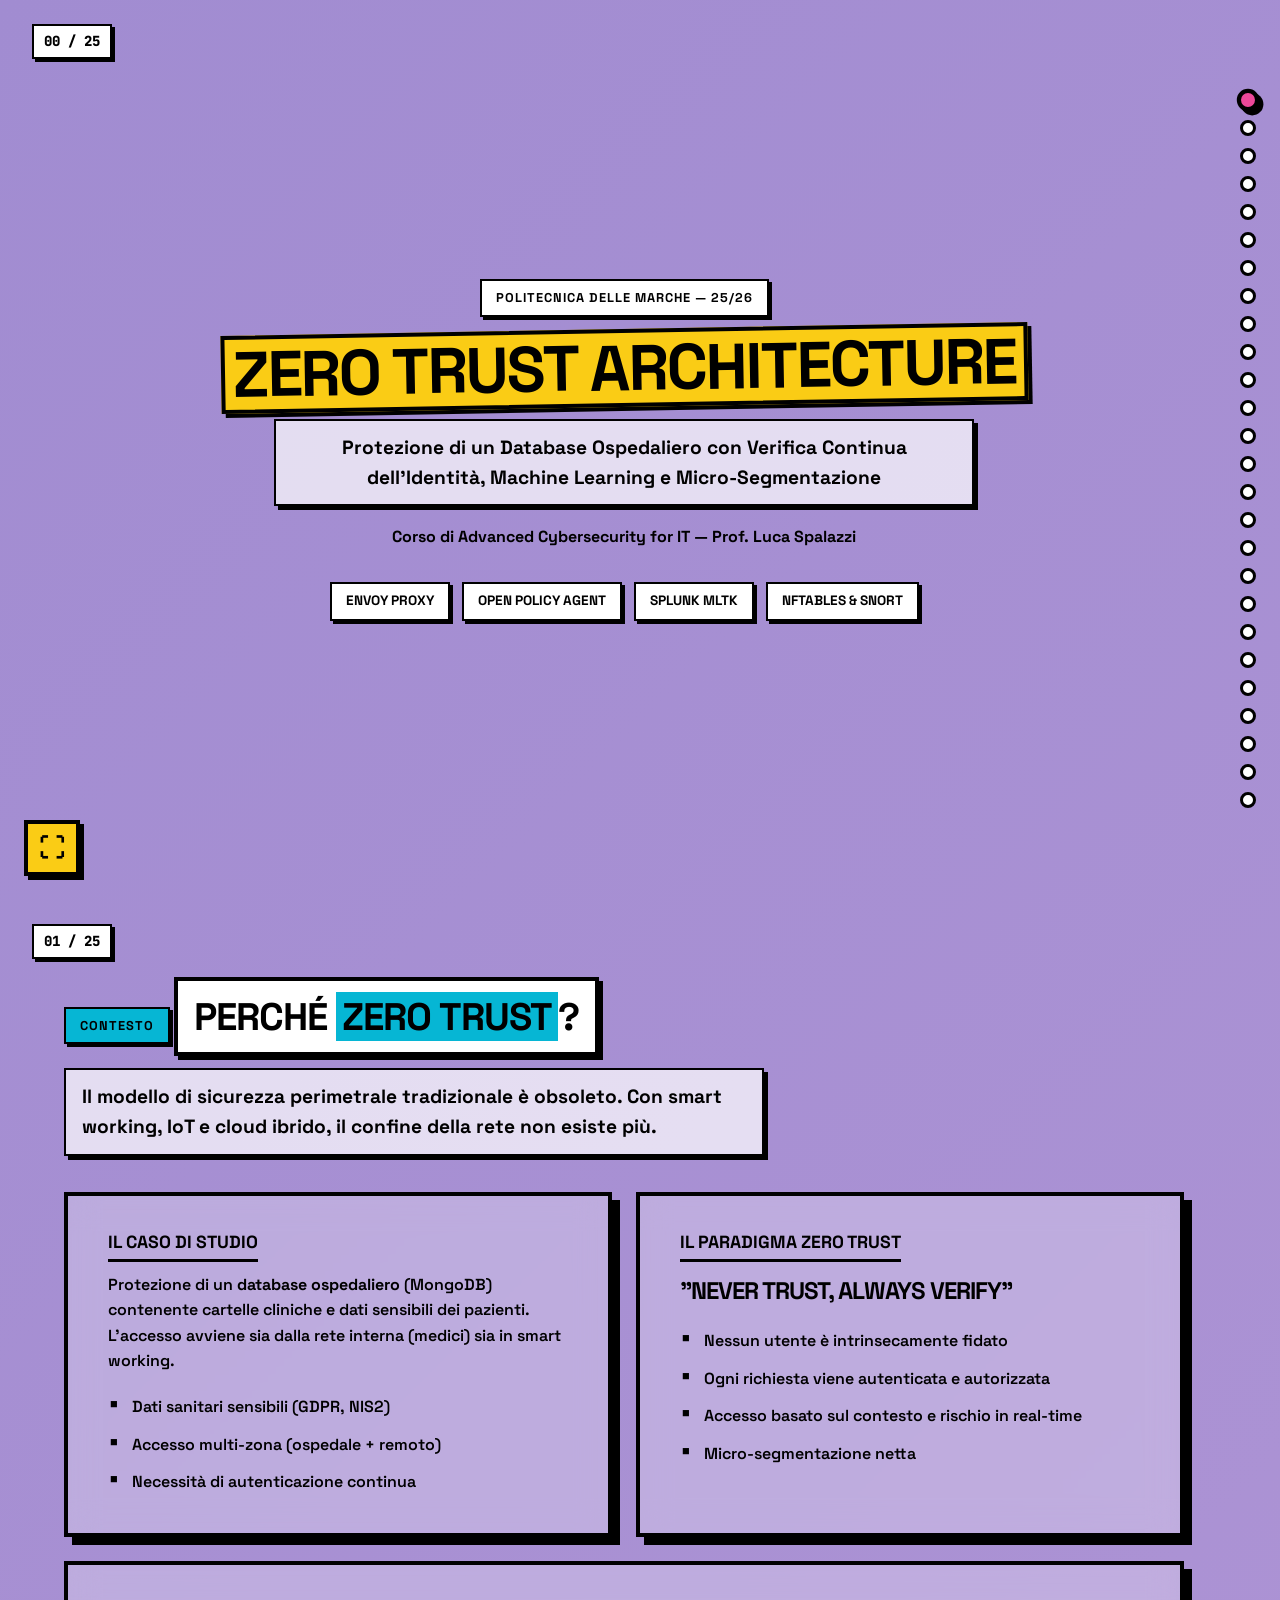
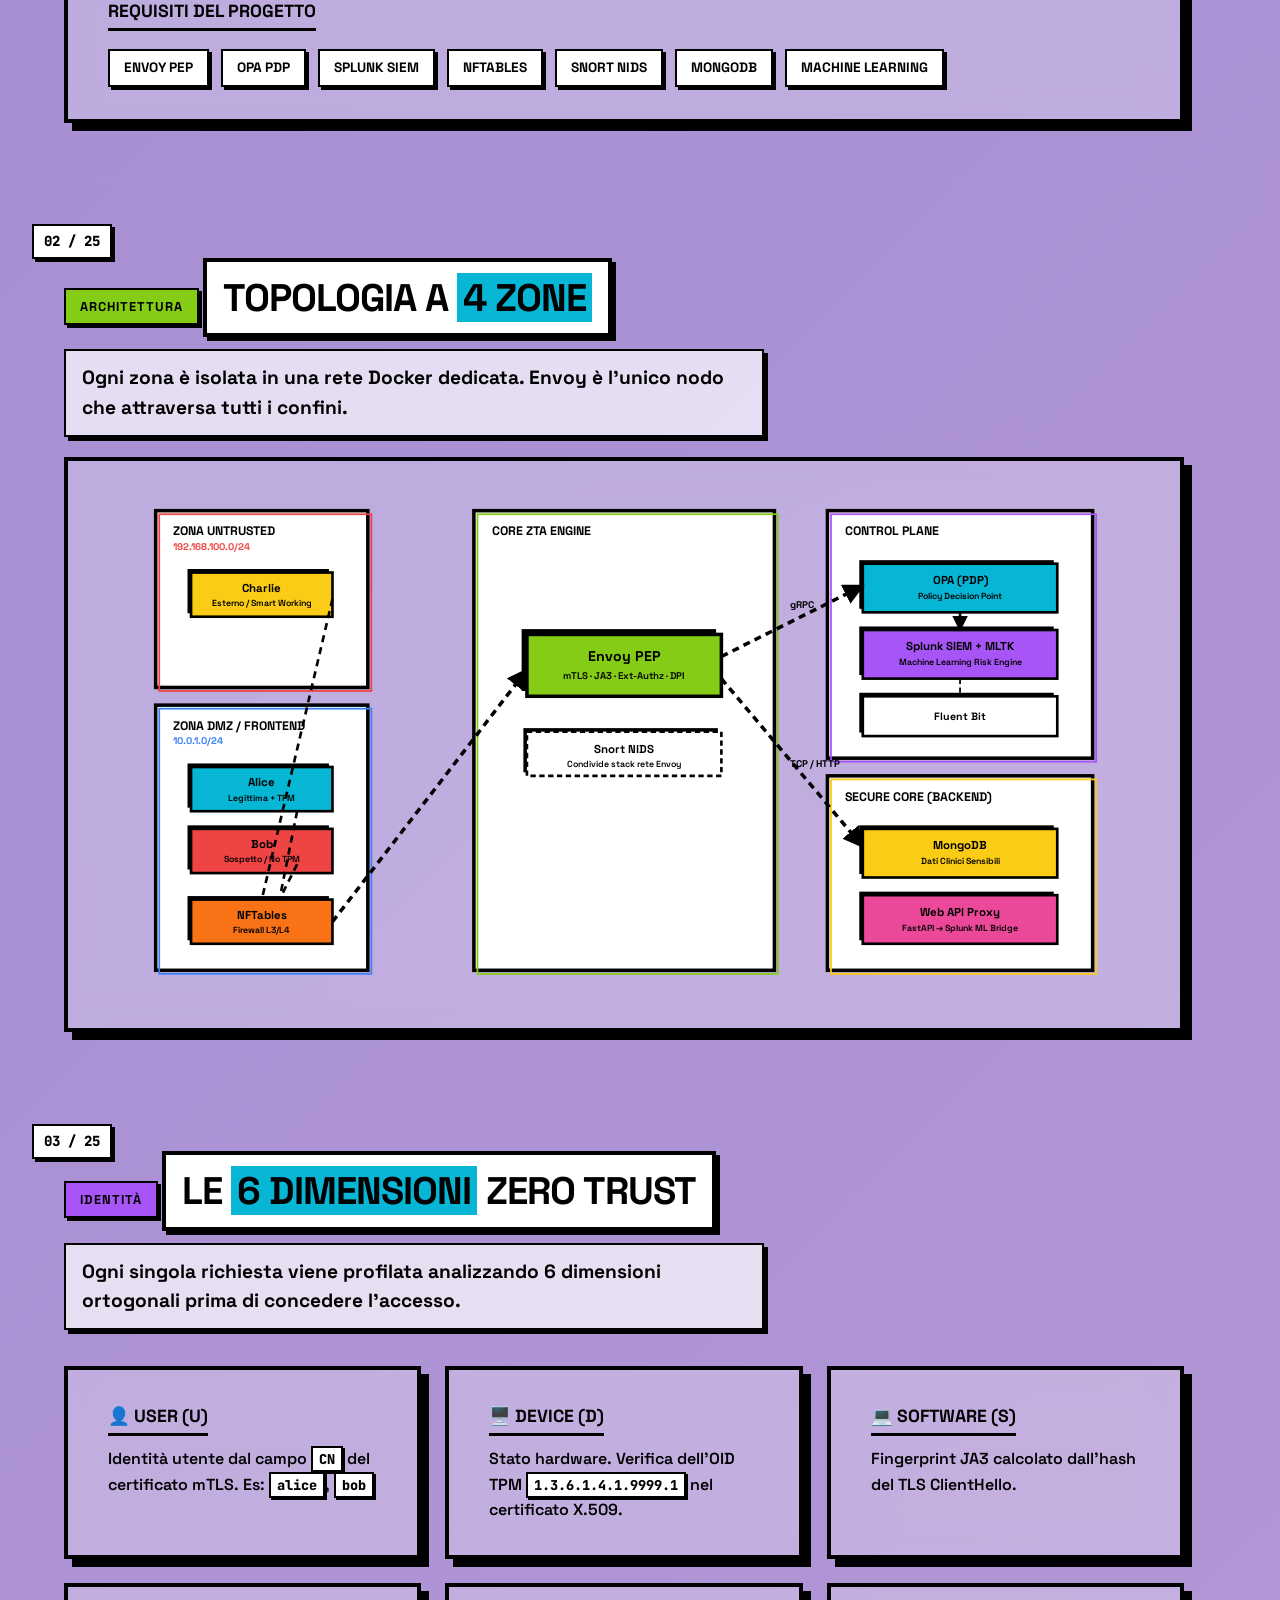
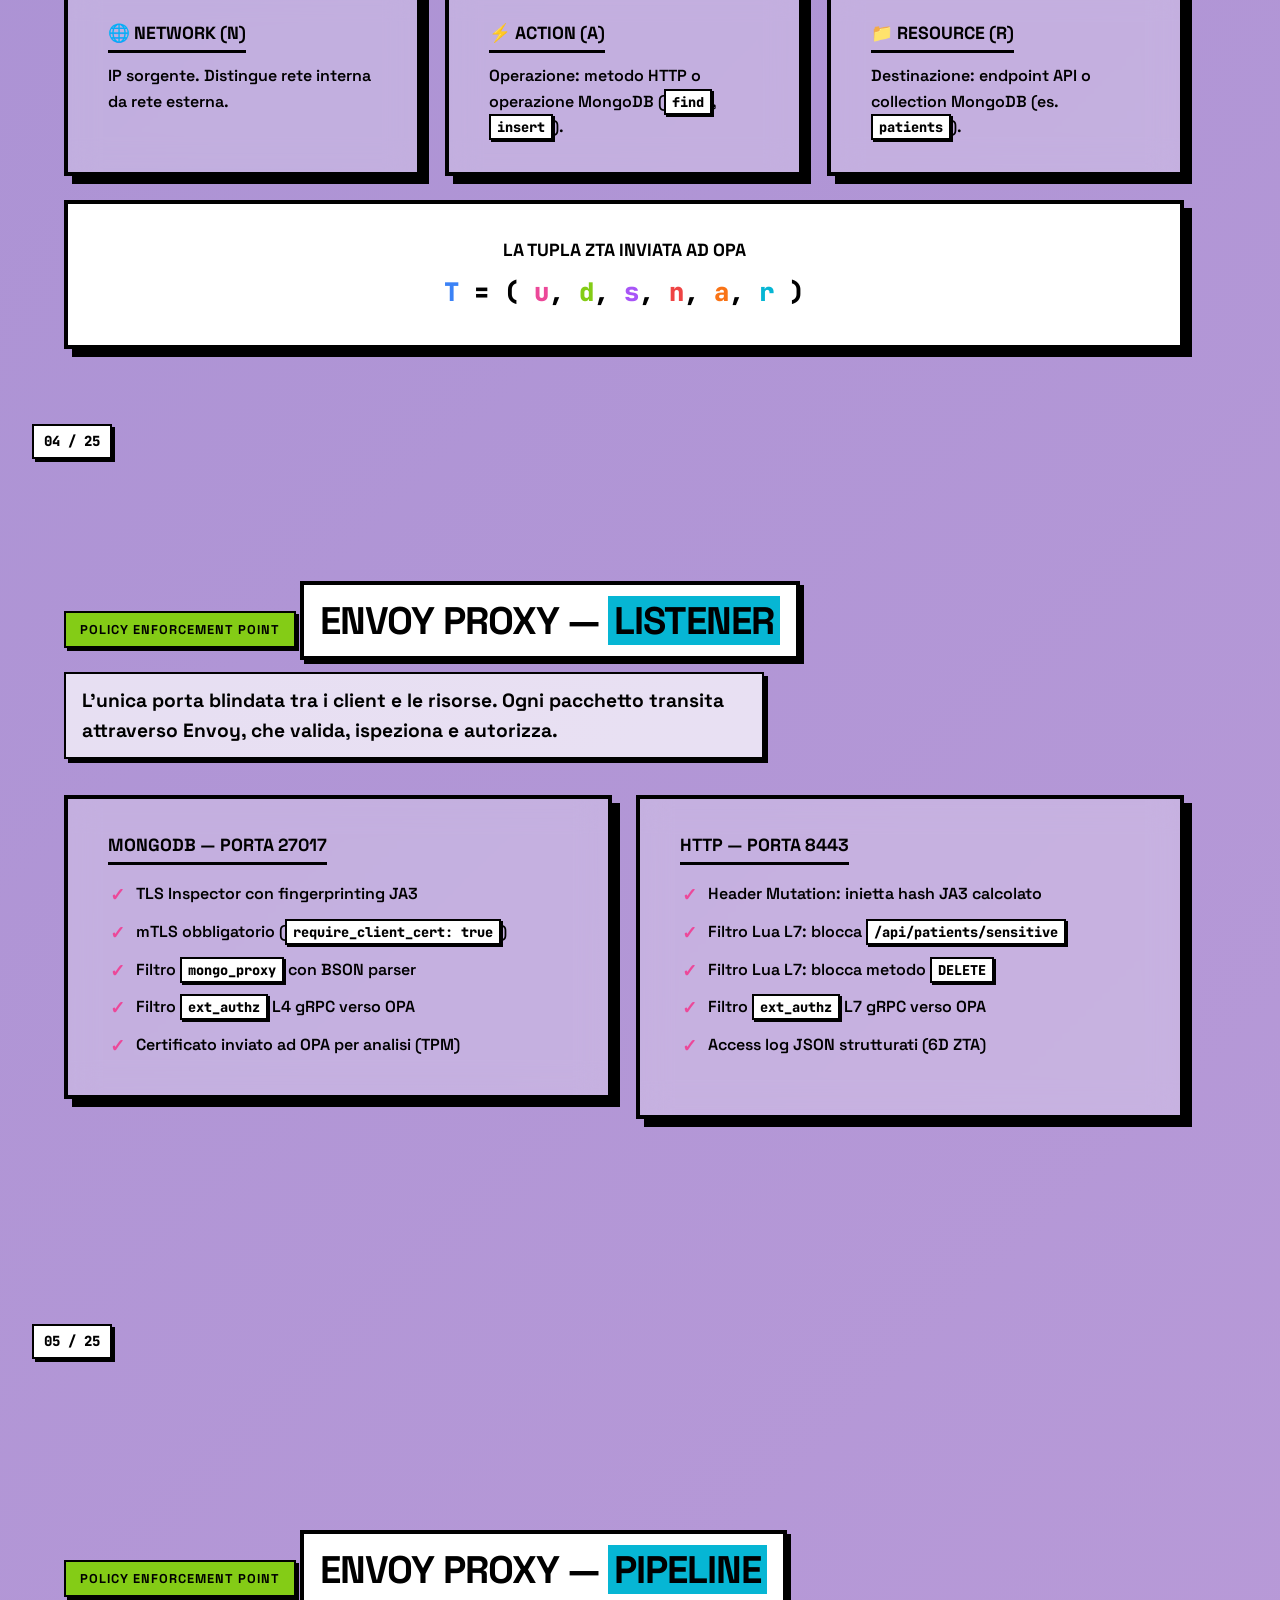
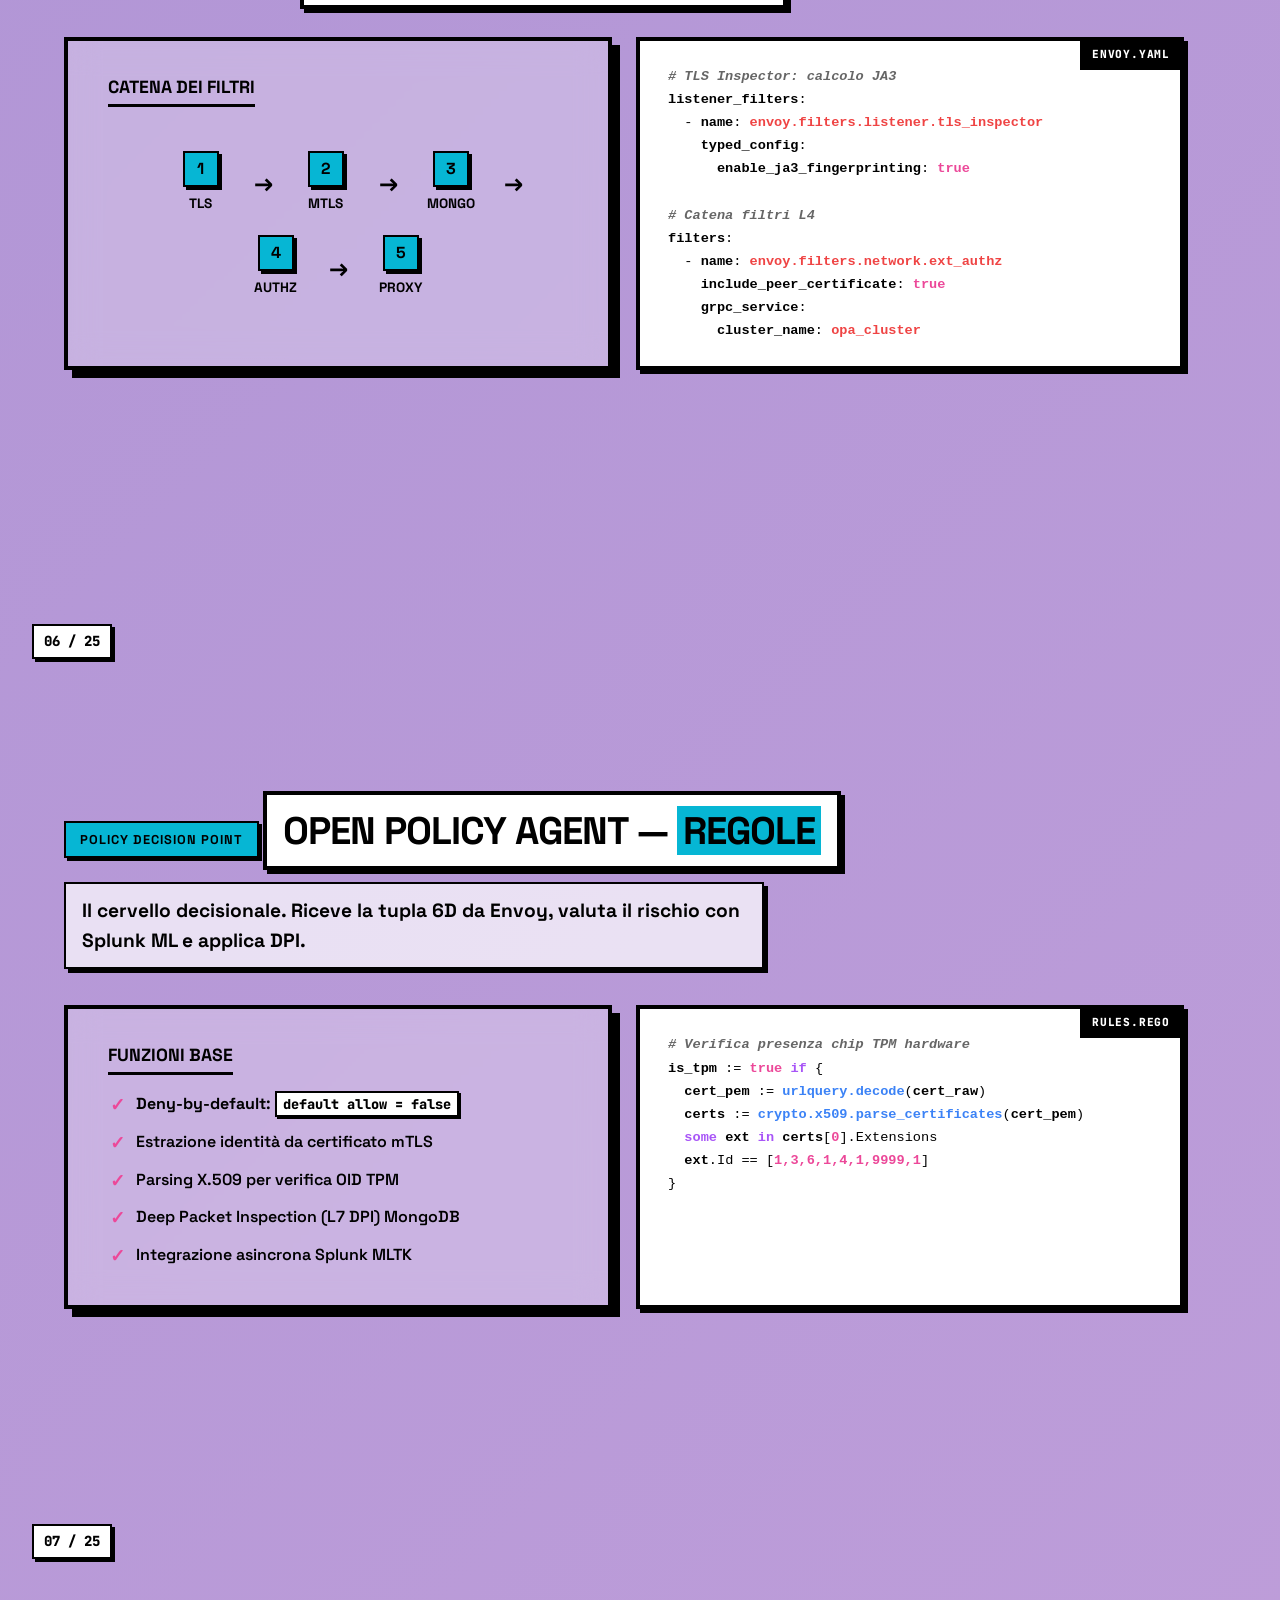
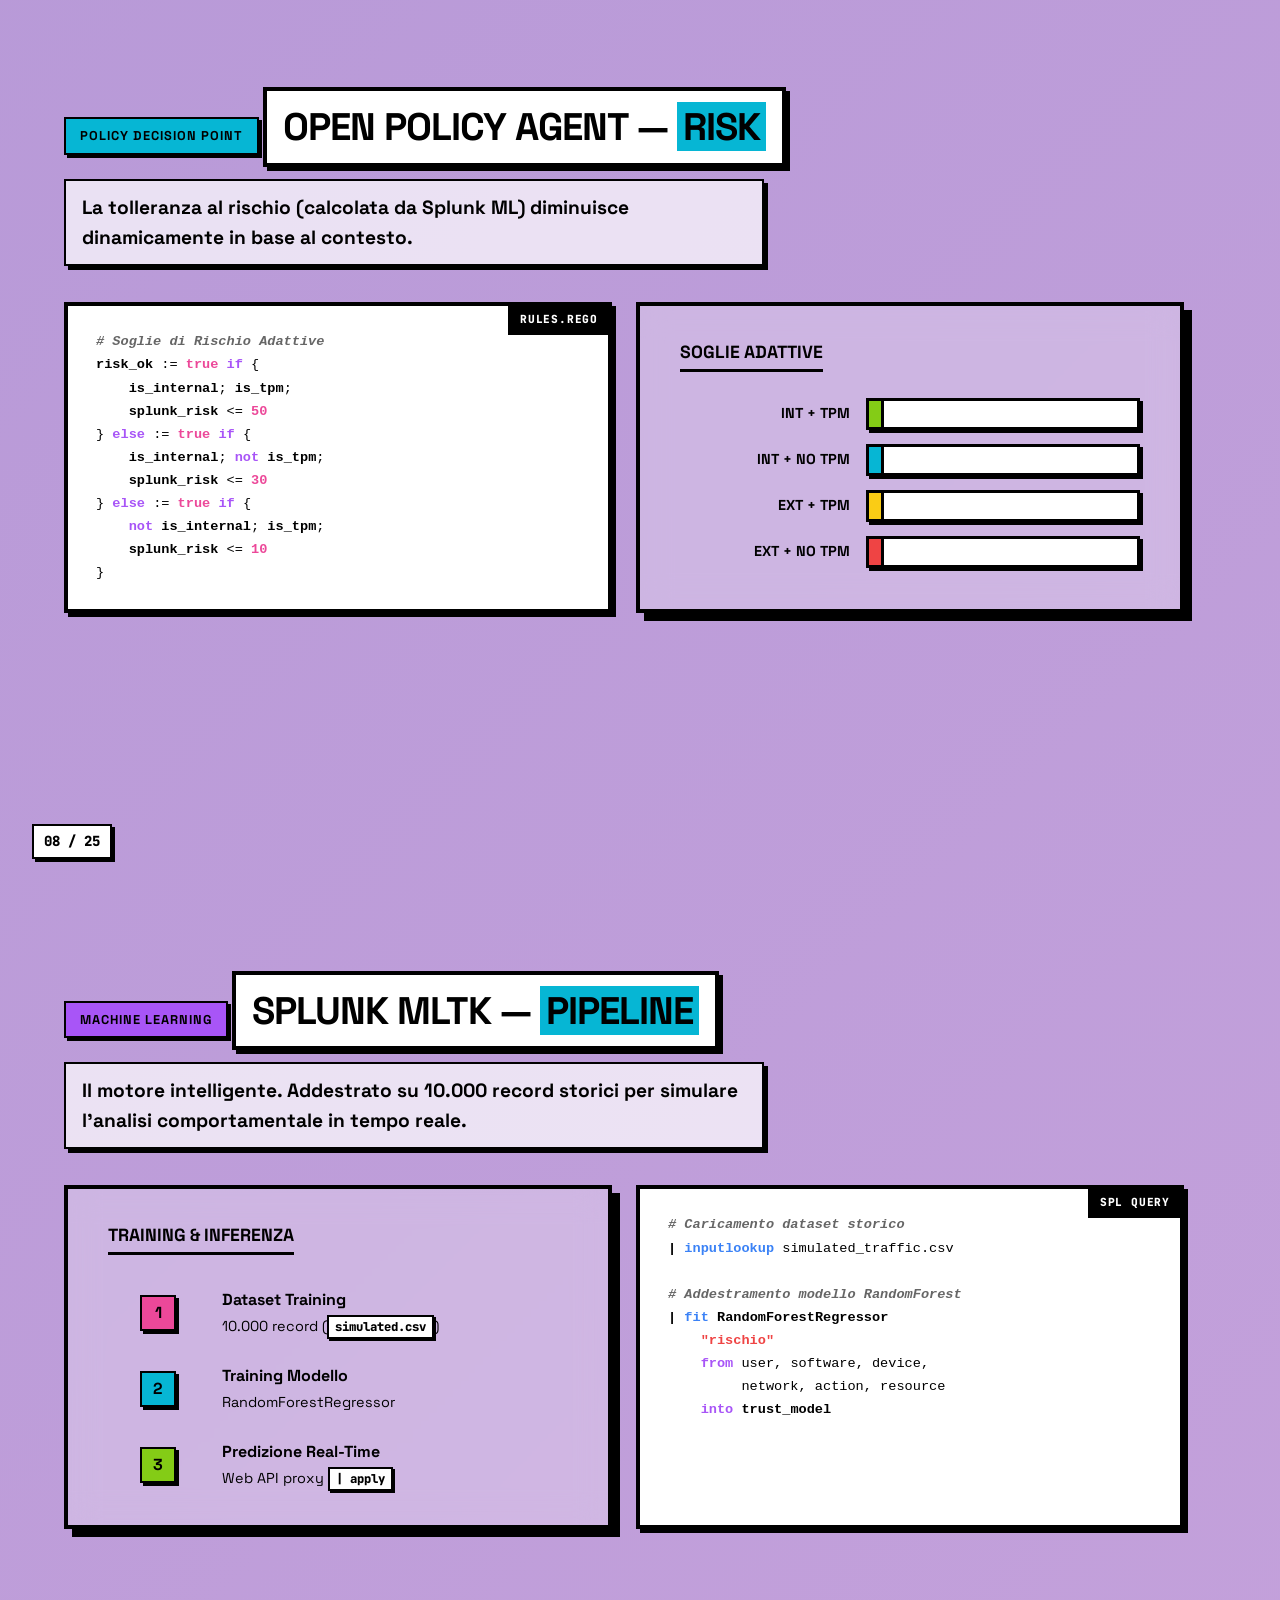
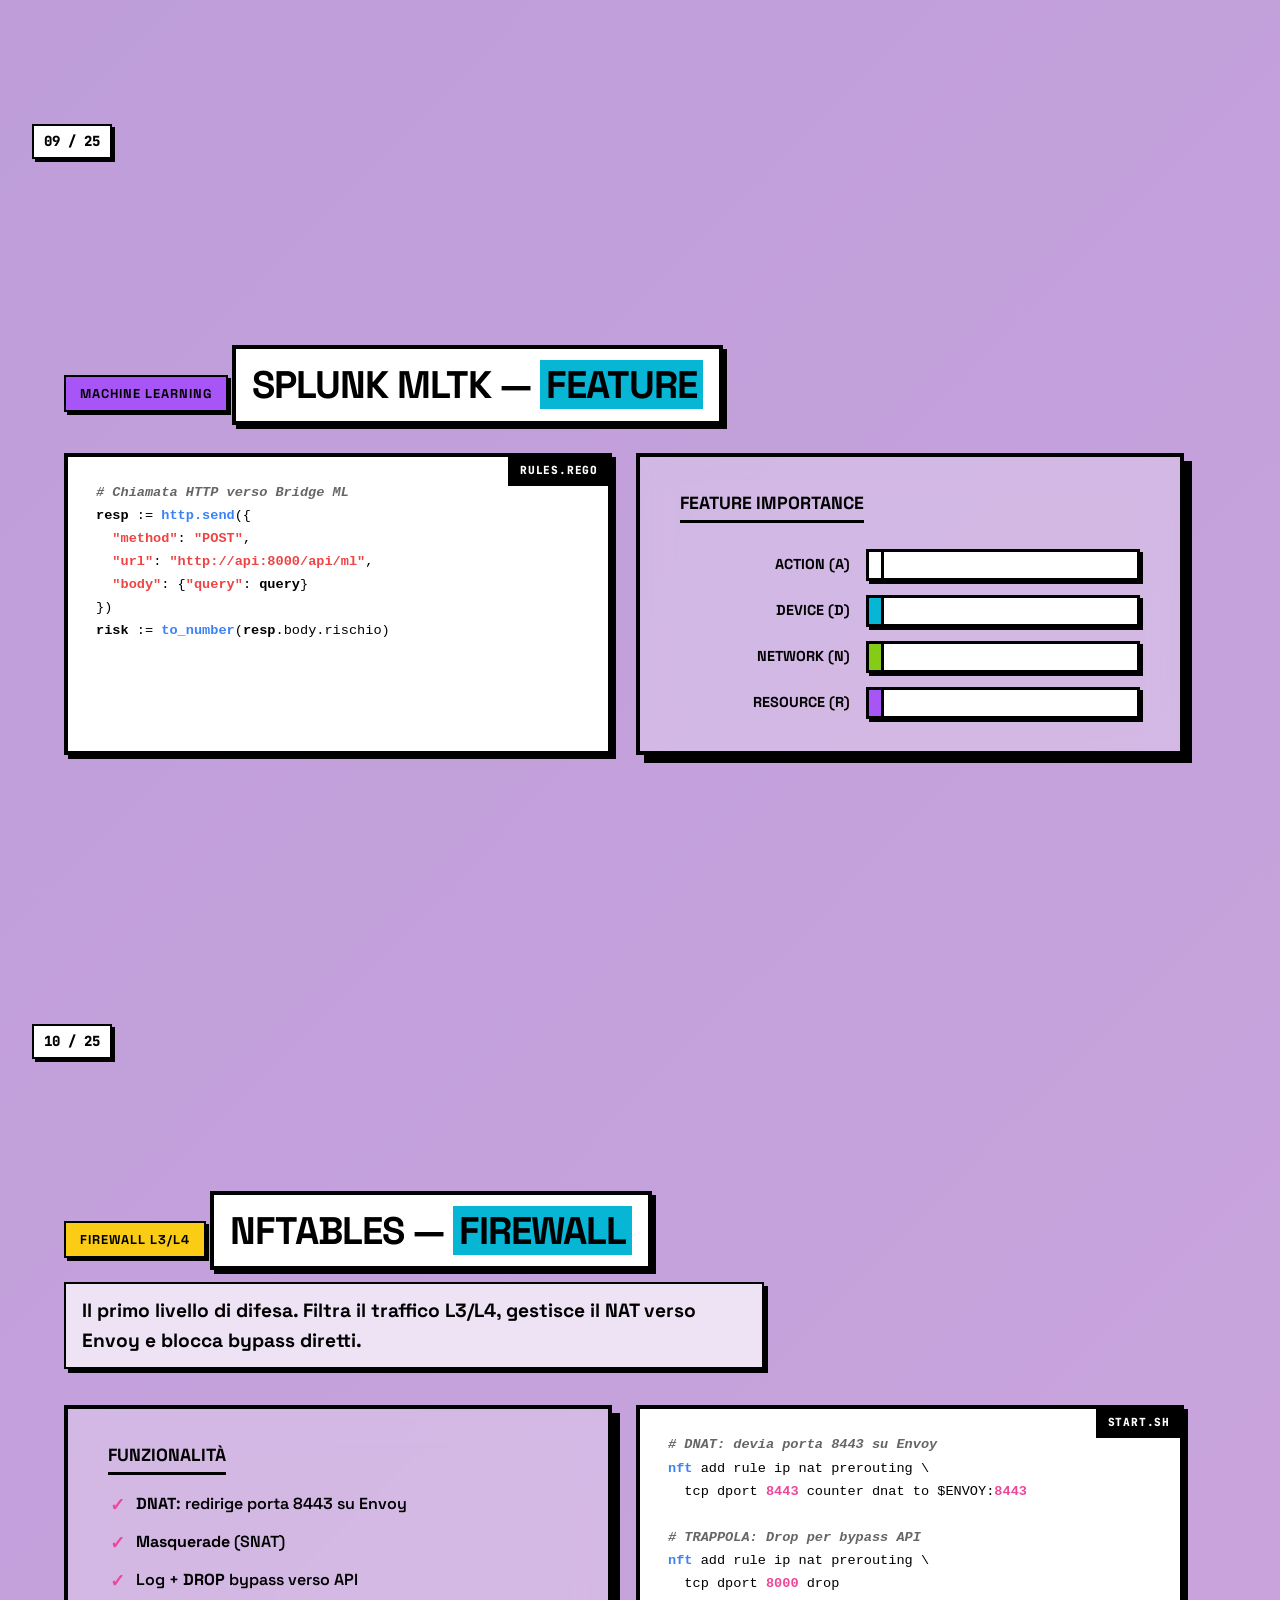
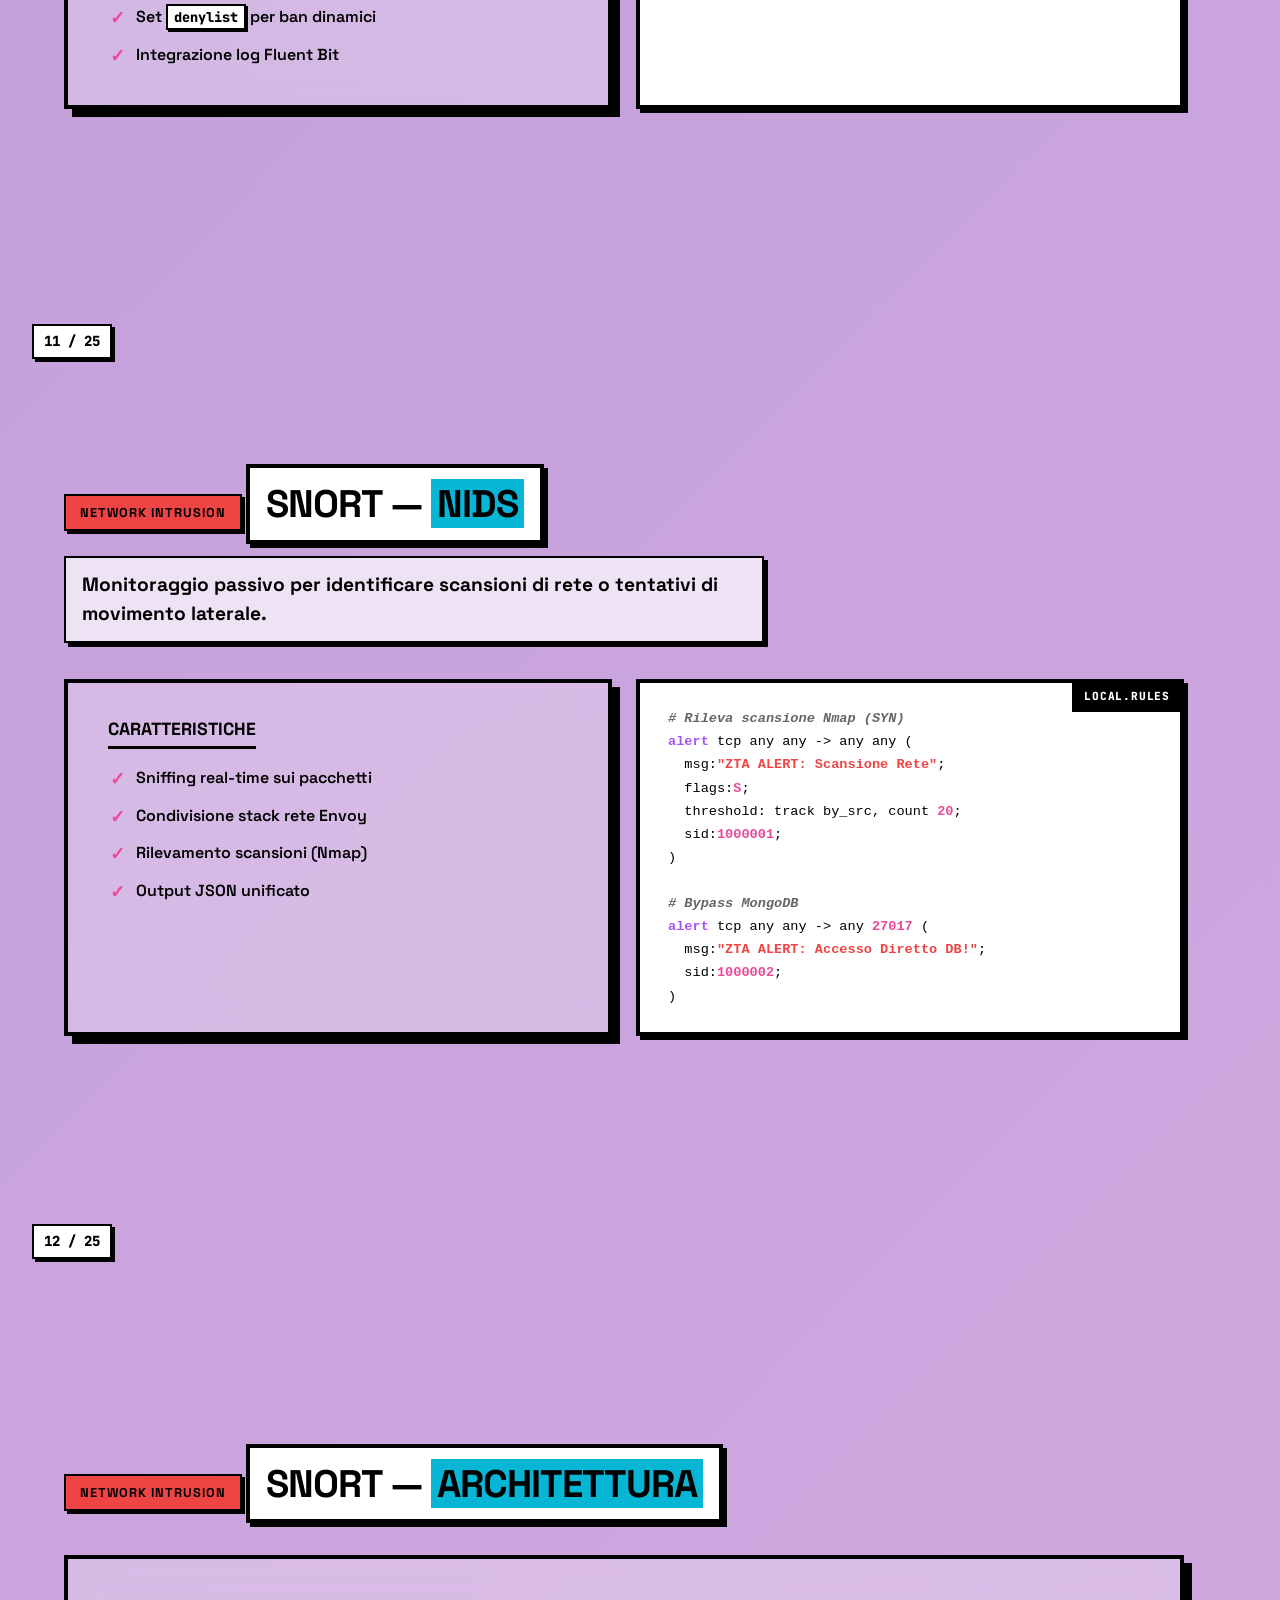
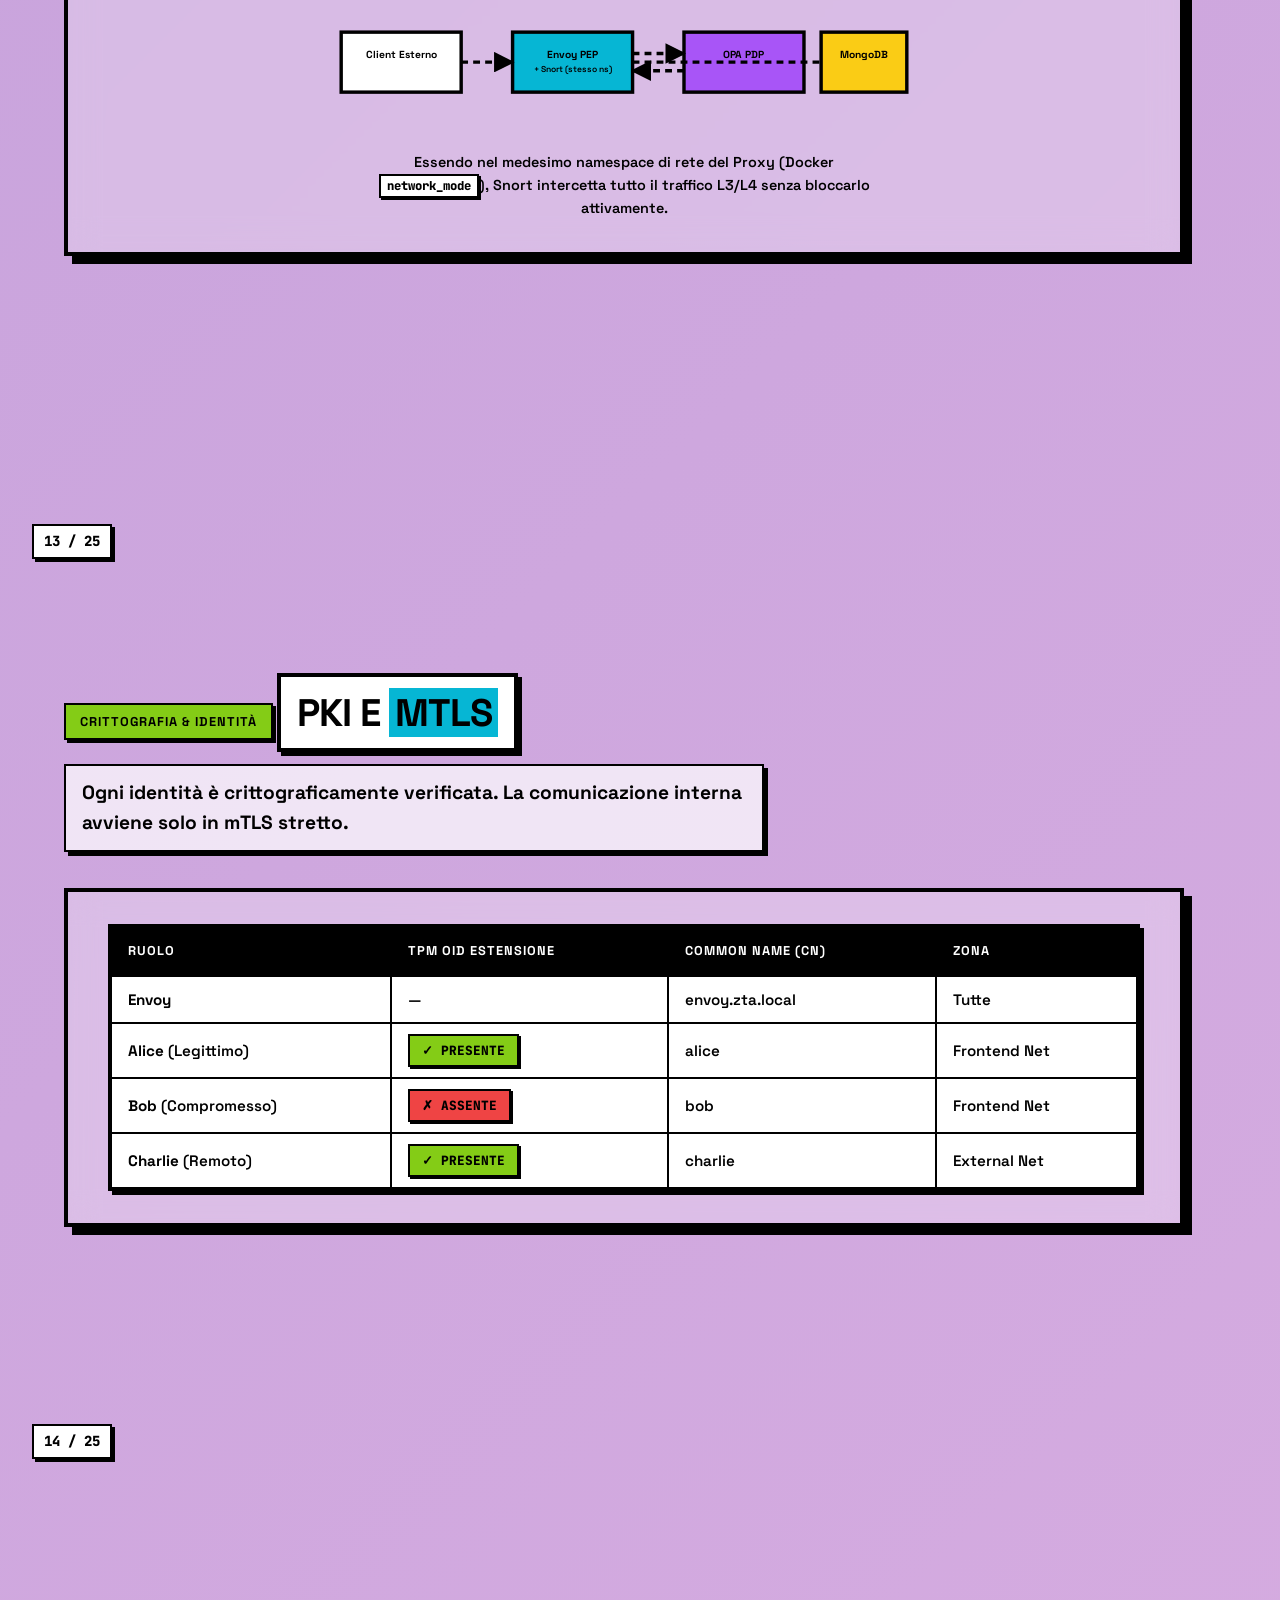
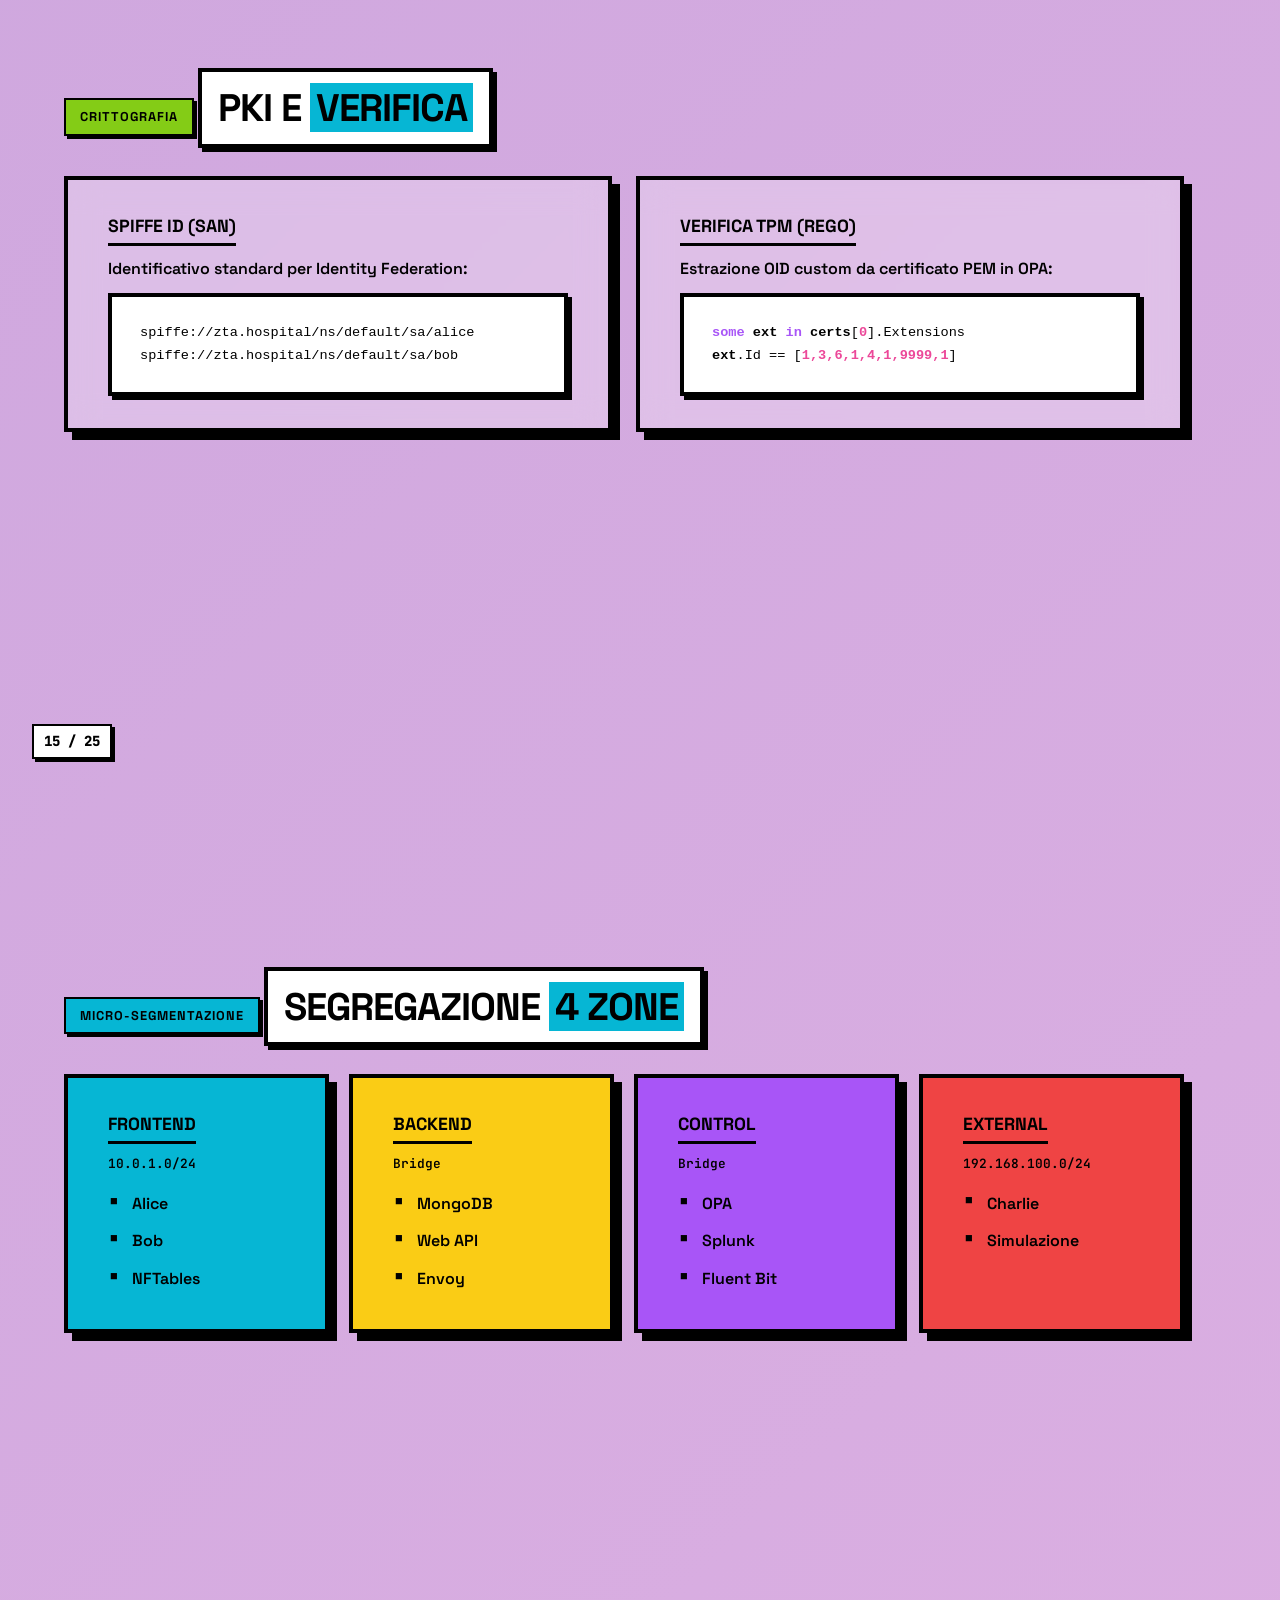
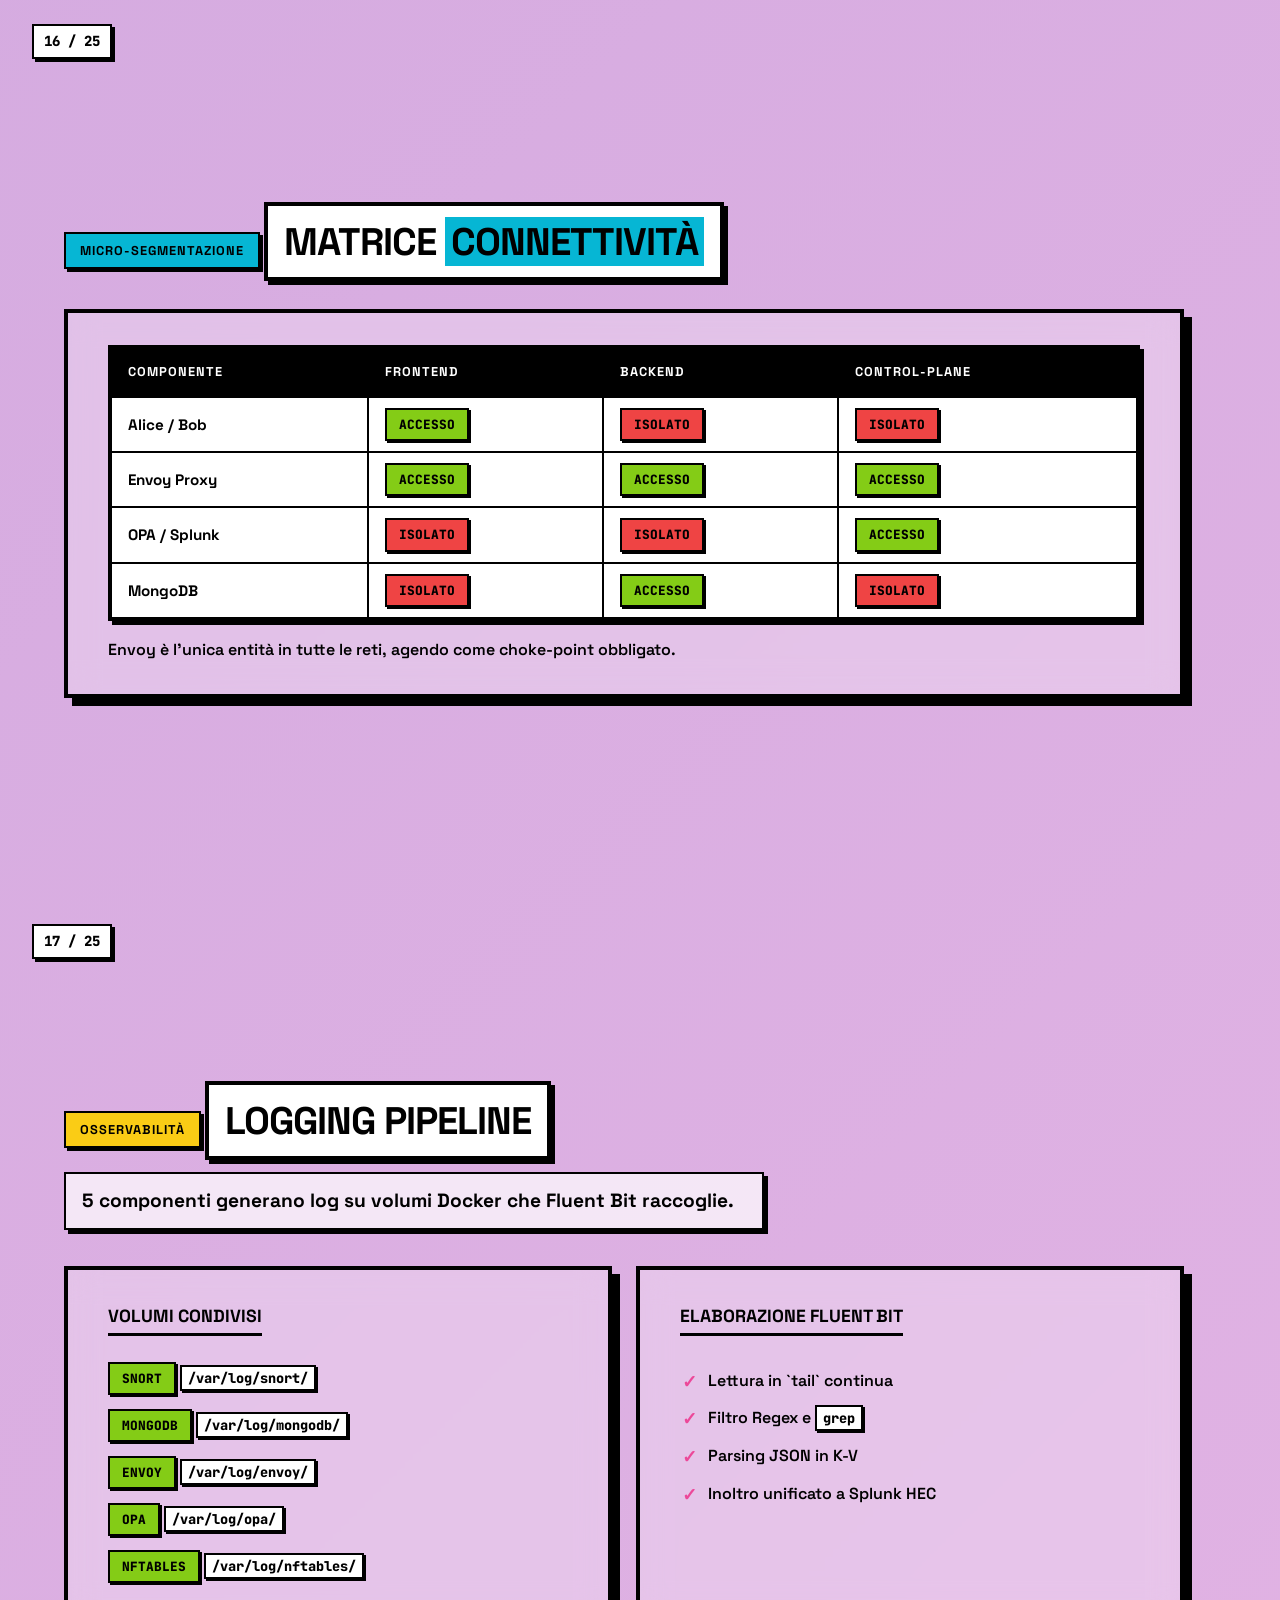
<file: presentazione1.html>
<!DOCTYPE html>
<html lang="it">

<head>
    <meta charset="UTF-8">
    <meta name="viewport" content="width=device-width, initial-scale=1.0">
    <title>Zero Trust Architecture 2026 — Presentazione Progetto</title>
    <meta name="description"
        content="Presentazione del progetto Zero Trust Architecture 2026 per il dominio ospedaliero. Envoy, OPA, Splunk MLTK, NFTables, Snort.">
    <link rel="preconnect" href="https://fonts.googleapis.com">
    <link rel="preconnect" href="https://fonts.gstatic.com" crossorigin>
    <link
        href="https://fonts.googleapis.com/css2?family=Space+Grotesk:wght@400;600;700;800&family=JetBrains+Mono:wght@400;600;800&display=swap"
        rel="stylesheet">
    <style>
        /* ============================================================
   DESIGN SYSTEM — NEO-BRUTALISM ON GLASS
   ============================================================ */
        :root {
            /* Brutalist Colors */
            --b-cyan: #06B6D4;
            --b-magenta: #EC4899;
            --b-yellow: #FACC15;
            --b-lime: #84CC16;
            --b-purple: #A855F7;
            --b-red: #EF4444;
            --b-orange: #F97316;
            --b-blue: #3B82F6;
            --b-white: #FFFFFF;
            --b-black: #000000;

            /* Glass Variables */
            --glass-bg: rgba(255, 255, 255, 0.25);
            --glass-bg-hover: rgba(255, 255, 255, 0.4);
            --glass-border: 4px solid var(--b-black);
            --glass-shadow: 8px 8px 0px var(--b-black);
            --glass-shadow-sm: 4px 4px 0px var(--b-black);
            --glass-blur: blur(16px);
        }

        *,
        *::before,
        *::after {
            box-sizing: border-box;
            margin: 0;
            padding: 0;
        }

        html {
            scroll-behavior: smooth;
            scroll-snap-type: y mandatory;
        }

        /* Moving Mesh Gradient Background */
        body {
            font-family: 'Space Grotesk', sans-serif;
            color: var(--b-black);
            overflow-x: hidden;
            line-height: 1.65;
            -webkit-font-smoothing: antialiased;

            /* Vibrant Animated Background */
            background: linear-gradient(135deg, #a18cd1 0%, #fbc2eb 25%, #84fab0 50%, #8fd3f4 75%, #fccb90 100%);
            background-size: 400% 400%;
            animation: gradientBG 20s ease infinite;
        }

        @keyframes gradientBG {
            0% {
                background-position: 0% 50%;
            }

            50% {
                background-position: 100% 50%;
            }

            100% {
                background-position: 0% 50%;
            }
        }

        code,
        .code-block,
        .pill,
        .slide-number,
        .bar-fill {
            font-family: 'JetBrains Mono', monospace;
        }

        /* ---- PROGRESS BAR ---- */
        #progress-bar {
            position: fixed;
            top: 0;
            left: 0;
            height: 8px;
            background: var(--b-black);
            width: 0%;
            z-index: 1001;
            transition: width 0.1s ease-out;
            border-bottom: 2px solid var(--b-white);
        }

        /* ---- FLOATING FULLSCREEN BTN ---- */
        #fs-btn {
            position: fixed;
            bottom: 24px;
            left: 24px;
            background: var(--b-yellow);
            color: var(--b-black);
            border: var(--glass-border);
            border-radius: 0;
            width: 56px;
            height: 56px;
            font-size: 1.6rem;
            font-weight: 800;
            cursor: pointer;
            z-index: 1000;
            box-shadow: var(--glass-shadow-sm);
            transition: all 0.2s;
            display: flex;
            align-items: center;
            justify-content: center;
        }

        #fs-btn:hover {
            background: var(--b-magenta);
            transform: translate(-4px, -4px);
            box-shadow: var(--glass-shadow);
        }

        #fs-btn:active {
            transform: translate(0, 0);
            box-shadow: 0 0 0 var(--b-black);
        }

        /* ---- SLIDE CONTAINER ---- */
        .slide {
            min-height: 100vh;
            max-height: 100vh;
            display: flex;
            flex-direction: column;
            justify-content: center;
            padding: 52px 96px 52px 64px;
            /* extra right padding for dots */
            position: relative;
            overflow-y: auto;
            overflow-x: hidden;
            scroll-snap-align: start;
            scroll-snap-stop: always;
        }

        .slide-number {
            position: absolute;
            top: 24px;
            left: 32px;
            font-size: 14px;
            font-weight: 800;
            color: var(--b-black);
            background: var(--b-white);
            border: 2px solid var(--b-black);
            padding: 4px 10px;
            box-shadow: 3px 3px 0px var(--b-black);
        }

        /* ---- TYPOGRAPHY ---- */
        h1 {
            font-size: clamp(3rem, 5vw, 4.5rem);
            font-weight: 800;
            letter-spacing: -2px;
            line-height: 1.1;
            margin-bottom: 20px;
            color: var(--b-black);
            text-transform: uppercase;
        }

        h1 .gradient-text {
            background: var(--b-yellow);
            padding: 0 8px;
            border: 4px solid var(--b-black);
            box-shadow: var(--glass-shadow-sm);
            display: inline-block;
            transform: rotate(-1deg);
        }

        h2 {
            font-size: clamp(1.8rem, 3vw, 2.5rem);
            font-weight: 800;
            letter-spacing: -1px;
            margin-bottom: 12px;
            color: var(--b-black);
            text-transform: uppercase;
            background: var(--b-white);
            display: inline-block;
            padding: 4px 16px;
            border: var(--glass-border);
            box-shadow: var(--glass-shadow-sm);
        }

        h2 .accent {
            background: var(--b-cyan);
            padding: 0 6px;
        }

        h3 {
            font-size: 1.1rem;
            font-weight: 800;
            margin-bottom: 10px;
            color: var(--b-black);
            text-transform: uppercase;
            border-bottom: 3px solid var(--b-black);
            display: inline-block;
            padding-bottom: 2px;
        }

        p,
        li {
            font-size: 1rem;
            font-weight: 600;
            color: var(--b-black);
            line-height: 1.6;
        }

        .subtitle {
            font-size: 1.2rem;
            font-weight: 700;
            background: rgba(255, 255, 255, 0.7);
            padding: 12px 16px;
            border: 2px solid var(--b-black);
            max-width: 700px;
            margin-bottom: 20px;
            line-height: 1.55;
            box-shadow: 4px 4px 0px var(--b-black);
        }

        .tag {
            display: inline-block;
            padding: 6px 14px;
            font-size: 0.8rem;
            font-weight: 800;
            letter-spacing: 1px;
            text-transform: uppercase;
            margin-bottom: 12px;
            border: 2px solid var(--b-black);
            box-shadow: 3px 3px 0px var(--b-black);
            color: var(--b-black);
        }

        .tag-navy {
            background: var(--b-white);
        }

        .tag-blue {
            background: var(--b-cyan);
        }

        .tag-teal {
            background: var(--b-lime);
        }

        .tag-amber {
            background: var(--b-yellow);
        }

        .tag-red {
            background: var(--b-red);
        }

        .tag-green {
            background: var(--b-lime);
        }

        .tag-purple {
            background: var(--b-purple);
        }

        /* ---- CARDS (Glass-Brutalism) ---- */
        .card {
            background: var(--glass-bg);
            backdrop-filter: var(--glass-blur);
            -webkit-backdrop-filter: var(--glass-blur);
            border: var(--glass-border);
            padding: 32px 40px;
            box-shadow: var(--glass-shadow);
            transition: transform 0.2s ease, box-shadow 0.2s ease;
            position: relative;
        }

        .card:hover {
            transform: translate(-4px, -4px);
            box-shadow: 12px 12px 0px var(--b-black);
            background: var(--glass-bg-hover);
        }

        /* Grid layouts */
        .grid-2 {
            display: grid;
            grid-template-columns: 1fr 1fr;
            gap: 24px;
        }

        .grid-3 {
            display: grid;
            grid-template-columns: repeat(3, 1fr);
            gap: 24px;
        }

        .grid-4 {
            display: grid;
            grid-template-columns: repeat(4, 1fr);
            gap: 20px;
        }

        /* ---- CODE ---- */
        .code-block {
            background: var(--b-white);
            border: var(--glass-border);
            padding: 24px 28px;
            font-size: 0.85rem;
            line-height: 1.7;
            overflow-x: auto;
            position: relative;
            color: var(--b-black);
            box-shadow: var(--glass-shadow-sm);
        }

        .code-block .code-label {
            position: absolute;
            top: -2px;
            right: -2px;
            font-size: 0.7rem;
            font-weight: 800;
            letter-spacing: 0.8px;
            text-transform: uppercase;
            color: var(--b-white);
            background: var(--b-black);
            padding: 4px 10px;
            border: 2px solid var(--b-black);
        }

        .kw {
            color: var(--b-purple);
            font-weight: 800;
        }

        .fn {
            color: var(--b-blue);
            font-weight: 800;
        }

        .str {
            color: var(--b-red);
            font-weight: 600;
        }

        .cm {
            color: #666;
            font-style: italic;
            font-weight: 600;
        }

        .num {
            color: var(--b-magenta);
            font-weight: 800;
        }

        .op {
            color: var(--b-black);
            font-weight: 800;
        }

        .var {
            color: var(--b-black);
            font-weight: 600;
        }

        /* ---- BADGES ---- */
        .icon-badge {
            display: inline-flex;
            align-items: center;
            gap: 6px;
            padding: 6px 14px;
            font-size: 0.85rem;
            font-weight: 800;
            border: 2px solid var(--b-black);
            background: var(--b-white);
            color: var(--b-black);
            box-shadow: 3px 3px 0px var(--b-black);
            text-transform: uppercase;
        }

        /* ---- SVG DIAGRAM ---- */
        .diagram-container {
            background: var(--glass-bg);
            backdrop-filter: var(--glass-blur);
            -webkit-backdrop-filter: var(--glass-blur);
            border: var(--glass-border);
            padding: 32px;
            text-align: center;
            box-shadow: var(--glass-shadow);
        }

        .diagram-container svg {
            max-width: 100%;
            height: auto;
            max-height: 55vh;
        }

        /* SVG Flow Animation */
        .flow-line {
            stroke-dasharray: 8 6;
            animation: flow 1s linear infinite;
        }

        @keyframes flow {
            to {
                stroke-dashoffset: -14;
            }
        }

        /* ---- FLOW STEPS ---- */
        .flow-steps {
            display: flex;
            align-items: center;
            gap: 0;
            flex-wrap: wrap;
            justify-content: center;
        }

        .flow-step {
            display: flex;
            flex-direction: column;
            align-items: center;
            gap: 6px;
            padding: 10px 14px;
            min-width: 100px;
            text-align: center;
        }

        .flow-step .step-num {
            width: 36px;
            height: 36px;
            background: var(--b-cyan);
            border: 2px solid var(--b-black);
            box-shadow: 3px 3px 0px var(--b-black);
            color: var(--b-black);
            font-weight: 800;
            font-size: 1rem;
            display: flex;
            align-items: center;
            justify-content: center;
        }

        .flow-step .step-label {
            font-size: 0.85rem;
            font-weight: 800;
            color: var(--b-black);
            text-transform: uppercase;
        }

        .flow-step .step-desc {
            font-size: 0.75rem;
            font-weight: 600;
            color: var(--b-black);
            max-width: 110px;
        }

        .flow-arrow {
            font-size: 1.5rem;
            font-weight: 900;
            color: var(--b-black);
            margin: 0 3px;
            flex-shrink: 0;
        }

        /* ---- TABLE ---- */
        .data-table {
            width: 100%;
            border-collapse: collapse;
            font-size: 0.95rem;
            background: var(--b-white);
            border: var(--glass-border);
            box-shadow: var(--glass-shadow-sm);
        }

        .data-table th {
            padding: 12px 16px;
            text-align: left;
            font-weight: 800;
            font-size: 0.8rem;
            letter-spacing: 1px;
            text-transform: uppercase;
            color: var(--b-white);
            border-bottom: 4px solid var(--b-black);
            border-right: 2px solid var(--b-black);
            background: var(--b-black);
        }

        .data-table td {
            padding: 10px 16px;
            border-bottom: 2px solid var(--b-black);
            border-right: 2px solid var(--b-black);
            color: var(--b-black);
            font-weight: 600;
        }

        .data-table tr:hover td {
            background: var(--b-cyan);
        }

        /* ---- STATUS PILLS ---- */
        .pill {
            display: inline-flex;
            align-items: center;
            gap: 4px;
            padding: 4px 12px;
            font-size: 0.8rem;
            font-weight: 800;
            text-transform: uppercase;
            border: 2px solid var(--b-black);
            box-shadow: 2px 2px 0px var(--b-black);
            color: var(--b-black);
        }

        .pill-green {
            background: var(--b-lime);
        }

        .pill-amber {
            background: var(--b-yellow);
        }

        .pill-red {
            background: var(--b-red);
        }

        .pill-blue {
            background: var(--b-cyan);
        }

        /* ---- BAR CHART ---- */
        .bar-chart {
            display: flex;
            flex-direction: column;
            gap: 14px;
        }

        .bar-row {
            display: flex;
            align-items: center;
            gap: 16px;
        }

        .bar-label {
            flex: 0 0 170px;
            font-size: 0.9rem;
            font-weight: 800;
            color: var(--b-black);
            text-align: right;
            text-transform: uppercase;
        }

        .bar-track {
            flex: 1;
            height: 32px;
            background: var(--b-white);
            border: 3px solid var(--b-black);
            box-shadow: 3px 3px 0px var(--b-black);
            overflow: hidden;
        }

        .bar-fill {
            height: 100%;
            display: flex;
            align-items: center;
            justify-content: flex-end;
            padding-right: 12px;
            font-size: 0.8rem;
            font-weight: 800;
            color: var(--b-black);
            transition: width 1.2s cubic-bezier(.4, 0, .2, 1);
            width: 0%;
            border-right: 3px solid var(--b-black);
        }

        .bar-fill.navy {
            background: var(--b-white);
        }

        .bar-fill.blue {
            background: var(--b-cyan);
        }

        .bar-fill.teal {
            background: var(--b-lime);
        }

        .bar-fill.amber {
            background: var(--b-yellow);
        }

        .bar-fill.red {
            background: var(--b-red);
        }

        .bar-fill.purple {
            background: var(--b-purple);
        }

        /* ---- LISTS ---- */
        ul.feature-list {
            list-style: none;
            padding: 0;
        }

        ul.feature-list li {
            padding: 6px 0;
            padding-left: 24px;
            position: relative;
            font-size: 1rem;
        }

        ul.feature-list li::before {
            content: '■';
            position: absolute;
            left: 2px;
            top: 6px;
            color: var(--b-black);
            font-size: 0.8rem;
        }

        ul.check-list {
            list-style: none;
            padding: 0;
        }

        ul.check-list li {
            padding: 6px 0;
            padding-left: 28px;
            position: relative;
            font-size: 1rem;
        }

        ul.check-list li::before {
            content: '✓';
            position: absolute;
            left: 2px;
            color: var(--b-magenta);
            font-weight: 900;
            font-size: 1.1rem;
        }

        /* ---- DOTS NAVIGATION (Reveal.js Style) ---- */
        .dots-nav {
            position: fixed;
            right: 24px;
            top: 50%;
            transform: translateY(-50%);
            display: flex;
            flex-direction: column;
            gap: 12px;
            z-index: 1000;
        }

        .dot {
            width: 16px;
            height: 16px;
            background: var(--b-white);
            border: 3px solid var(--b-black);
            border-radius: 50%;
            transition: all 0.2s;
            cursor: pointer;
            display: block;
        }

        .dot:hover {
            background: var(--b-yellow);
            transform: scale(1.3);
        }

        .dot.active {
            background: var(--b-magenta);
            box-shadow: 3px 3px 0px var(--b-black);
            transform: scale(1.4);
        }

        /* Tooltip for dots */
        .dot::after {
            content: attr(title);
            position: absolute;
            right: 30px;
            top: 50%;
            transform: translateY(-50%);
            background: var(--b-black);
            color: var(--b-white);
            padding: 4px 10px;
            font-size: 12px;
            font-weight: 800;
            text-transform: uppercase;
            white-space: nowrap;
            opacity: 0;
            pointer-events: none;
            transition: opacity 0.2s;
            border: 2px solid var(--b-black);
        }

        .dot:hover::after {
            opacity: 1;
        }

        /* ---- HERO SLIDE ---- */
        .hero-slide {
            justify-content: center;
            align-items: center;
            text-align: center;
            background: transparent;
        }

        .hero-slide h1 {
            margin-bottom: 12px;
        }

        .hero-badge-row {
            display: flex;
            gap: 12px;
            justify-content: center;
            flex-wrap: wrap;
            margin-top: 32px;
        }

        /* ---- SECTION DIVIDER ---- */
        .section-divider {
            display: none;
            /* Removed in favor of dots nav */
        }

        /* ---- ANIMATIONS ---- */
        .animate-in {
            opacity: 0;
            transform: translateY(24px);
            transition: opacity 0.55s cubic-bezier(.4, 0, .2, 1), transform 0.55s cubic-bezier(.4, 0, .2, 1);
        }

        .animate-in.visible {
            opacity: 1;
            transform: translateY(0);
        }

        /* ---- INLINE CODE ---- */
        code {
            font-size: 0.85em;
            background: var(--b-white);
            padding: 2px 6px;
            color: var(--b-black);
            border: 2px solid var(--b-black);
            box-shadow: 2px 2px 0px var(--b-black);
            font-weight: 800;
        }

        /* ---- RESPONSIVE ---- */
        @media (max-width: 1024px) {
            .slide {
                padding: 48px 64px 48px 32px;
            }

            .grid-2,
            .grid-3,
            .grid-4 {
                grid-template-columns: 1fr;
            }

            .flow-steps {
                flex-direction: column;
            }

            .flow-arrow {
                transform: rotate(90deg);
            }
        }

        /* ---- Print ---- */
        @media print {

            #progress-bar,
            #fs-btn,
            .dots-nav {
                display: none;
            }

            .slide {
                page-break-after: always;
                padding: 30px;
                min-height: auto;
                max-height: none;
            }
        }
    </style>
</head>

<body>

    <div id="progress-bar"></div>
    <button id="fs-btn" title="Toggle Fullscreen">⛶</button>

    <!-- ============================================================
     NAVIGATION (DOTS)
     ============================================================ -->
    <nav class="dots-nav" id="navbar">
        <a href="#slide-0" title="Home" class="dot"></a>
        <a href="#slide-1" title="Contesto" class="dot"></a>
        <a href="#slide-2" title="Architettura" class="dot"></a>
        <a href="#slide-3" title="6 Dimensioni" class="dot"></a>
        <a href="#slide-4" title="Envoy Listener" class="dot"></a>
        <a href="#slide-5" title="Envoy Pipeline" class="dot"></a>
        <a href="#slide-6" title="OPA Regole" class="dot"></a>
        <a href="#slide-7" title="OPA Rischio" class="dot"></a>
        <a href="#slide-8" title="Splunk Modello" class="dot"></a>
        <a href="#slide-9" title="Splunk Integrazione" class="dot"></a>
        <a href="#slide-10" title="NFTables" class="dot"></a>
        <a href="#slide-11" title="Snort Regole" class="dot"></a>
        <a href="#slide-12" title="Snort Architettura" class="dot"></a>
        <a href="#slide-13" title="PKI Certificati" class="dot"></a>
        <a href="#slide-14" title="PKI Verifica" class="dot"></a>
        <a href="#slide-15" title="Reti Zone" class="dot"></a>
        <a href="#slide-16" title="Reti Matrice" class="dot"></a>
        <a href="#slide-17" title="Log Sorgenti" class="dot"></a>
        <a href="#slide-18" title="Log Architettura" class="dot"></a>
        <a href="#slide-19" title="MongoDB" class="dot"></a>
        <a href="#slide-20" title="DPI L7" class="dot"></a>
        <a href="#slide-21" title="DPI Confronto" class="dot"></a>
        <a href="#slide-22" title="Scenari 1/2" class="dot"></a>
        <a href="#slide-23" title="Scenari 2/2" class="dot"></a>
        <a href="#slide-24" title="Risultati" class="dot"></a>
        <a href="#slide-25" title="Sviluppi Futuri" class="dot"></a>
    </nav>

    <!-- ============================================================
     SLIDE 0 — HERO / COPERTINA
     ============================================================ -->
    <section class="slide hero-slide" id="slide-0">
        <span class="slide-number">00 / 25</span>
        <div class="animate-in">
            <span class="tag tag-navy">Politecnica delle Marche — 25/26</span>
            <h1><span class="gradient-text">Zero Trust Architecture</span></h1>
            <p class="subtitle" style="margin: 0 auto 18px;">Protezione di un Database Ospedaliero con Verifica Continua
                dell'Identità, Machine Learning e Micro-Segmentazione</p>
            <p style="color:var(--b-black); font-weight:800; font-size:1rem; margin-bottom: 32px;">Corso di Advanced
                Cybersecurity for IT — Prof. Luca Spalazzi</p>
            <div class="hero-badge-row">
                <span class="icon-badge">Envoy Proxy</span>
                <span class="icon-badge">Open Policy Agent</span>
                <span class="icon-badge">Splunk MLTK</span>
                <span class="icon-badge">NFTables &amp; Snort</span>
            </div>
        </div>
    </section>

    <!-- ============================================================
     SLIDE 1 — INTRODUZIONE & MOTIVAZIONE
     ============================================================ -->
    <section class="slide" id="slide-1">
        <span class="slide-number">01 / 25</span>
        <div class="animate-in">
            <span class="tag tag-blue">Contesto</span>
            <h2>Perché <span class="accent">Zero Trust</span>?</h2>
            <p class="subtitle">Il modello di sicurezza perimetrale tradizionale è obsoleto. Con smart working, IoT e
                cloud ibrido, il confine della rete non esiste più.</p>
        </div>
        <div class="grid-2" style="margin-top:16px;">
            <div class="card animate-in">
                <h3>Il Caso di Studio</h3>
                <p>Protezione di un <strong>database ospedaliero</strong> (MongoDB) contenente cartelle cliniche e dati
                    sensibili dei pazienti. L'accesso avviene sia dalla rete interna (medici) sia in smart working.</p>
                <ul class="feature-list" style="margin-top:14px;">
                    <li>Dati sanitari sensibili (GDPR, NIS2)</li>
                    <li>Accesso multi-zona (ospedale + remoto)</li>
                    <li>Necessità di autenticazione continua</li>
                </ul>
            </div>
            <div class="card animate-in" style="transition-delay:0.1s;">
                <h3>Il Paradigma Zero Trust</h3>
                <p
                    style="font-size:1.5rem; font-weight:800; color:var(--b-black); margin-bottom:12px; letter-spacing:-1px; text-transform:uppercase;">
                    "Never Trust, Always Verify"</p>
                <ul class="feature-list">
                    <li>Nessun utente è intrinsecamente fidato</li>
                    <li>Ogni richiesta viene autenticata e autorizzata</li>
                    <li>Accesso basato sul contesto e rischio in real-time</li>
                    <li>Micro-segmentazione netta</li>
                </ul>
            </div>
        </div>
        <div class="card animate-in" style="margin-top:24px; transition-delay:0.2s;">
            <h3>Requisiti del Progetto</h3>
            <div style="display:flex; gap:12px; flex-wrap:wrap; margin-top:8px;">
                <span class="icon-badge">Envoy PEP</span>
                <span class="icon-badge">OPA PDP</span>
                <span class="icon-badge">Splunk SIEM</span>
                <span class="icon-badge">NFTables</span>
                <span class="icon-badge">Snort NIDS</span>
                <span class="icon-badge">MongoDB</span>
                <span class="icon-badge">Machine Learning</span>
            </div>
        </div>
    </section>

    <!-- ============================================================
     SLIDE 2 — ARCHITETTURA GENERALE
     ============================================================ -->
    <section class="slide" id="slide-2">
        <span class="slide-number">02 / 25</span>
        <div class="animate-in">
            <span class="tag tag-green">Architettura</span>
            <h2>Topologia a <span class="accent">4 Zone</span></h2>
            <p class="subtitle">Ogni zona è isolata in una rete Docker dedicata. Envoy è l'unico nodo che attraversa
                tutti i confini.</p>
        </div>

        <div class="diagram-container animate-in" style="margin-bottom:10px;">
            <!-- Neo-Brutalist SVG Diagram -->
            <svg viewBox="0 0 1100 560" xmlns="http://www.w3.org/2000/svg" font-family="'Space Grotesk', sans-serif">
                <!-- Zone Backgrounds -->
                <rect x="20" y="20" width="240" height="200" fill="var(--b-white)" stroke="var(--b-black)"
                    stroke-width="4" />
                <rect x="24" y="24" width="240" height="200" fill="none" stroke="var(--b-red)" stroke-width="2" />
                <text x="40" y="48" fill="var(--b-black)" font-size="14" font-weight="800">ZONA UNTRUSTED</text>
                <text x="40" y="64" fill="var(--b-red)" font-size="11" font-weight="800">192.168.100.0/24</text>

                <rect x="20" y="240" width="240" height="300" fill="var(--b-white)" stroke="var(--b-black)"
                    stroke-width="4" />
                <rect x="24" y="244" width="240" height="300" fill="none" stroke="var(--b-blue)" stroke-width="2" />
                <text x="40" y="268" fill="var(--b-black)" font-size="14" font-weight="800">ZONA DMZ / FRONTEND</text>
                <text x="40" y="284" fill="var(--b-blue)" font-size="11" font-weight="800">10.0.1.0/24</text>

                <rect x="380" y="20" width="340" height="520" fill="var(--b-white)" stroke="var(--b-black)"
                    stroke-width="4" />
                <rect x="384" y="24" width="340" height="520" fill="none" stroke="var(--b-lime)" stroke-width="2" />
                <text x="400" y="48" fill="var(--b-black)" font-size="14" font-weight="800">CORE ZTA ENGINE</text>

                <rect x="780" y="20" width="300" height="280" fill="var(--b-white)" stroke="var(--b-black)"
                    stroke-width="4" />
                <rect x="784" y="24" width="300" height="280" fill="none" stroke="var(--b-purple)" stroke-width="2" />
                <text x="800" y="48" fill="var(--b-black)" font-size="14" font-weight="800">CONTROL PLANE</text>

                <rect x="780" y="320" width="300" height="220" fill="var(--b-white)" stroke="var(--b-black)"
                    stroke-width="4" />
                <rect x="784" y="324" width="300" height="220" fill="none" stroke="var(--b-yellow)" stroke-width="2" />
                <text x="800" y="348" fill="var(--b-black)" font-size="14" font-weight="800">SECURE CORE
                    (BACKEND)</text>

                <!-- Nodes -->
                <!-- Untrusted -->
                <rect x="56" y="86" width="160" height="50" fill="var(--b-black)" />
                <rect x="60" y="90" width="160" height="50" fill="var(--b-yellow)" stroke="var(--b-black)"
                    stroke-width="3" />
                <text x="140" y="112" fill="var(--b-black)" font-size="13" font-weight="800"
                    text-anchor="middle">Charlie</text>
                <text x="140" y="128" fill="var(--b-black)" font-size="10" font-weight="600"
                    text-anchor="middle">Esterno / Smart Working</text>

                <!-- DMZ -->
                <rect x="56" y="306" width="160" height="50" fill="var(--b-black)" />
                <rect x="60" y="310" width="160" height="50" fill="var(--b-cyan)" stroke="var(--b-black)"
                    stroke-width="3" />
                <text x="140" y="332" fill="var(--b-black)" font-size="13" font-weight="800"
                    text-anchor="middle">Alice</text>
                <text x="140" y="348" fill="var(--b-black)" font-size="10" font-weight="600"
                    text-anchor="middle">Legittima + TPM</text>

                <rect x="56" y="376" width="160" height="50" fill="var(--b-black)" />
                <rect x="60" y="380" width="160" height="50" fill="var(--b-red)" stroke="var(--b-black)"
                    stroke-width="3" />
                <text x="140" y="402" fill="var(--b-black)" font-size="13" font-weight="800"
                    text-anchor="middle">Bob</text>
                <text x="140" y="418" fill="var(--b-black)" font-size="10" font-weight="600"
                    text-anchor="middle">Sospetto / No TPM</text>

                <rect x="56" y="456" width="160" height="50" fill="var(--b-black)" />
                <rect x="60" y="460" width="160" height="50" fill="var(--b-orange)" stroke="var(--b-black)"
                    stroke-width="3" />
                <text x="140" y="482" fill="var(--b-black)" font-size="13" font-weight="800"
                    text-anchor="middle">NFTables</text>
                <text x="140" y="498" fill="var(--b-black)" font-size="10" font-weight="600"
                    text-anchor="middle">Firewall L3/L4</text>

                <!-- Core -->
                <rect x="434" y="154" width="220" height="70" fill="var(--b-black)" />
                <rect x="440" y="160" width="220" height="70" fill="var(--b-lime)" stroke="var(--b-black)"
                    stroke-width="4" />
                <text x="550" y="190" fill="var(--b-black)" font-size="16" font-weight="800" text-anchor="middle">Envoy
                    PEP</text>
                <text x="550" y="210" fill="var(--b-black)" font-size="11" font-weight="600" text-anchor="middle">mTLS ·
                    JA3 · Ext-Authz · DPI</text>

                <rect x="436" y="266" width="220" height="50" fill="var(--b-black)" />
                <rect x="440" y="270" width="220" height="50" fill="var(--b-white)" stroke="var(--b-black)"
                    stroke-width="3" stroke-dasharray="6 4" />
                <text x="550" y="294" fill="var(--b-black)" font-size="13" font-weight="800" text-anchor="middle">Snort
                    NIDS</text>
                <text x="550" y="310" fill="var(--b-black)" font-size="10" font-weight="600"
                    text-anchor="middle">Condivide stack rete Envoy</text>

                <!-- Control Plane -->
                <rect x="816" y="76" width="220" height="55" fill="var(--b-black)" />
                <rect x="820" y="80" width="220" height="55" fill="var(--b-cyan)" stroke="var(--b-black)"
                    stroke-width="3" />
                <text x="930" y="103" fill="var(--b-black)" font-size="13" font-weight="800" text-anchor="middle">OPA
                    (PDP)</text>
                <text x="930" y="120" fill="var(--b-black)" font-size="10" font-weight="600" text-anchor="middle">Policy
                    Decision Point</text>

                <rect x="816" y="151" width="220" height="55" fill="var(--b-black)" />
                <rect x="820" y="155" width="220" height="55" fill="var(--b-purple)" stroke="var(--b-black)"
                    stroke-width="3" />
                <text x="930" y="178" fill="var(--b-black)" font-size="13" font-weight="800" text-anchor="middle">Splunk
                    SIEM + MLTK</text>
                <text x="930" y="195" fill="var(--b-black)" font-size="10" font-weight="600"
                    text-anchor="middle">Machine Learning Risk Engine</text>

                <rect x="816" y="226" width="220" height="45" fill="var(--b-black)" />
                <rect x="820" y="230" width="220" height="45" fill="var(--b-white)" stroke="var(--b-black)"
                    stroke-width="3" />
                <text x="930" y="257" fill="var(--b-black)" font-size="12" font-weight="800" text-anchor="middle">Fluent
                    Bit</text>

                <!-- Backend -->
                <rect x="816" y="376" width="220" height="55" fill="var(--b-black)" />
                <rect x="820" y="380" width="220" height="55" fill="var(--b-yellow)" stroke="var(--b-black)"
                    stroke-width="3" />
                <text x="930" y="403" fill="var(--b-black)" font-size="13" font-weight="800"
                    text-anchor="middle">MongoDB</text>
                <text x="930" y="420" fill="var(--b-black)" font-size="10" font-weight="600" text-anchor="middle">Dati
                    Clinici Sensibili</text>

                <rect x="816" y="451" width="220" height="55" fill="var(--b-black)" />
                <rect x="820" y="455" width="220" height="55" fill="var(--b-magenta)" stroke="var(--b-black)"
                    stroke-width="3" />
                <text x="930" y="478" fill="var(--b-black)" font-size="13" font-weight="800" text-anchor="middle">Web
                    API Proxy</text>
                <text x="930" y="495" fill="var(--b-black)" font-size="10" font-weight="600"
                    text-anchor="middle">FastAPI → Splunk ML Bridge</text>

                <!-- Arrows -->
                <line class="flow-line" x1="220" y1="120" x2="140" y2="460" stroke="var(--b-black)" stroke-width="3" />
                <line class="flow-line" x1="180" y1="360" x2="160" y2="460" stroke="var(--b-black)" stroke-width="3" />
                <line class="flow-line" x1="180" y1="420" x2="160" y2="460" stroke="var(--b-black)" stroke-width="3" />

                <line class="flow-line" x1="220" y1="485" x2="440" y2="200" stroke="var(--b-black)" stroke-width="4"
                    marker-end="url(#arwBlack)" />
                <line class="flow-line" x1="660" y1="185" x2="820" y2="105" stroke="var(--b-black)" stroke-width="4"
                    marker-end="url(#arwBlack)" />
                <text x="738" y="130" fill="var(--b-black)" font-size="11" font-weight="800"
                    background="white">gRPC</text>

                <line class="flow-line" x1="930" y1="135" x2="930" y2="155" stroke="var(--b-black)" stroke-width="3"
                    marker-end="url(#arwBlack)" />
                <line x1="930" y1="210" x2="930" y2="230" stroke="var(--b-black)" stroke-width="2"
                    stroke-dasharray="6 4" />

                <line class="flow-line" x1="660" y1="210" x2="820" y2="400" stroke="var(--b-black)" stroke-width="4"
                    marker-end="url(#arwBlack)" />
                <text x="738" y="310" fill="var(--b-black)" font-size="11" font-weight="800">TCP / HTTP</text>

                <defs>
                    <marker id="arwBlack" viewBox="0 0 10 10" refX="9" refY="5" markerWidth="6" markerHeight="6"
                        orient="auto-start-reverse">
                        <path d="M 0 0 L 10 5 L 0 10 z" fill="#000" />
                    </marker>
                </defs>
            </svg>
        </div>
    </section>

    <!-- ============================================================
     SLIDE 3 — LE 6 DIMENSIONI ZTA
     ============================================================ -->
    <section class="slide" id="slide-3">
        <span class="slide-number">03 / 25</span>
        <div class="animate-in">
            <span class="tag tag-purple">Identità</span>
            <h2>Le <span class="accent">6 Dimensioni</span> Zero Trust</h2>
            <p class="subtitle">Ogni singola richiesta viene profilata analizzando 6 dimensioni ortogonali prima di
                concedere l'accesso.</p>
        </div>
        <div class="grid-3" style="margin-top:16px;">
            <div class="card animate-in">
                <h3>👤 User (u)</h3>
                <p>Identità utente dal campo <code>CN</code> del certificato mTLS. Es: <code>alice</code>,
                    <code>bob</code></p>
            </div>
            <div class="card animate-in" style="transition-delay:0.05s;">
                <h3>🖥️ Device (d)</h3>
                <p>Stato hardware. Verifica dell'OID TPM <code>1.3.6.1.4.1.9999.1</code> nel certificato X.509.</p>
            </div>
            <div class="card animate-in" style="transition-delay:0.1s;">
                <h3>💻 Software (s)</h3>
                <p>Fingerprint JA3 calcolato dall'hash del TLS ClientHello.</p>
            </div>
            <div class="card animate-in" style="transition-delay:0.15s;">
                <h3>🌐 Network (n)</h3>
                <p>IP sorgente. Distingue rete interna da rete esterna.</p>
            </div>
            <div class="card animate-in" style="transition-delay:0.2s;">
                <h3>⚡ Action (a)</h3>
                <p>Operazione: metodo HTTP o operazione MongoDB (<code>find</code>, <code>insert</code>).</p>
            </div>
            <div class="card animate-in" style="transition-delay:0.25s;">
                <h3>📁 Resource (r)</h3>
                <p>Destinazione: endpoint API o collection MongoDB (es. <code>patients</code>).</p>
            </div>
        </div>
        <div class="card animate-in"
            style="margin-top:24px; text-align:center; transition-delay:0.3s; background:var(--b-white);">
            <p style="font-size:1.1rem; font-weight:800; color:var(--b-black); text-transform:uppercase;">La Tupla ZTA
                inviata ad OPA</p>
            <p
                style="font-family:'JetBrains Mono',monospace; font-size:1.6rem; font-weight:800; margin-top:8px; color:var(--b-black);">
                <span style="color:var(--b-blue);">T</span> = (
                <span style="color:var(--b-magenta);">u</span>,
                <span style="color:var(--b-lime);">d</span>,
                <span style="color:var(--b-purple);">s</span>,
                <span style="color:var(--b-red);">n</span>,
                <span style="color:var(--b-orange);">a</span>,
                <span style="color:var(--b-cyan);">r</span>
                )
            </p>
        </div>
    </section>

    <!-- ============================================================
     SLIDE 4 — ENVOY (PEP) - Listener
     ============================================================ -->
    <section class="slide" id="slide-4">
        <span class="slide-number">04 / 25</span>
        <div class="animate-in">
            <span class="tag tag-teal">Policy Enforcement Point</span>
            <h2>Envoy Proxy — <span class="accent">Listener</span></h2>
            <p class="subtitle">L'unica porta blindata tra i client e le risorse. Ogni pacchetto transita attraverso
                Envoy, che valida, ispeziona e autorizza.</p>
        </div>
        <div class="grid-2" style="margin-top:16px;">
            <div class="card animate-in" style="margin-bottom:20px;">
                <h3>MongoDB — Porta 27017</h3>
                <ul class="check-list">
                    <li>TLS Inspector con fingerprinting JA3</li>
                    <li>mTLS obbligatorio (<code>require_client_cert: true</code>)</li>
                    <li>Filtro <code>mongo_proxy</code> con BSON parser</li>
                    <li>Filtro <code>ext_authz</code> L4 gRPC verso OPA</li>
                    <li>Certificato inviato ad OPA per analisi (TPM)</li>
                </ul>
            </div>
            <div class="card animate-in" style="transition-delay:0.1s;">
                <h3>HTTP — Porta 8443</h3>
                <ul class="check-list">
                    <li>Header Mutation: inietta hash JA3 calcolato</li>
                    <li>Filtro Lua L7: blocca <code>/api/patients/sensitive</code></li>
                    <li>Filtro Lua L7: blocca metodo <code>DELETE</code></li>
                    <li>Filtro <code>ext_authz</code> L7 gRPC verso OPA</li>
                    <li>Access log JSON strutturati (6D ZTA)</li>
                </ul>
            </div>
        </div>
    </section>

    <!-- ============================================================
     SLIDE 5 — ENVOY (PEP) - Pipeline
     ============================================================ -->
    <section class="slide" id="slide-5">
        <span class="slide-number">05 / 25</span>
        <div class="animate-in">
            <span class="tag tag-teal">Policy Enforcement Point</span>
            <h2>Envoy Proxy — <span class="accent">Pipeline</span></h2>
        </div>
        <div class="grid-2" style="margin-top:16px;">
            <div class="card animate-in">
                <h3>Catena dei Filtri</h3>
                <div class="flow-steps" style="margin-top:24px;">
                    <div class="flow-step">
                        <div class="step-num">1</div>
                        <div class="step-label">TLS</div>
                    </div>
                    <div class="flow-arrow">→</div>
                    <div class="flow-step">
                        <div class="step-num">2</div>
                        <div class="step-label">mTLS</div>
                    </div>
                    <div class="flow-arrow">→</div>
                    <div class="flow-step">
                        <div class="step-num">3</div>
                        <div class="step-label">Mongo</div>
                    </div>
                    <div class="flow-arrow">→</div>
                    <div class="flow-step">
                        <div class="step-num">4</div>
                        <div class="step-label">Authz</div>
                    </div>
                    <div class="flow-arrow">→</div>
                    <div class="flow-step">
                        <div class="step-num">5</div>
                        <div class="step-label">Proxy</div>
                    </div>
                </div>
            </div>
            <div class="code-block animate-in" style="transition-delay:0.15s;">
                <span class="code-label">envoy.yaml</span>
                <pre><span class="cm"># TLS Inspector: calcolo JA3</span>
<span class="var">listener_filters</span>:
  - <span class="var">name</span>: <span class="str">envoy.filters.listener.tls_inspector</span>
    <span class="var">typed_config</span>:
      <span class="var">enable_ja3_fingerprinting</span>: <span class="num">true</span>

<span class="cm"># Catena filtri L4</span>
<span class="var">filters</span>:
  - <span class="var">name</span>: <span class="str">envoy.filters.network.ext_authz</span>
    <span class="var">include_peer_certificate</span>: <span class="num">true</span>
    <span class="var">grpc_service</span>:
      <span class="var">cluster_name</span>: <span class="str">opa_cluster</span></pre>
            </div>
        </div>
    </section>

    <!-- ============================================================
     SLIDE 6 — OPA (PDP) - Regole
     ============================================================ -->
    <section class="slide" id="slide-6">
        <span class="slide-number">06 / 25</span>
        <div class="animate-in">
            <span class="tag tag-blue">Policy Decision Point</span>
            <h2>Open Policy Agent — <span class="accent">Regole</span></h2>
            <p class="subtitle">Il cervello decisionale. Riceve la tupla 6D da Envoy, valuta il rischio con Splunk ML e
                applica DPI.</p>
        </div>
        <div class="grid-2" style="margin-top:16px;">
            <div class="card animate-in">
                <h3>Funzioni Base</h3>
                <ul class="check-list">
                    <li><strong>Deny-by-default</strong>: <code>default allow = false</code></li>
                    <li>Estrazione identità da certificato mTLS</li>
                    <li>Parsing X.509 per verifica OID TPM</li>
                    <li>Deep Packet Inspection (L7 DPI) MongoDB</li>
                    <li>Integrazione asincrona Splunk MLTK</li>
                </ul>
            </div>
            <div class="code-block animate-in" style="transition-delay:0.1s;">
                <span class="code-label">rules.rego</span>
                <pre><span class="cm"># Verifica presenza chip TPM hardware</span>
<span class="var">is_tpm</span> := <span class="num">true</span> <span class="kw">if</span> {
  <span class="var">cert_pem</span> := <span class="fn">urlquery.decode</span>(<span class="var">cert_raw</span>)
  <span class="var">certs</span> := <span class="fn">crypto.x509.parse_certificates</span>(<span class="var">cert_pem</span>)
  <span class="kw">some</span> <span class="var">ext</span> <span class="kw">in</span> <span class="var">certs</span>[<span class="num">0</span>].Extensions
  <span class="var">ext</span>.Id == [<span class="num">1,3,6,1,4,1,9999,1</span>]
}</pre>
            </div>
        </div>
    </section>

    <!-- ============================================================
     SLIDE 7 — OPA (PDP) - Soglie di Rischio
     ============================================================ -->
    <section class="slide" id="slide-7">
        <span class="slide-number">07 / 25</span>
        <div class="animate-in">
            <span class="tag tag-blue">Policy Decision Point</span>
            <h2>Open Policy Agent — <span class="accent">Risk</span></h2>
            <p class="subtitle">La tolleranza al rischio (calcolata da Splunk ML) diminuisce dinamicamente in base al
                contesto.</p>
        </div>
        <div class="grid-2" style="margin-top:16px;">
            <div class="code-block animate-in" style="transition-delay:0.1s;">
                <span class="code-label">rules.rego</span>
                <pre><span class="cm"># Soglie di Rischio Adattive</span>
<span class="var">risk_ok</span> := <span class="num">true</span> <span class="kw">if</span> {
    <span class="var">is_internal</span>; <span class="var">is_tpm</span>;
    <span class="var">splunk_risk</span> <= <span class="num">50</span>
} <span class="kw">else</span> := <span class="num">true</span> <span class="kw">if</span> {
    <span class="var">is_internal</span>; <span class="kw">not</span> <span class="var">is_tpm</span>;
    <span class="var">splunk_risk</span> <= <span class="num">30</span>
} <span class="kw">else</span> := <span class="num">true</span> <span class="kw">if</span> {
    <span class="kw">not</span> <span class="var">is_internal</span>; <span class="var">is_tpm</span>;
    <span class="var">splunk_risk</span> <= <span class="num">10</span>
}</pre>
            </div>
            <div class="card animate-in" style="transition-delay:0.2s;">
                <h3>Soglie Adattive</h3>
                <div class="bar-chart" style="margin-top:16px;">
                    <div class="bar-row">
                        <div class="bar-label">Int + TPM</div>
                        <div class="bar-track">
                            <div class="bar-fill teal" data-width="100%">≤50</div>
                        </div>
                    </div>
                    <div class="bar-row">
                        <div class="bar-label">Int + No TPM</div>
                        <div class="bar-track">
                            <div class="bar-fill blue" data-width="60%">≤30</div>
                        </div>
                    </div>
                    <div class="bar-row">
                        <div class="bar-label">Ext + TPM</div>
                        <div class="bar-track">
                            <div class="bar-fill amber" data-width="20%">≤10</div>
                        </div>
                    </div>
                    <div class="bar-row">
                        <div class="bar-label">Ext + No TPM</div>
                        <div class="bar-track">
                            <div class="bar-fill red" data-width="3%">∅</div>
                        </div>
                    </div>
                </div>
            </div>
        </div>
    </section>

    <!-- ============================================================
     SLIDE 8 — SPLUNK (ML) - Pipeline
     ============================================================ -->
    <section class="slide" id="slide-8">
        <span class="slide-number">08 / 25</span>
        <div class="animate-in">
            <span class="tag tag-purple">Machine Learning</span>
            <h2>Splunk MLTK — <span class="accent">Pipeline</span></h2>
            <p class="subtitle">Il motore intelligente. Addestrato su 10.000 record storici per simulare l'analisi
                comportamentale in tempo reale.</p>
        </div>
        <div class="grid-2" style="margin-top:16px;">
            <div class="card animate-in">
                <h3>Training &amp; Inferenza</h3>
                <div style="margin-top:20px; display:flex; flex-direction:column; gap:20px;">
                    <div style="display:flex; align-items:center; gap:14px;">
                        <div class="flow-step">
                            <div class="step-num" style="background:var(--b-magenta);">1</div>
                        </div>
                        <div><strong>Dataset Training</strong><br><span style="font-size:0.9rem;">10.000 record
                                (<code>simulated.csv</code>)</span></div>
                    </div>
                    <div style="display:flex; align-items:center; gap:14px;">
                        <div class="flow-step">
                            <div class="step-num" style="background:var(--b-cyan);">2</div>
                        </div>
                        <div><strong>Training Modello</strong><br><span
                                style="font-size:0.9rem;">RandomForestRegressor</span></div>
                    </div>
                    <div style="display:flex; align-items:center; gap:14px;">
                        <div class="flow-step">
                            <div class="step-num" style="background:var(--b-lime);">3</div>
                        </div>
                        <div><strong>Predizione Real-Time</strong><br><span style="font-size:0.9rem;">Web API proxy
                                <code>| apply</code></span></div>
                    </div>
                </div>
            </div>
            <div class="code-block animate-in" style="transition-delay:0.1s;">
                <span class="code-label">SPL Query</span>
                <pre><span class="cm"># Caricamento dataset storico</span>
<span class="op">|</span> <span class="fn">inputlookup</span> simulated_traffic.csv

<span class="cm"># Addestramento modello RandomForest</span>
<span class="op">|</span> <span class="fn">fit</span> <span class="var">RandomForestRegressor</span>
    <span class="str">"rischio"</span>
    <span class="kw">from</span> user, software, device,
         network, action, resource
    <span class="kw">into</span> <span class="var">trust_model</span></pre>
            </div>
        </div>
    </section>

    <!-- ============================================================
     SLIDE 9 — SPLUNK (ML) - Integrazione
     ============================================================ -->
    <section class="slide" id="slide-9">
        <span class="slide-number">09 / 25</span>
        <div class="animate-in">
            <span class="tag tag-purple">Machine Learning</span>
            <h2>Splunk MLTK — <span class="accent">Feature</span></h2>
        </div>
        <div class="grid-2" style="margin-top:16px;">
            <div class="code-block animate-in" style="transition-delay:0.15s;">
                <span class="code-label">rules.rego</span>
                <pre><span class="cm"># Chiamata HTTP verso Bridge ML</span>
<span class="var">resp</span> := <span class="fn">http.send</span>({
  <span class="str">"method"</span>: <span class="str">"POST"</span>,
  <span class="str">"url"</span>: <span class="str">"http://api:8000/api/ml"</span>,
  <span class="str">"body"</span>: {<span class="str">"query"</span>: <span class="var">query</span>}
})
<span class="var">risk</span> := <span class="fn">to_number</span>(<span class="var">resp</span>.body.rischio)</pre>
            </div>
            <div class="card animate-in" style="transition-delay:0.25s;">
                <h3>Feature Importance</h3>
                <div class="bar-chart" style="margin-top:16px;">
                    <div class="bar-row">
                        <div class="bar-label">Action (a)</div>
                        <div class="bar-track">
                            <div class="bar-fill navy" data-width="85%">34%</div>
                        </div>
                    </div>
                    <div class="bar-row">
                        <div class="bar-label">Device (d)</div>
                        <div class="bar-track">
                            <div class="bar-fill blue" data-width="60%">24%</div>
                        </div>
                    </div>
                    <div class="bar-row">
                        <div class="bar-label">Network (n)</div>
                        <div class="bar-track">
                            <div class="bar-fill teal" data-width="45%">18%</div>
                        </div>
                    </div>
                    <div class="bar-row">
                        <div class="bar-label">Resource (r)</div>
                        <div class="bar-track">
                            <div class="bar-fill purple" data-width="30%">12%</div>
                        </div>
                    </div>
                </div>
            </div>
        </div>
    </section>

    <!-- ============================================================
     SLIDE 10 — NFTABLES (Firewall)
     ============================================================ -->
    <section class="slide" id="slide-10">
        <span class="slide-number">10 / 25</span>
        <div class="animate-in">
            <span class="tag tag-amber">Firewall L3/L4</span>
            <h2>NFTables — <span class="accent">Firewall</span></h2>
            <p class="subtitle">Il primo livello di difesa. Filtra il traffico L3/L4, gestisce il NAT verso Envoy e
                blocca bypass diretti.</p>
        </div>
        <div class="grid-2" style="margin-top:16px;">
            <div class="card animate-in">
                <h3>Funzionalità</h3>
                <ul class="check-list">
                    <li><strong>DNAT</strong>: redirige porta 8443 su Envoy</li>
                    <li><strong>Masquerade</strong> (SNAT)</li>
                    <li>Log + <strong>DROP</strong> bypass verso API</li>
                    <li>Set <code>denylist</code> per ban dinamici</li>
                    <li>Integrazione log Fluent Bit</li>
                </ul>
            </div>
            <div class="code-block animate-in" style="transition-delay:0.1s;">
                <span class="code-label">start.sh</span>
                <pre><span class="cm"># DNAT: devia porta 8443 su Envoy</span>
<span class="fn">nft</span> add rule ip nat prerouting \
  tcp dport <span class="num">8443</span> counter dnat to $ENVOY:<span class="num">8443</span>

<span class="cm"># TRAPPOLA: Drop per bypass API</span>
<span class="fn">nft</span> add rule ip nat prerouting \
  tcp dport <span class="num">8000</span> drop</pre>
            </div>
        </div>
    </section>

    <!-- ============================================================
     SLIDE 11 — SNORT (NIDS) - Regole
     ============================================================ -->
    <section class="slide" id="slide-11">
        <span class="slide-number">11 / 25</span>
        <div class="animate-in">
            <span class="tag tag-red">Network Intrusion</span>
            <h2>Snort — <span class="accent">NIDS</span></h2>
            <p class="subtitle">Monitoraggio passivo per identificare scansioni di rete o tentativi di movimento
                laterale.</p>
        </div>
        <div class="grid-2" style="margin-top:16px;">
            <div class="card animate-in">
                <h3>Caratteristiche</h3>
                <ul class="check-list">
                    <li>Sniffing real-time sui pacchetti</li>
                    <li>Condivisione stack rete Envoy</li>
                    <li>Rilevamento scansioni (Nmap)</li>
                    <li>Output JSON unificato</li>
                </ul>
            </div>
            <div class="code-block animate-in" style="transition-delay:0.1s;">
                <span class="code-label">local.rules</span>
                <pre><span class="cm"># Rileva scansione Nmap (SYN)</span>
<span class="kw">alert</span> tcp any any -> any any (
  msg:<span class="str">"ZTA ALERT: Scansione Rete"</span>;
  flags:<span class="num">S</span>;
  threshold: track by_src, count <span class="num">20</span>;
  sid:<span class="num">1000001</span>;
)

<span class="cm"># Bypass MongoDB</span>
<span class="kw">alert</span> tcp any any -> any <span class="num">27017</span> (
  msg:<span class="str">"ZTA ALERT: Accesso Diretto DB!"</span>;
  sid:<span class="num">1000002</span>;
)</pre>
            </div>
        </div>
    </section>

    <!-- ============================================================
     SLIDE 12 — SNORT (NIDS) - Architettura
     ============================================================ -->
    <section class="slide" id="slide-12">
        <span class="slide-number">12 / 25</span>
        <div class="animate-in">
            <span class="tag tag-red">Network Intrusion</span>
            <h2>Snort — <span class="accent">Architettura</span></h2>
        </div>
        <div class="diagram-container animate-in" style="margin-top:20px;">
            <!-- Neo-Brutalist Sidecar SVG -->
            <svg viewBox="0 0 700 120" xmlns="http://www.w3.org/2000/svg" font-family="'Space Grotesk', sans-serif"
                style="max-width:600px; margin:24px auto;">
                <rect x="20" y="20" width="140" height="70" fill="var(--b-white)" stroke="var(--b-black)"
                    stroke-width="4" />
                <text x="90" y="50" fill="var(--b-black)" font-size="12" font-weight="800" text-anchor="middle">Client
                    Esterno</text>

                <rect x="220" y="20" width="140" height="70" fill="var(--b-cyan)" stroke="var(--b-black)"
                    stroke-width="4" />
                <text x="290" y="50" fill="var(--b-black)" font-size="12" font-weight="800" text-anchor="middle">Envoy
                    PEP</text>
                <text x="290" y="66" fill="var(--b-black)" font-size="10" font-weight="600" text-anchor="middle">+ Snort
                    (stesso ns)</text>

                <rect x="420" y="20" width="140" height="70" fill="var(--b-purple)" stroke="var(--b-black)"
                    stroke-width="4" />
                <text x="490" y="50" fill="var(--b-black)" font-size="12" font-weight="800" text-anchor="middle">OPA
                    PDP</text>

                <rect x="580" y="20" width="100" height="70" fill="var(--b-yellow)" stroke="var(--b-black)"
                    stroke-width="4" />
                <text x="630" y="50" fill="var(--b-black)" font-size="12" font-weight="800"
                    text-anchor="middle">MongoDB</text>

                <line class="flow-line" x1="160" y1="55" x2="220" y2="55" stroke="var(--b-black)" stroke-width="4"
                    marker-end="url(#arwBlack2)" />
                <line class="flow-line" x1="360" y1="45" x2="420" y2="45" stroke="var(--b-black)" stroke-width="4"
                    marker-end="url(#arwBlack2)" />
                <line class="flow-line" x1="420" y1="65" x2="360" y2="65" stroke="var(--b-black)" stroke-width="4"
                    marker-end="url(#arwBlack2)" />
                <line class="flow-line" x1="360" y1="55" x2="580" y2="55" stroke="var(--b-black)" stroke-width="4" />

                <defs>
                    <marker id="arwBlack2" viewBox="0 0 10 10" refX="9" refY="5" markerWidth="6" markerHeight="6"
                        orient="auto-start-reverse">
                        <path d="M 0 0 L 10 5 L 0 10 z" fill="#000" />
                    </marker>
                </defs>
            </svg>
            <p style="font-size:0.9rem; font-weight:600; color:var(--b-black); max-width:500px; margin:0 auto;">Essendo
                nel medesimo namespace di rete del Proxy (Docker <code>network_mode</code>), Snort intercetta tutto il
                traffico L3/L4 senza bloccarlo attivamente.</p>
        </div>
    </section>

    <!-- ============================================================
     SLIDE 13 — PKI & mTLS - Certificati
     ============================================================ -->
    <section class="slide" id="slide-13">
        <span class="slide-number">13 / 25</span>
        <div class="animate-in">
            <span class="tag tag-green">Crittografia &amp; Identità</span>
            <h2>PKI e <span class="accent">mTLS</span></h2>
            <p class="subtitle">Ogni identità è crittograficamente verificata. La comunicazione interna avviene solo in
                mTLS stretto.</p>
        </div>
        <div class="card animate-in" style="margin-top:16px;">
            <table class="data-table">
                <thead>
                    <tr>
                        <th>Ruolo</th>
                        <th>TPM OID Estensione</th>
                        <th>Common Name (CN)</th>
                        <th>Zona</th>
                    </tr>
                </thead>
                <tbody>
                    <tr>
                        <td><strong>Envoy</strong></td>
                        <td>—</td>
                        <td>envoy.zta.local</td>
                        <td>Tutte</td>
                    </tr>
                    <tr>
                        <td><strong>Alice</strong> (Legittimo)</td>
                        <td><span class="pill pill-green">✓ Presente</span></td>
                        <td>alice</td>
                        <td>Frontend Net</td>
                    </tr>
                    <tr>
                        <td><strong>Bob</strong> (Compromesso)</td>
                        <td><span class="pill pill-red">✗ Assente</span></td>
                        <td>bob</td>
                        <td>Frontend Net</td>
                    </tr>
                    <tr>
                        <td><strong>Charlie</strong> (Remoto)</td>
                        <td><span class="pill pill-green">✓ Presente</span></td>
                        <td>charlie</td>
                        <td>External Net</td>
                    </tr>
                </tbody>
            </table>
        </div>
    </section>

    <!-- ============================================================
     SLIDE 14 — PKI & mTLS - SPIFFE e Verifica
     ============================================================ -->
    <section class="slide" id="slide-14">
        <span class="slide-number">14 / 25</span>
        <div class="animate-in">
            <span class="tag tag-green">Crittografia</span>
            <h2>PKI e <span class="accent">Verifica</span></h2>
        </div>
        <div class="grid-2" style="margin-top:16px;">
            <div class="card animate-in">
                <h3>SPIFFE ID (SAN)</h3>
                <p style="margin-bottom:12px;">Identificativo standard per Identity Federation:</p>
                <div class="code-block">
                    <pre>spiffe://zta.hospital/ns/default/sa/alice
spiffe://zta.hospital/ns/default/sa/bob</pre>
                </div>
            </div>
            <div class="card animate-in" style="transition-delay:0.1s;">
                <h3>Verifica TPM (Rego)</h3>
                <p style="margin-bottom:12px;">Estrazione OID custom da certificato PEM in OPA:</p>
                <div class="code-block">
                    <pre><span class="kw">some</span> <span class="var">ext</span> <span class="kw">in</span> <span class="var">certs</span>[<span class="num">0</span>].Extensions
<span class="var">ext</span>.Id == [<span class="num">1,3,6,1,4,1,9999,1</span>]</pre>
                </div>
            </div>
        </div>
    </section>

    <!-- ============================================================
     SLIDE 15 — SEGREGAZIONE DI RETE - Zone
     ============================================================ -->
    <section class="slide" id="slide-15">
        <span class="slide-number">15 / 25</span>
        <div class="animate-in">
            <span class="tag tag-blue">Micro-Segmentazione</span>
            <h2>Segregazione <span class="accent">4 Zone</span></h2>
        </div>
        <div class="grid-4" style="margin-top:16px;">
            <div class="card animate-in" style="background:var(--b-cyan);">
                <h3>frontend</h3>
                <p style="font-family:'JetBrains Mono',monospace; font-size:0.8rem; margin-bottom:10px;">10.0.1.0/24</p>
                <ul class="feature-list">
                    <li>Alice</li>
                    <li>Bob</li>
                    <li>NFTables</li>
                </ul>
            </div>
            <div class="card animate-in" style="background:var(--b-yellow); transition-delay:0.05s;">
                <h3>backend</h3>
                <p style="font-family:'JetBrains Mono',monospace; font-size:0.8rem; margin-bottom:10px;">Bridge</p>
                <ul class="feature-list">
                    <li>MongoDB</li>
                    <li>Web API</li>
                    <li>Envoy</li>
                </ul>
            </div>
            <div class="card animate-in" style="background:var(--b-purple); transition-delay:0.1s;">
                <h3>control</h3>
                <p style="font-family:'JetBrains Mono',monospace; font-size:0.8rem; margin-bottom:10px;">Bridge</p>
                <ul class="feature-list">
                    <li>OPA</li>
                    <li>Splunk</li>
                    <li>Fluent Bit</li>
                </ul>
            </div>
            <div class="card animate-in" style="background:var(--b-red); transition-delay:0.15s;">
                <h3>external</h3>
                <p style="font-family:'JetBrains Mono',monospace; font-size:0.8rem; margin-bottom:10px;">
                    192.168.100.0/24</p>
                <ul class="feature-list">
                    <li>Charlie</li>
                    <li>Simulazione</li>
                </ul>
            </div>
        </div>
    </section>

    <!-- ============================================================
     SLIDE 16 — SEGREGAZIONE DI RETE - Matrice
     ============================================================ -->
    <section class="slide" id="slide-16">
        <span class="slide-number">16 / 25</span>
        <div class="animate-in">
            <span class="tag tag-blue">Micro-Segmentazione</span>
            <h2>Matrice <span class="accent">Connettività</span></h2>
        </div>
        <div class="card animate-in" style="margin-top:16px;">
            <table class="data-table">
                <thead>
                    <tr>
                        <th>Componente</th>
                        <th>frontend</th>
                        <th>backend</th>
                        <th>control-plane</th>
                    </tr>
                </thead>
                <tbody>
                    <tr>
                        <td><strong>Alice / Bob</strong></td>
                        <td><span class="pill pill-green">Accesso</span></td>
                        <td><span class="pill pill-red">Isolato</span></td>
                        <td><span class="pill pill-red">Isolato</span></td>
                    </tr>
                    <tr>
                        <td><strong>Envoy Proxy</strong></td>
                        <td><span class="pill pill-green">Accesso</span></td>
                        <td><span class="pill pill-green">Accesso</span></td>
                        <td><span class="pill pill-green">Accesso</span></td>
                    </tr>
                    <tr>
                        <td><strong>OPA / Splunk</strong></td>
                        <td><span class="pill pill-red">Isolato</span></td>
                        <td><span class="pill pill-red">Isolato</span></td>
                        <td><span class="pill pill-green">Accesso</span></td>
                    </tr>
                    <tr>
                        <td><strong>MongoDB</strong></td>
                        <td><span class="pill pill-red">Isolato</span></td>
                        <td><span class="pill pill-green">Accesso</span></td>
                        <td><span class="pill pill-red">Isolato</span></td>
                    </tr>
                </tbody>
            </table>
            <p style="margin-top:16px;">Envoy è l'unica entità in tutte le reti, agendo come choke-point obbligato.</p>
        </div>
    </section>

    <!-- ============================================================
     SLIDE 17 — LOGGING - Sorgenti
     ============================================================ -->
    <section class="slide" id="slide-17">
        <span class="slide-number">17 / 25</span>
        <div class="animate-in">
            <span class="tag tag-amber">Osservabilità</span>
            <h2>Logging Pipeline</h2>
            <p class="subtitle">5 componenti generano log su volumi Docker che Fluent Bit raccoglie.</p>
        </div>
        <div class="grid-2" style="margin-top:16px;">
            <div class="card animate-in">
                <h3>Volumi Condivisi</h3>
                <div style="display:flex; flex-direction:column; gap:14px; margin-top:16px;">
                    <div><span class="pill pill-green">Snort</span> <code>/var/log/snort/</code></div>
                    <div><span class="pill pill-green">MongoDB</span> <code>/var/log/mongodb/</code></div>
                    <div><span class="pill pill-green">Envoy</span> <code>/var/log/envoy/</code></div>
                    <div><span class="pill pill-green">OPA</span> <code>/var/log/opa/</code></div>
                    <div><span class="pill pill-green">NFTables</span> <code>/var/log/nftables/</code></div>
                </div>
            </div>
            <div class="card animate-in" style="transition-delay:0.1s;">
                <h3>Elaborazione Fluent Bit</h3>
                <ul class="check-list" style="margin-top:16px;">
                    <li>Lettura in `tail` continua</li>
                    <li>Filtro Regex e <code>grep</code></li>
                    <li>Parsing JSON in K-V</li>
                    <li>Inoltro unificato a Splunk HEC</li>
                </ul>
            </div>
        </div>
    </section>

    <!-- ============================================================
     SLIDE 18 — LOGGING - Architettura
     ============================================================ -->
    <section class="slide" id="slide-18">
        <span class="slide-number">18 / 25</span>
        <div class="animate-in">
            <span class="tag tag-amber">Osservabilità</span>
            <h2>Architettura <span class="accent">Log</span></h2>
        </div>
        <div class="diagram-container animate-in" style="margin-top:16px;">
            <!-- Neo-Brutalist Log SVG -->
            <svg viewBox="0 0 500 380" xmlns="http://www.w3.org/2000/svg" font-family="'Space Grotesk', sans-serif"
                style="margin:0 auto; max-width:400px; max-height:65vh;">
                <rect x="20" y="10" width="110" height="36" fill="var(--b-white)" stroke="var(--b-black)"
                    stroke-width="3" />
                <text x="75" y="32" fill="var(--b-black)" font-size="12" font-weight="800"
                    text-anchor="middle">Snort</text>

                <rect x="20" y="60" width="110" height="36" fill="var(--b-white)" stroke="var(--b-black)"
                    stroke-width="3" />
                <text x="75" y="82" fill="var(--b-black)" font-size="12" font-weight="800"
                    text-anchor="middle">Envoy</text>

                <rect x="20" y="110" width="110" height="36" fill="var(--b-white)" stroke="var(--b-black)"
                    stroke-width="3" />
                <text x="75" y="132" fill="var(--b-black)" font-size="12" font-weight="800"
                    text-anchor="middle">OPA</text>

                <rect x="220" y="50" width="150" height="60" fill="var(--b-cyan)" stroke="var(--b-black)"
                    stroke-width="4" />
                <text x="295" y="78" fill="var(--b-black)" font-size="16" font-weight="800" text-anchor="middle">Fluent
                    Bit</text>

                <line x1="130" y1="28" x2="220" y2="80" stroke="var(--b-black)" stroke-width="3" />
                <line x1="130" y1="78" x2="220" y2="80" stroke="var(--b-black)" stroke-width="3" />
                <line x1="130" y1="128" x2="220" y2="80" stroke="var(--b-black)" stroke-width="3" />

                <line class="flow-line" x1="295" y1="110" x2="295" y2="240" stroke="var(--b-black)" stroke-width="4"
                    marker-end="url(#arwBlack3)" />

                <rect x="220" y="240" width="150" height="60" fill="var(--b-purple)" stroke="var(--b-black)"
                    stroke-width="4" />
                <text x="295" y="275" fill="var(--b-black)" font-size="16" font-weight="800" text-anchor="middle">Splunk
                    HEC</text>

                <defs>
                    <marker id="arwBlack3" viewBox="0 0 10 10" refX="9" refY="5" markerWidth="6" markerHeight="6"
                        orient="auto-start-reverse">
                        <path d="M 0 0 L 10 5 L 0 10 z" fill="#000" />
                    </marker>
                </defs>
            </svg>
        </div>
    </section>

    <!-- ============================================================
     SLIDE 19 — MONGODB (Database)
     ============================================================ -->
    <section class="slide" id="slide-19">
        <span class="slide-number">19 / 25</span>
        <div class="animate-in">
            <span class="tag tag-green">Risorsa Protetta</span>
            <h2>MongoDB — <span class="accent">Database</span></h2>
        </div>
        <div class="grid-2" style="margin-top:16px;">
            <div class="card animate-in">
                <h3>Struttura Dati</h3>
                <table class="data-table" style="margin-top:16px;">
                    <thead>
                        <tr>
                            <th>Collection</th>
                            <th>Descrizione</th>
                        </tr>
                    </thead>
                    <tbody>
                        <tr>
                            <td><code>patients</code></td>
                            <td>Dati clinici, sensitive notes</td>
                        </tr>
                        <tr>
                            <td><code>identities</code></td>
                            <td>Trust score base</td>
                        </tr>
                    </tbody>
                </table>
            </div>
            <div class="card animate-in" style="transition-delay:0.1s;">
                <h3>Sicurezza</h3>
                <ul class="check-list" style="margin-top:16px;">
                    <li>Utente <code>zta_service_user</code> limitato</li>
                    <li>Isolamento fisico nella <code>backend-net</code></li>
                    <li>Accesso esclusivo tramite Envoy Proxy</li>
                    <li>Filtro logico dei documenti via DPI</li>
                </ul>
            </div>
        </div>
    </section>

    <!-- ============================================================
     SLIDE 20 — DPI L7 - Lua / OPA
     ============================================================ -->
    <section class="slide" id="slide-20">
        <span class="slide-number">20 / 25</span>
        <div class="animate-in">
            <span class="tag tag-red">Deep Packet Inspection</span>
            <h2>Ispezione L7 — <span class="accent">Lua &amp; OPA</span></h2>
        </div>
        <div class="grid-2" style="margin-top:16px;">
            <div class="card animate-in">
                <h3>Envoy Lua (HTTP)</h3>
                <div class="code-block">
                    <pre><span class="kw">if</span> <span class="var">path</span> == <span class="str">"/api/patients/sensitive"</span> <span class="kw">then</span>
  request_handle:respond({[<span class="str">":status"</span>] = <span class="str">"403"</span>})
<span class="kw">end</span></pre>
                </div>
            </div>
            <div class="card animate-in" style="transition-delay:0.1s;">
                <h3>OPA Rego (BSON)</h3>
                <div class="code-block">
                    <pre><span class="var">l7_dpi_block</span> := <span class="num">true</span> <span class="kw">if</span> {
  <span class="fn">contains</span>(<span class="fn">lower</span>(<span class="var">db_query</span>), <span class="str">"sensitive_notes"</span>)
}</pre>
                </div>
            </div>
        </div>
    </section>

    <!-- ============================================================
     SLIDE 21 — DPI L7 - Confronto
     ============================================================ -->
    <section class="slide" id="slide-21">
        <span class="slide-number">21 / 25</span>
        <div class="animate-in">
            <span class="tag tag-red">Deep Packet Inspection</span>
            <h2>DPI — <span class="accent">Confronto</span></h2>
        </div>
        <div class="card animate-in" style="margin-top:16px;">
            <table class="data-table">
                <thead>
                    <tr>
                        <th>Caratteristica</th>
                        <th>DPI Lua (HTTP)</th>
                        <th>DPI OPA (MongoDB)</th>
                    </tr>
                </thead>
                <tbody>
                    <tr>
                        <td><strong>Posizione</strong></td>
                        <td>Interno a Envoy (Inline)</td>
                        <td>OPA PDP (gRPC)</td>
                    </tr>
                    <tr>
                        <td><strong>Ispezione</strong></td>
                        <td>Header, URI, Metodi</td>
                        <td>Collezioni, Query BSON</td>
                    </tr>
                    <tr>
                        <td><strong>Target</strong></td>
                        <td><code>/api/sensitive</code>, <code>DELETE</code></td>
                        <td><code>sensitive_notes</code></td>
                    </tr>
                    <tr>
                        <td><strong>Risposta</strong></td>
                        <td>HTTP 403 Forbidden</td>
                        <td>DENY inviato al Proxy</td>
                    </tr>
                </tbody>
            </table>
        </div>
    </section>

    <!-- ============================================================
     SLIDE 22 — SCENARI DI TEST
     ============================================================ -->
    <section class="slide" id="slide-22">
        <span class="slide-number">22 / 25</span>
        <div class="animate-in">
            <span class="tag tag-amber">Demo</span>
            <h2>Scenari <span class="accent">Test (1/2)</span></h2>
        </div>
        <div class="grid-2" style="margin-top:16px;">
            <div class="card animate-in">
                <h3>SCENARIO 1: Accesso Base</h3>
                <p><strong>Alice</strong> (TPM ✓) → Modello Risk=15 → <span class="pill pill-green">ALLOW</span></p>
                <p style="margin-top:6px;"><strong>Bob</strong> (No TPM) → Se Risk=20 → <span
                        class="pill pill-amber">CONDITIONAL</span>. Se Risk=35 → <span
                        class="pill pill-red">DENY</span>.</p>
            </div>
            <div class="card animate-in" style="transition-delay:0.1s;">
                <h3>SCENARIO 2: Insider Threat</h3>
                <p>Alice esegue un <code>DROP TABLE patients</code> anomalo.</p>
                <p style="margin-top:6px;">Splunk ML rileva deviazione → Risk Score <strong
                        style="color:var(--b-red);">97</strong>.</p>
                <p style="margin-top:6px;"><span class="pill pill-red">DENY Imediato</span>.</p>
            </div>
        </div>
    </section>

    <!-- ============================================================
     SLIDE 23 — SCENARI DI TEST
     ============================================================ -->
    <section class="slide" id="slide-23">
        <span class="slide-number">23 / 25</span>
        <div class="animate-in">
            <span class="tag tag-amber">Demo</span>
            <h2>Scenari <span class="accent">Test (2/2)</span></h2>
        </div>
        <div class="grid-2" style="margin-top:16px;">
            <div class="card animate-in">
                <h3>SCENARIO 3: Bypass Fisico</h3>
                <p>Attaccante tenta <code>curl backend:8000</code>.</p>
                <p style="margin-top:6px;">NFTables L3 intercetta → <span class="pill pill-red">DROP</span>.</p>
                <p style="margin-top:6px;">Snort NIDS capta anomalia → <span class="pill pill-amber">ALERT</span>.</p>
            </div>
            <div class="card animate-in" style="transition-delay:0.1s;">
                <h3>SCENARIO 4: Adaptive Risk</h3>
                <p>Charlie (Risk=15). Da Ospedale → <span class="pill pill-green">ALLOW</span> (15 ≤ 50).</p>
                <p style="margin-top:6px;">Da Smart Working senza VPN → Soglia crolla a ≤10 → <span
                        class="pill pill-red">DENY</span> (15 > 10).</p>
            </div>
        </div>
    </section>

    <!-- ============================================================
     SLIDE 24 — CONCLUSIONI - Obiettivi
     ============================================================ -->
    <section class="slide" id="slide-24">
        <span class="slide-number">24 / 25</span>
        <div class="animate-in">
            <span class="tag tag-navy">Conclusioni</span>
            <h2>Risultati <span class="accent">Raggiunti</span></h2>
        </div>
        <div class="card animate-in" style="margin-top:16px;">
            <div class="grid-2">
                <ul class="check-list">
                    <li>Architettura Zero Trust su 10 Container Docker</li>
                    <li>Identità 6 Dimensioni in real-time</li>
                    <li>mTLS + TPM Hardware check in OPA</li>
                    <li>Calcolo Rischio ML (Splunk MLTK)</li>
                </ul>
                <ul class="check-list">
                    <li>Due motori DPI integrati (Lua, Rego)</li>
                    <li>Micro-segmentazione in 4 DMZ isolate</li>
                    <li>Pipeline logging Fluent Bit centralizzata</li>
                    <li>Soglie di tolleranza adattive all'ambiente</li>
                </ul>
            </div>
        </div>
    </section>

    <!-- ============================================================
     SLIDE 25 — CONCLUSIONI - Stack
     ============================================================ -->
    <section class="slide" id="slide-25">
        <span class="slide-number">25 / 25</span>
        <div class="animate-in">
            <span class="tag tag-navy">Conclusioni</span>
            <h2>Sviluppi &amp; <span class="accent">Stack</span></h2>
        </div>
        <div class="grid-2" style="margin-top:16px;">
            <div class="card animate-in">
                <h3>Sviluppi Futuri</h3>
                <ul class="feature-list" style="margin-top:14px;">
                    <li>Integrazione <strong>Keycloak / OIDC</strong></li>
                    <li>Evoluzione ML: Reti LSTM per anomaly detection</li>
                    <li>Continuous Trust Evaluation (Decadimento)</li>
                    <li>Threat Intelligence API (VirusTotal)</li>
                </ul>
            </div>
            <div class="card animate-in" style="transition-delay:0.1s;">
                <h3>Stack Finale</h3>
                <div class="bar-chart" style="margin-top:16px;">
                    <div class="bar-row">
                        <div class="bar-label">Envoy</div>
                        <div class="bar-track">
                            <div class="bar-fill blue" data-width="95%">PEP</div>
                        </div>
                    </div>
                    <div class="bar-row">
                        <div class="bar-label">OPA</div>
                        <div class="bar-track">
                            <div class="bar-fill teal" data-width="90%">PDP</div>
                        </div>
                    </div>
                    <div class="bar-row">
                        <div class="bar-label">Splunk</div>
                        <div class="bar-track">
                            <div class="bar-fill purple" data-width="85%">ML</div>
                        </div>
                    </div>
                    <div class="bar-row">
                        <div class="bar-label">NFTables</div>
                        <div class="bar-track">
                            <div class="bar-fill amber" data-width="70%">FW</div>
                        </div>
                    </div>
                </div>
            </div>
        </div>
        <div style="text-align:center; margin-top:32px;" class="animate-in" style="transition-delay:0.2s;">
            <p
                style="font-size:2rem; font-weight:800; text-transform:uppercase; border:4px solid #000; display:inline-block; padding:10px 20px; background:var(--b-white); box-shadow:8px 8px 0px #000;">
                "Never Trust, Always Verify"
            </p>
        </div>
    </section>

    <!-- ============================================================
     JAVASCRIPT — UX & Animations
     ============================================================ -->
    <script>
        // Scroll Progress Bar
        window.addEventListener('scroll', () => {
            const scrollTop = document.documentElement.scrollTop || document.body.scrollTop;
            const scrollHeight = document.documentElement.scrollHeight - document.documentElement.clientHeight;
            const progress = (scrollTop / scrollHeight) * 100;
            document.getElementById('progress-bar').style.width = progress + '%';
        });

        // Fullscreen Toggle
        document.getElementById('fs-btn').addEventListener('click', () => {
            if (!document.fullscreenElement) {
                document.documentElement.requestFullscreen().catch(err => {
                    console.log(`Error attempting to enable fullscreen: ${err.message}`);
                });
            } else {
                if (document.exitFullscreen) {
                    document.exitFullscreen();
                }
            }
        });

        // Bar Chart Animation using Intersection Observer
        const barObserver = new IntersectionObserver((entries) => {
            entries.forEach(entry => {
                if (entry.isIntersecting) {
                    const targetWidth = entry.target.getAttribute('data-width');
                    if (targetWidth) entry.target.style.width = targetWidth;
                } else {
                    entry.target.style.width = '0%'; // Reset for replay
                }
            });
        }, { threshold: 0.1 });
        document.querySelectorAll('.bar-fill').forEach(el => barObserver.observe(el));

        // Slide entrance animations
        const fadeObserver = new IntersectionObserver((entries) => {
            entries.forEach(entry => {
                if (entry.isIntersecting) entry.target.classList.add('visible');
            });
        }, { threshold: 0.15, rootMargin: '0px 0px -40px 0px' });
        document.querySelectorAll('.animate-in').forEach(el => fadeObserver.observe(el));

        // Dots Navigation Highlights
        const sections = document.querySelectorAll('.slide');
        const dots = document.querySelectorAll('.dots-nav .dot');

        const navObserver = new IntersectionObserver((entries) => {
            entries.forEach(entry => {
                if (entry.isIntersecting) {
                    const id = entry.target.getAttribute('id');
                    dots.forEach(dot => {
                        dot.classList.remove('active');
                        if (dot.getAttribute('href') === `#${id}`) dot.classList.add('active');
                    });
                }
            });
        }, { threshold: 0.5 }); // 50% of the slide needs to be visible to switch dot
        sections.forEach(section => navObserver.observe(section));

        // Keyboard Navigation
        document.addEventListener('keydown', (e) => {
            const slides = Array.from(document.querySelectorAll('.slide'));
            const currentSlide = slides.find(s => {
                const rect = s.getBoundingClientRect();
                return rect.top >= -100 && rect.top <= window.innerHeight / 2;
            });
            const currentIndex = slides.indexOf(currentSlide);

            if (e.key === 'ArrowDown' || e.key === 'ArrowRight' || e.key === ' ') {
                e.preventDefault();
                const next = slides[Math.min(currentIndex + 1, slides.length - 1)];
                if (next) next.scrollIntoView({ behavior: 'smooth' });
            } else if (e.key === 'ArrowUp' || e.key === 'ArrowLeft') {
                e.preventDefault();
                const prev = slides[Math.max(currentIndex - 1, 0)];
                if (prev) prev.scrollIntoView({ behavior: 'smooth' });
            }
        });
    </script>

</body>

</html>
</file>
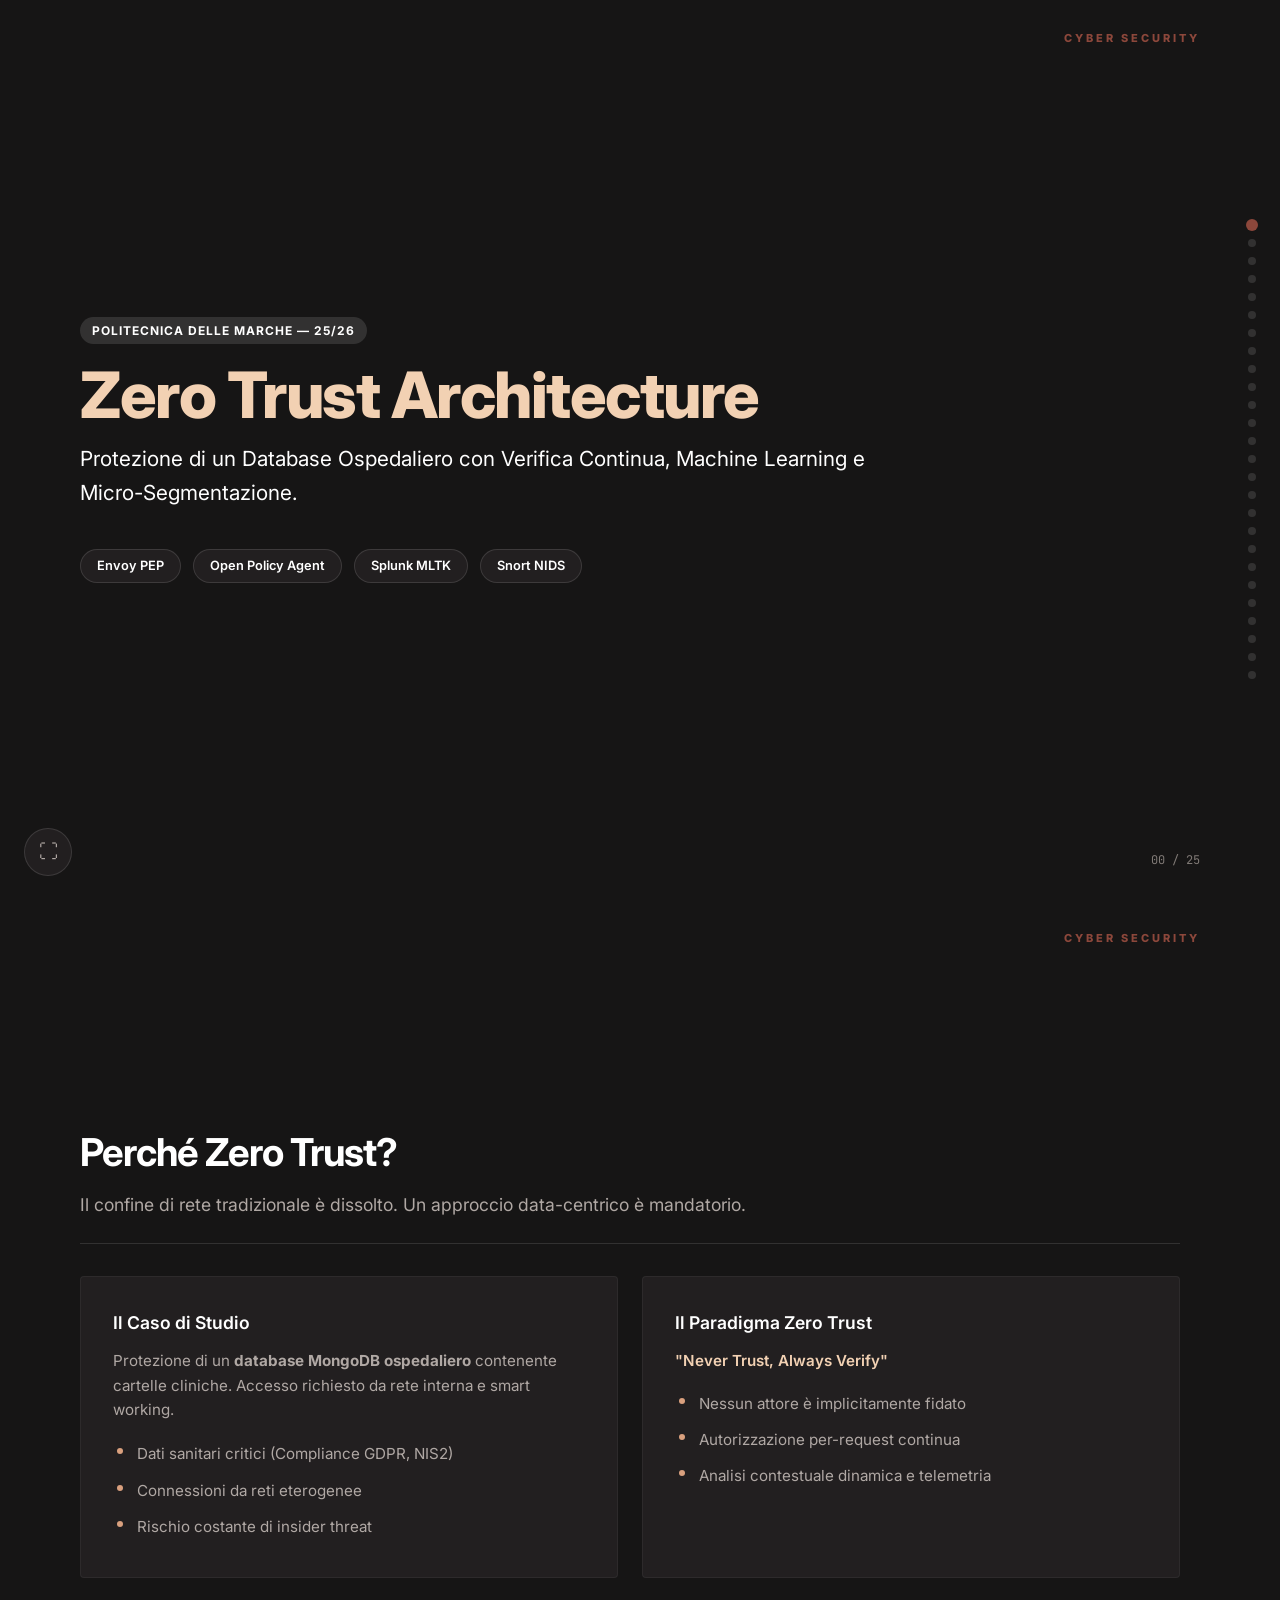
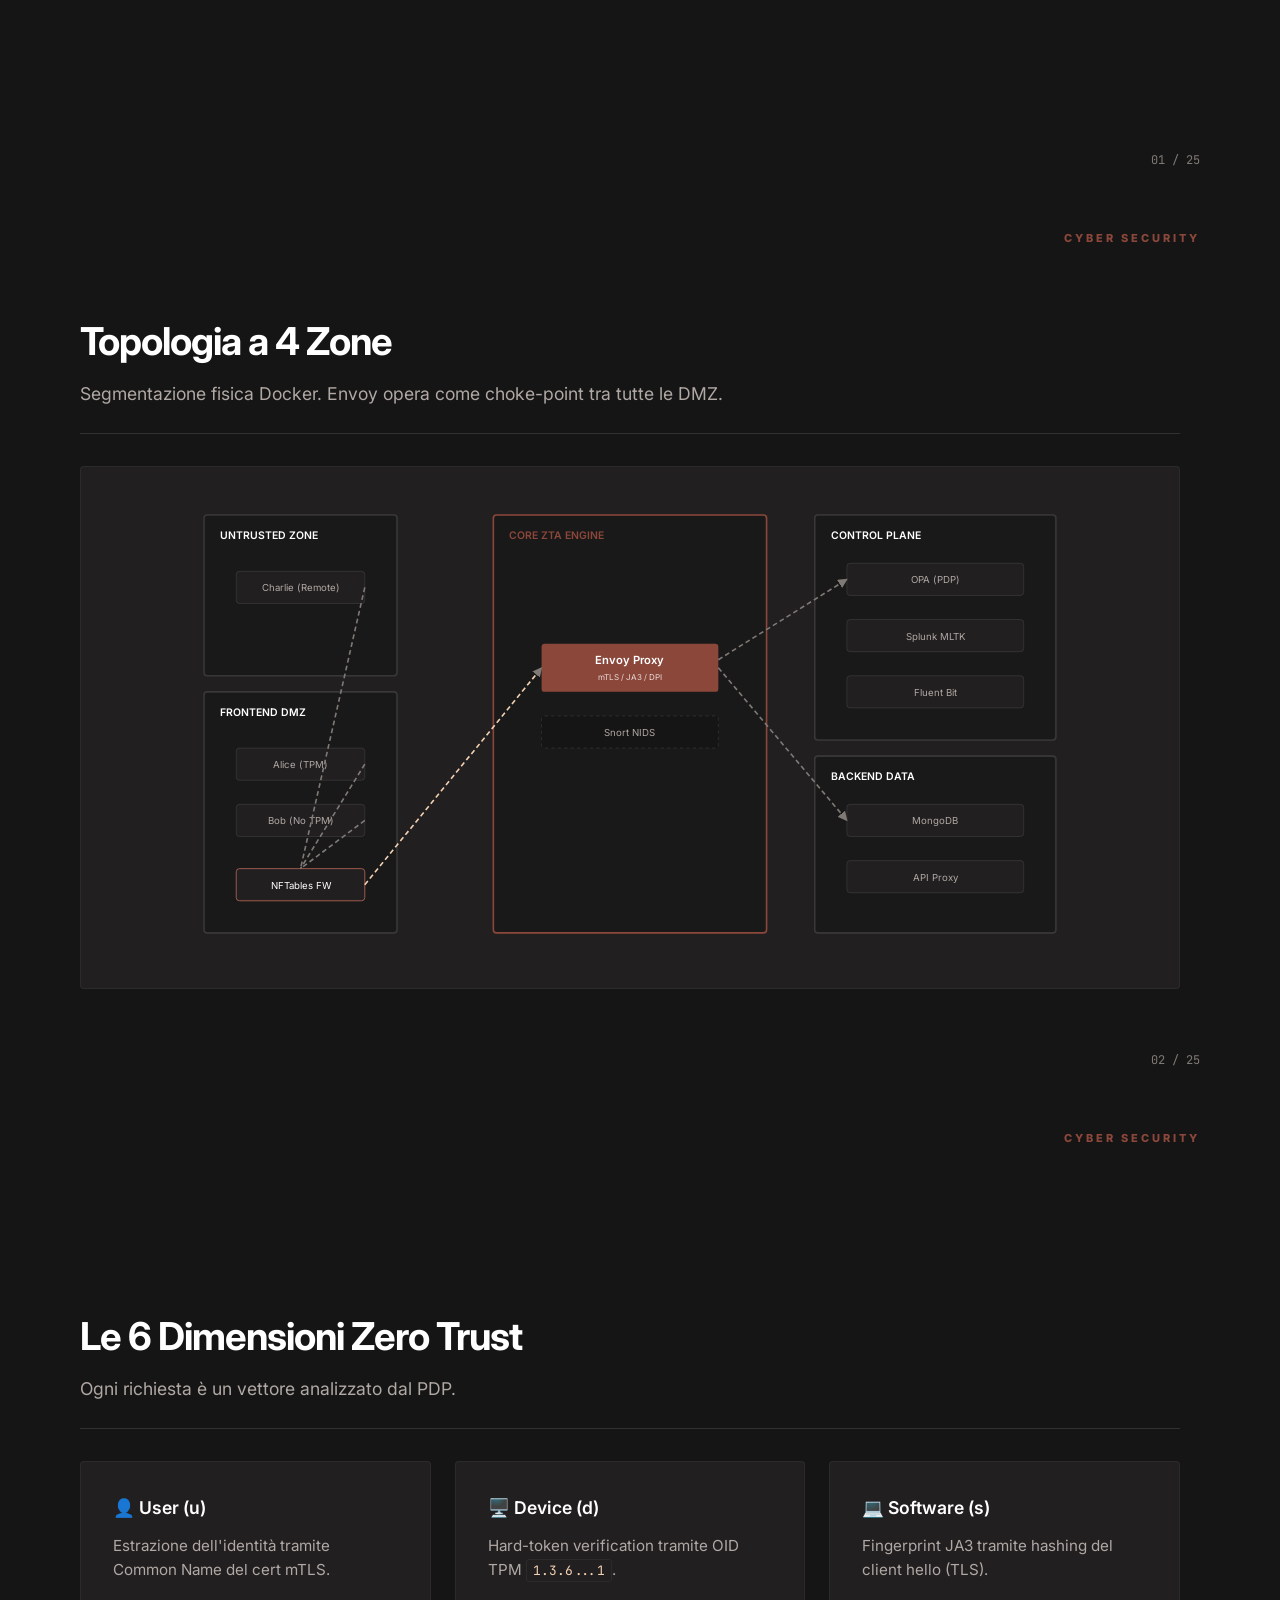
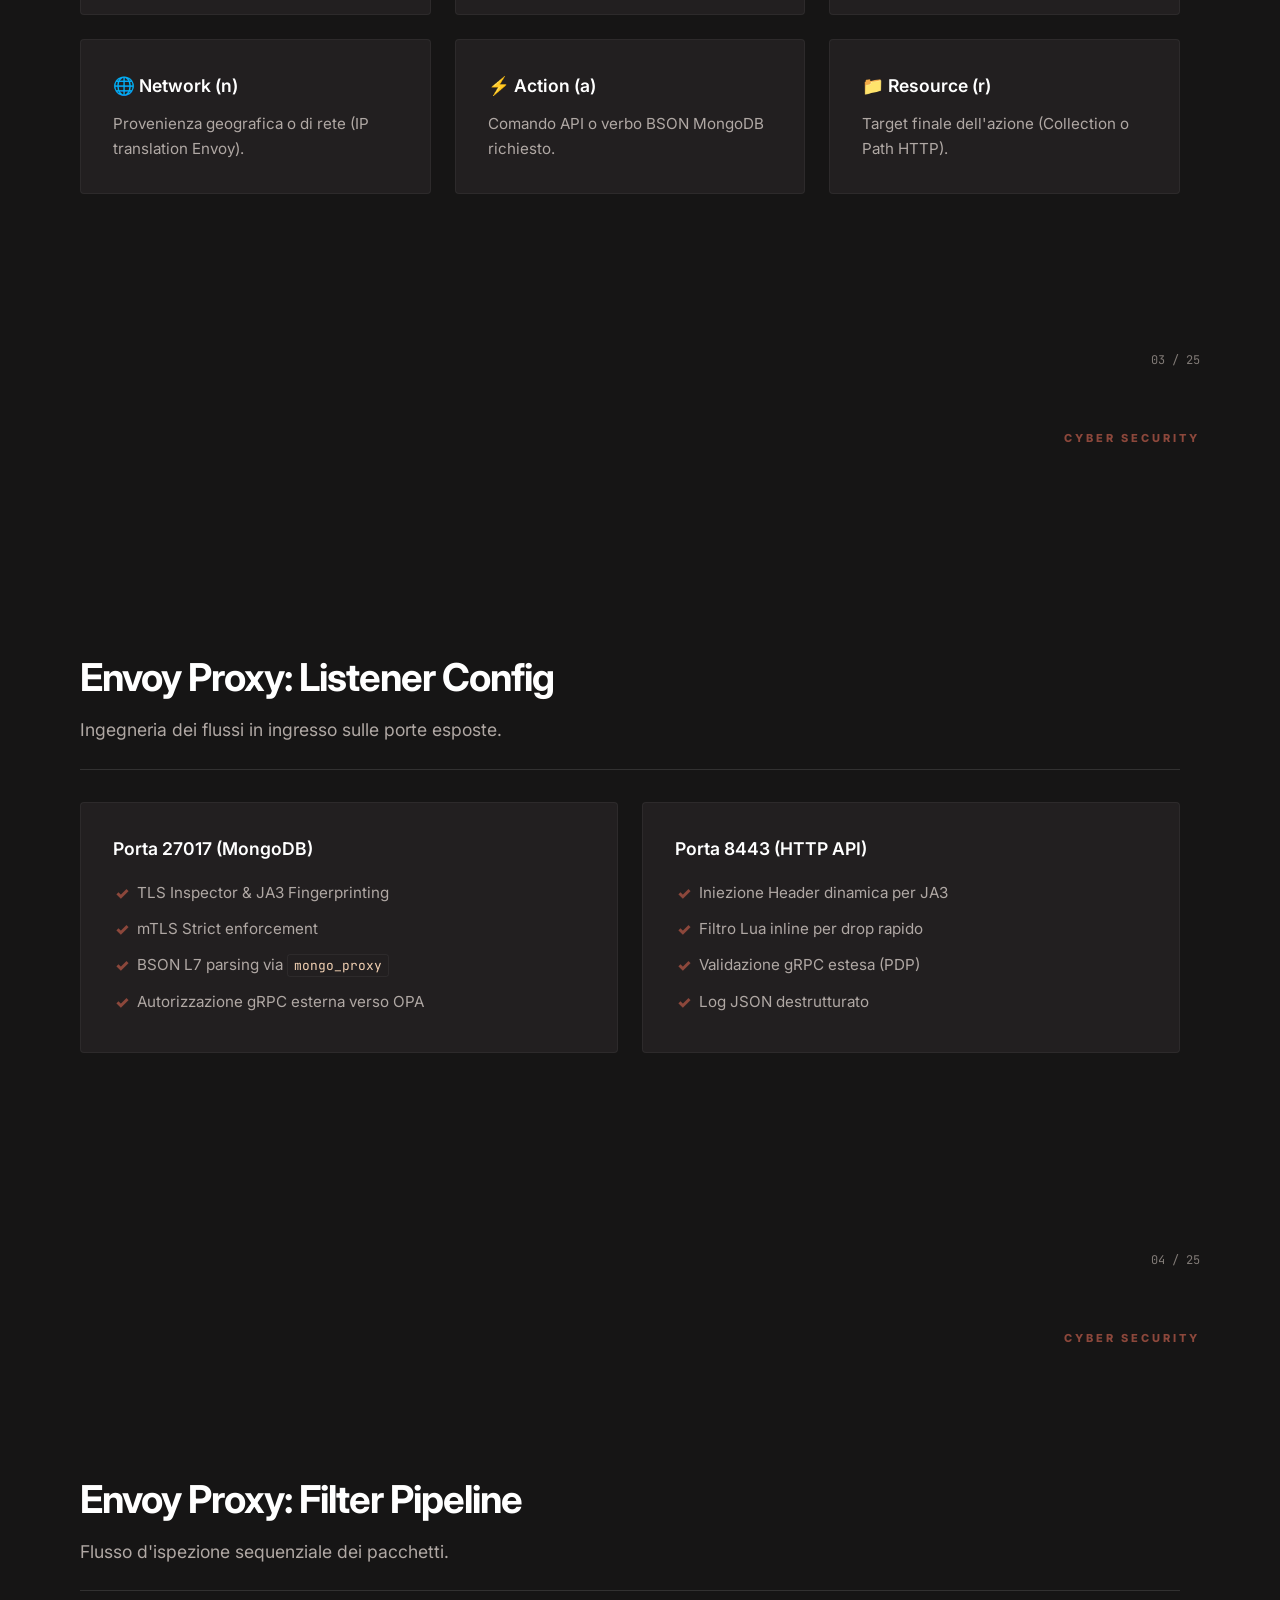
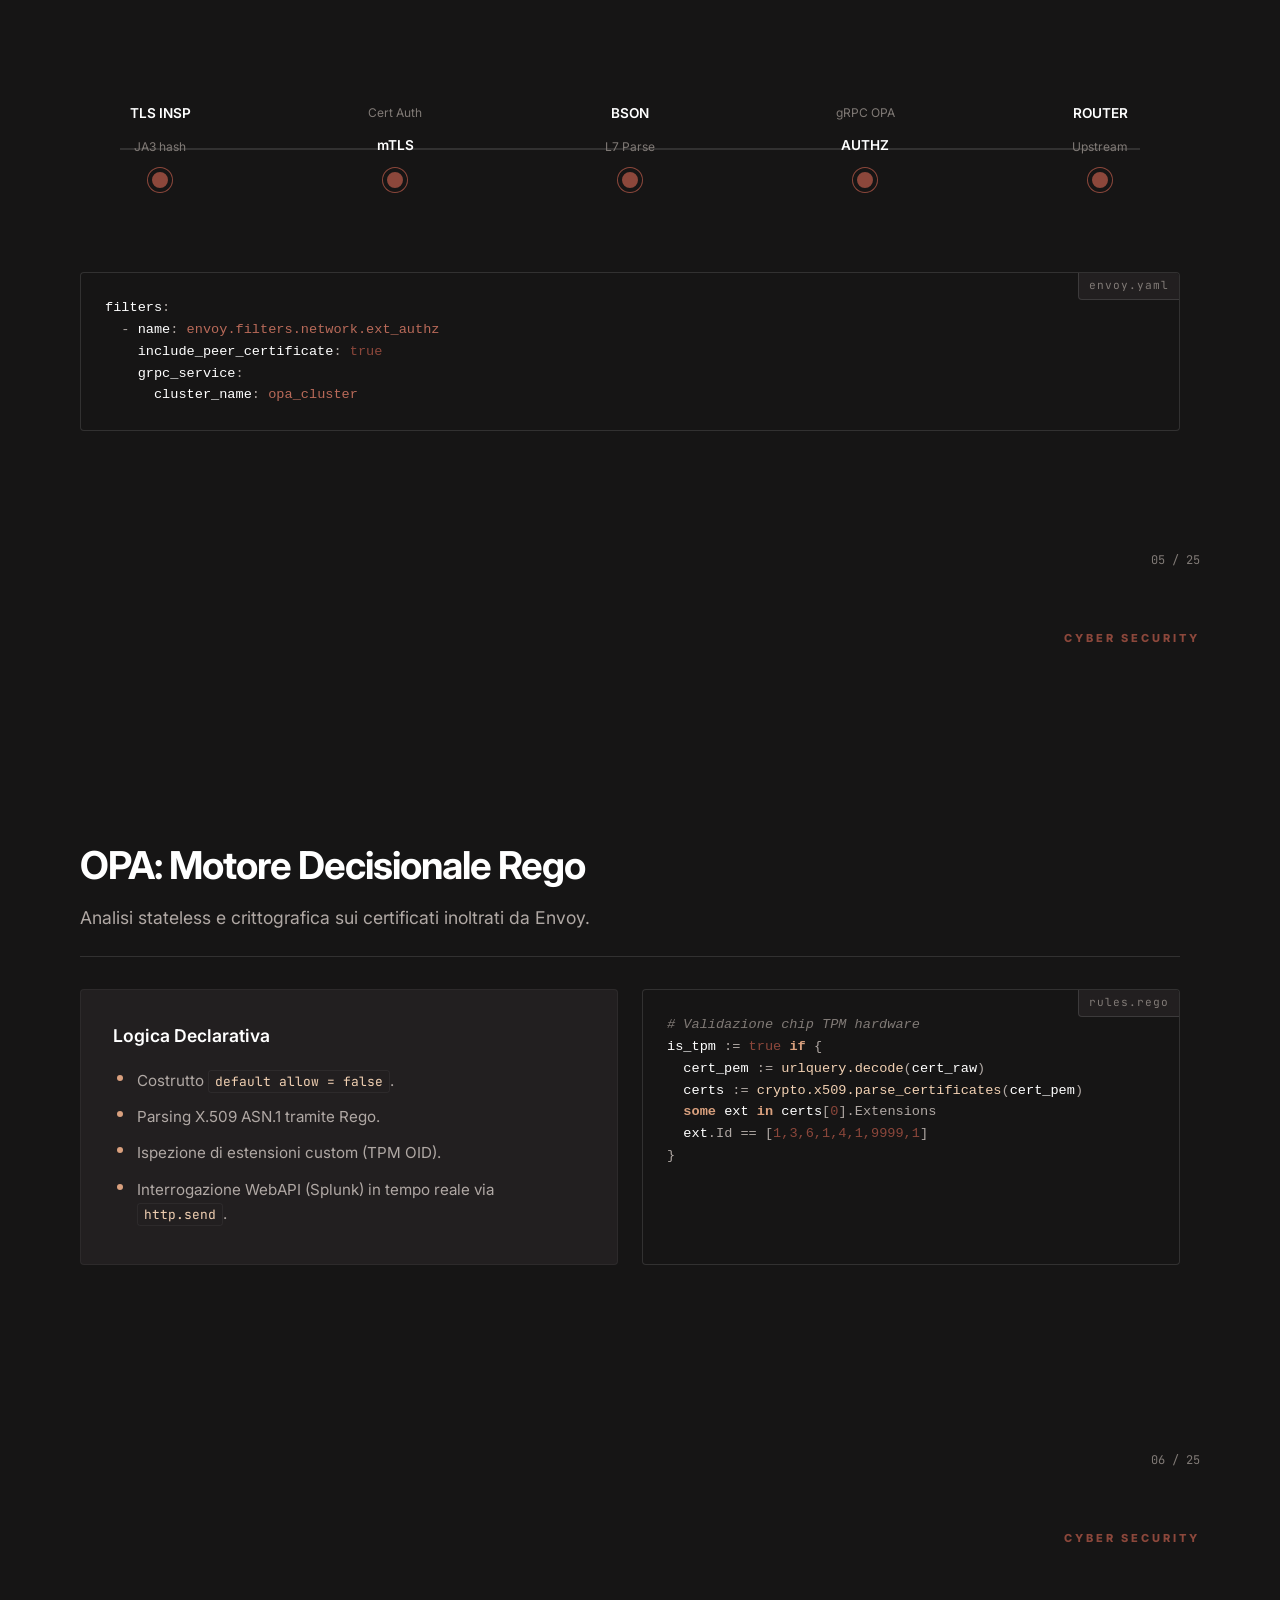
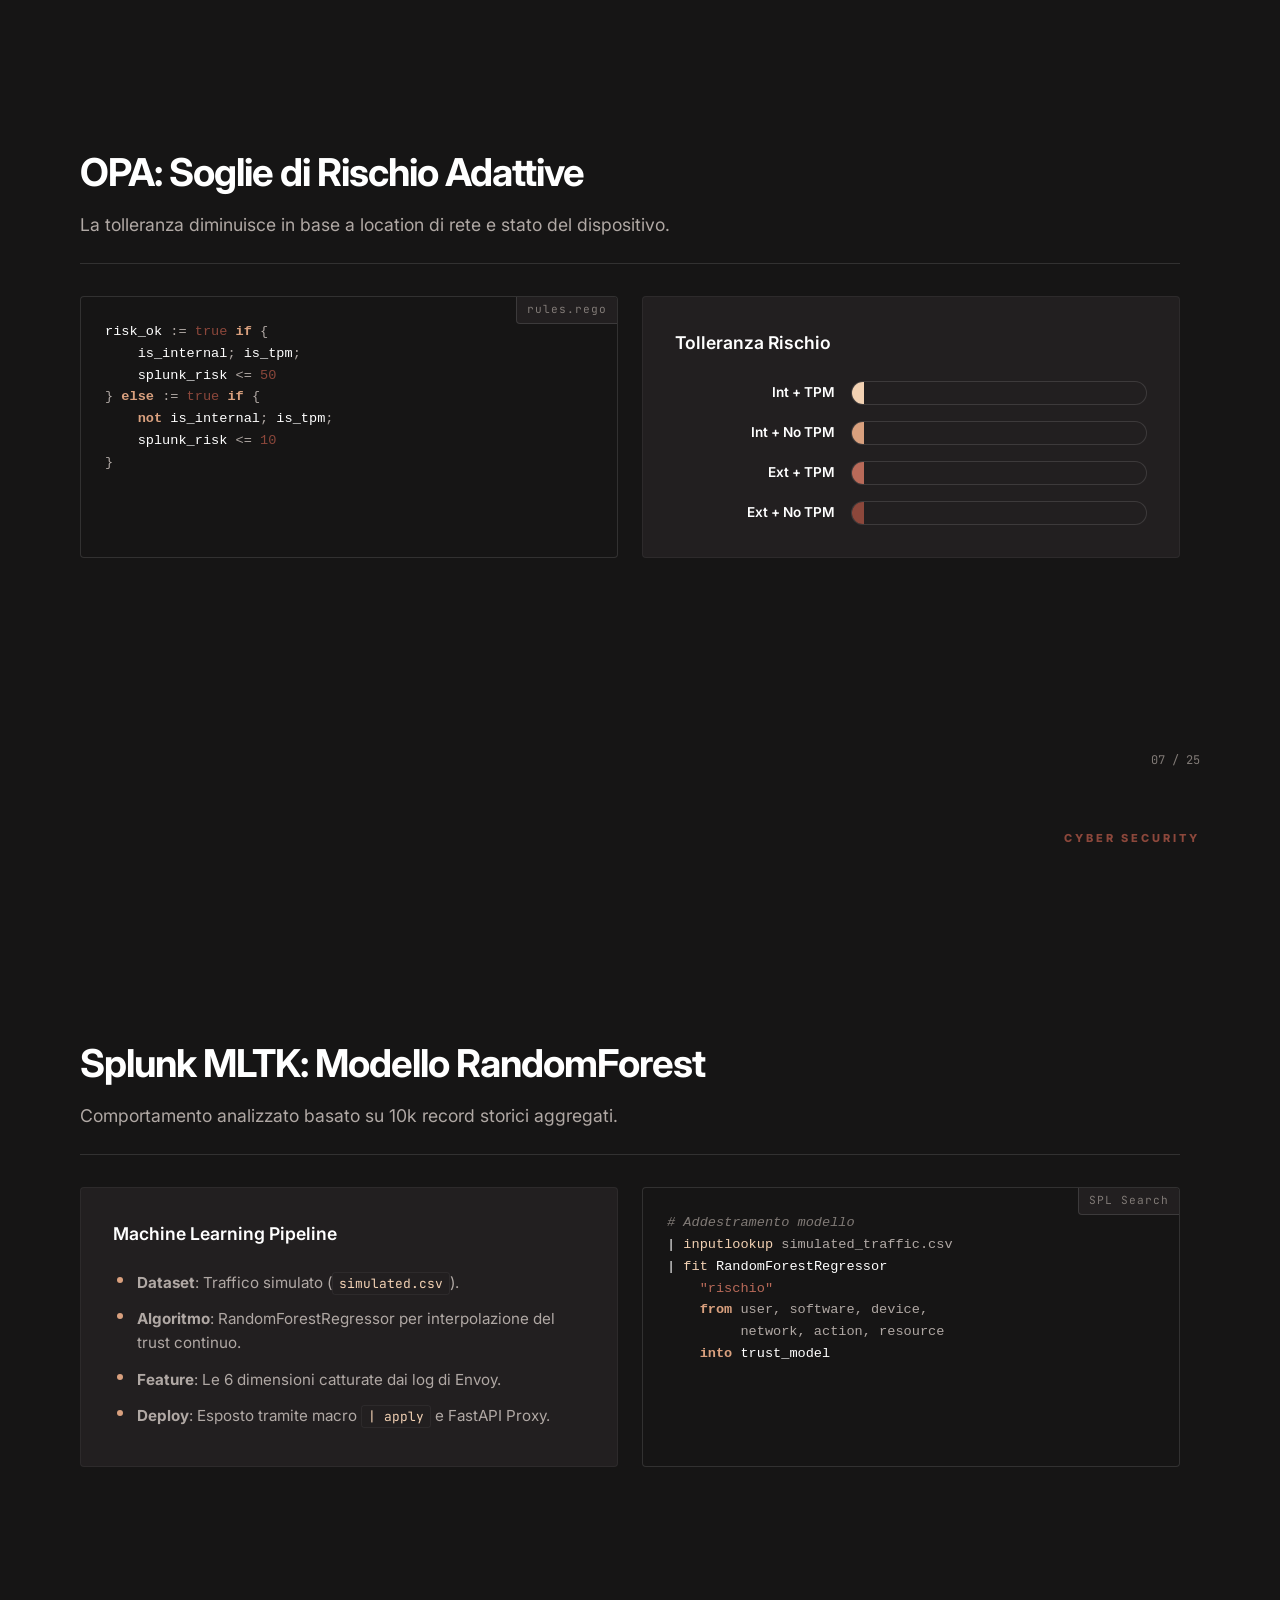
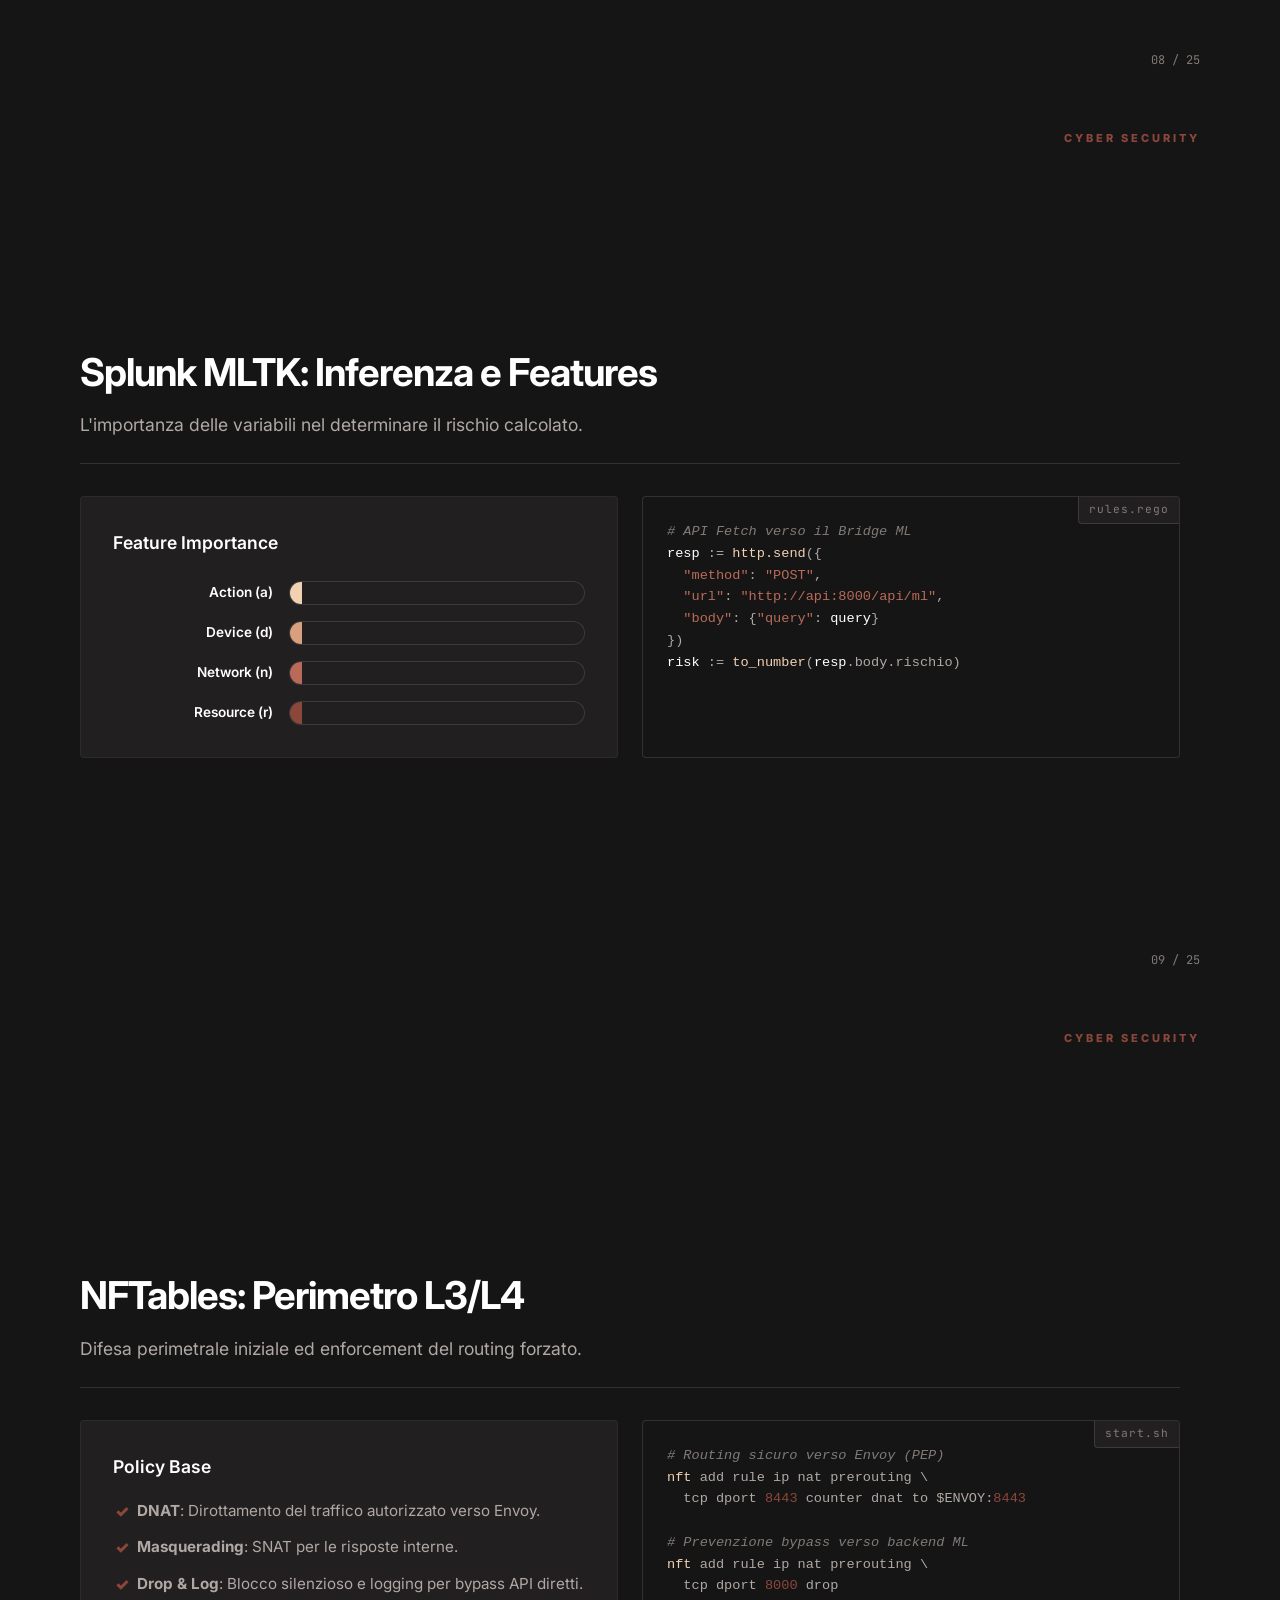
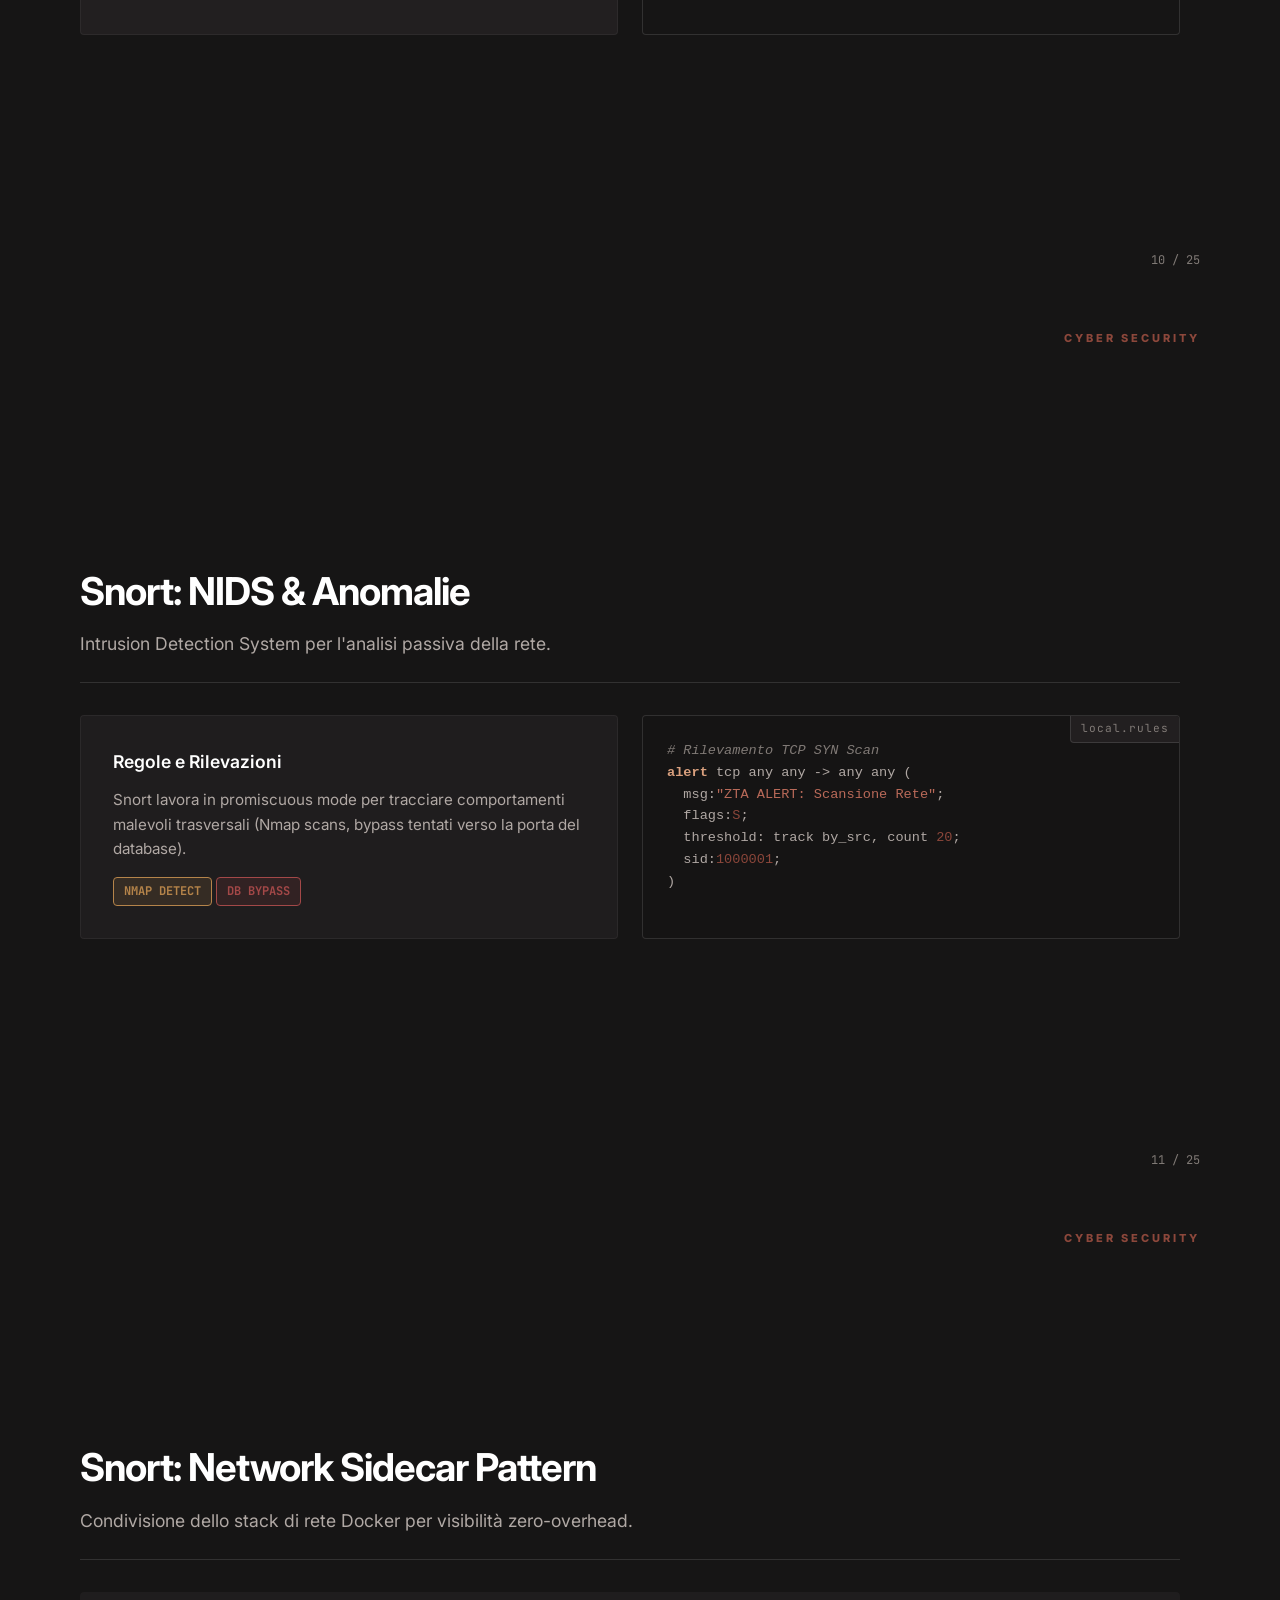
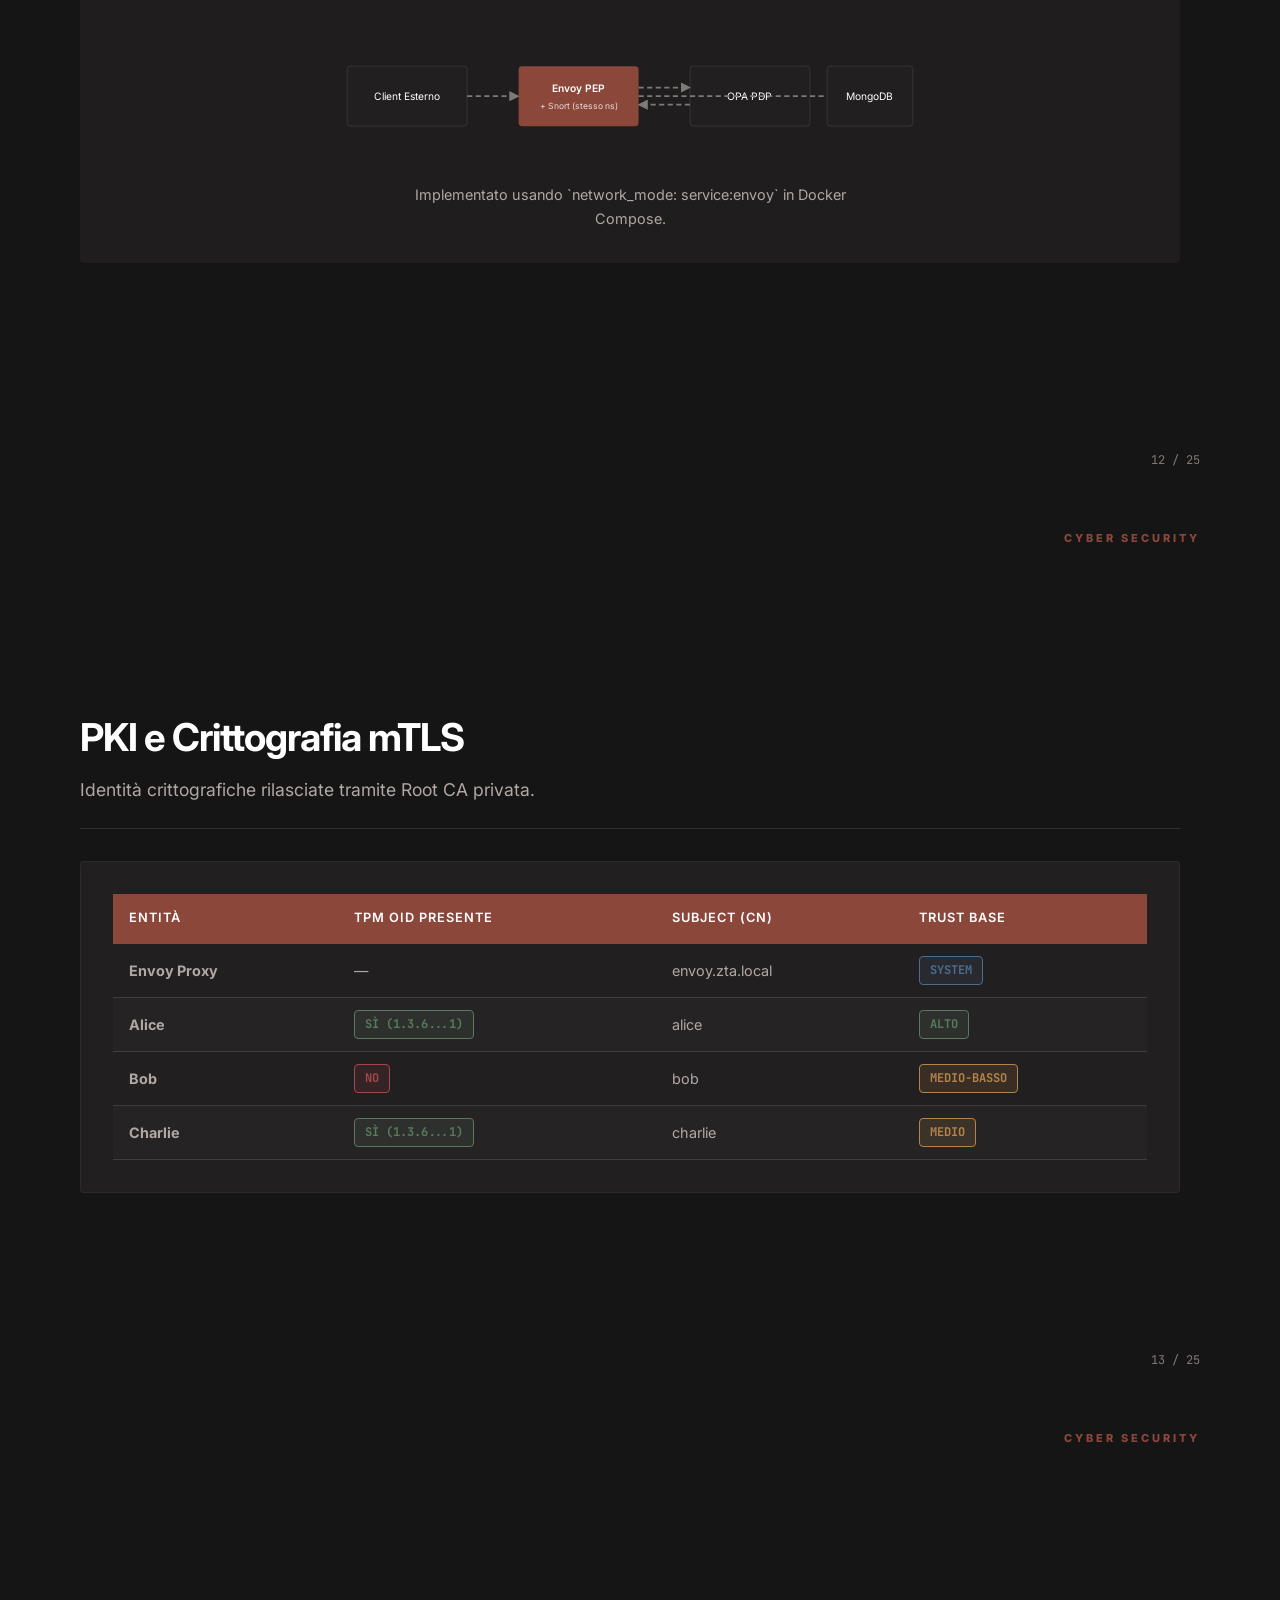
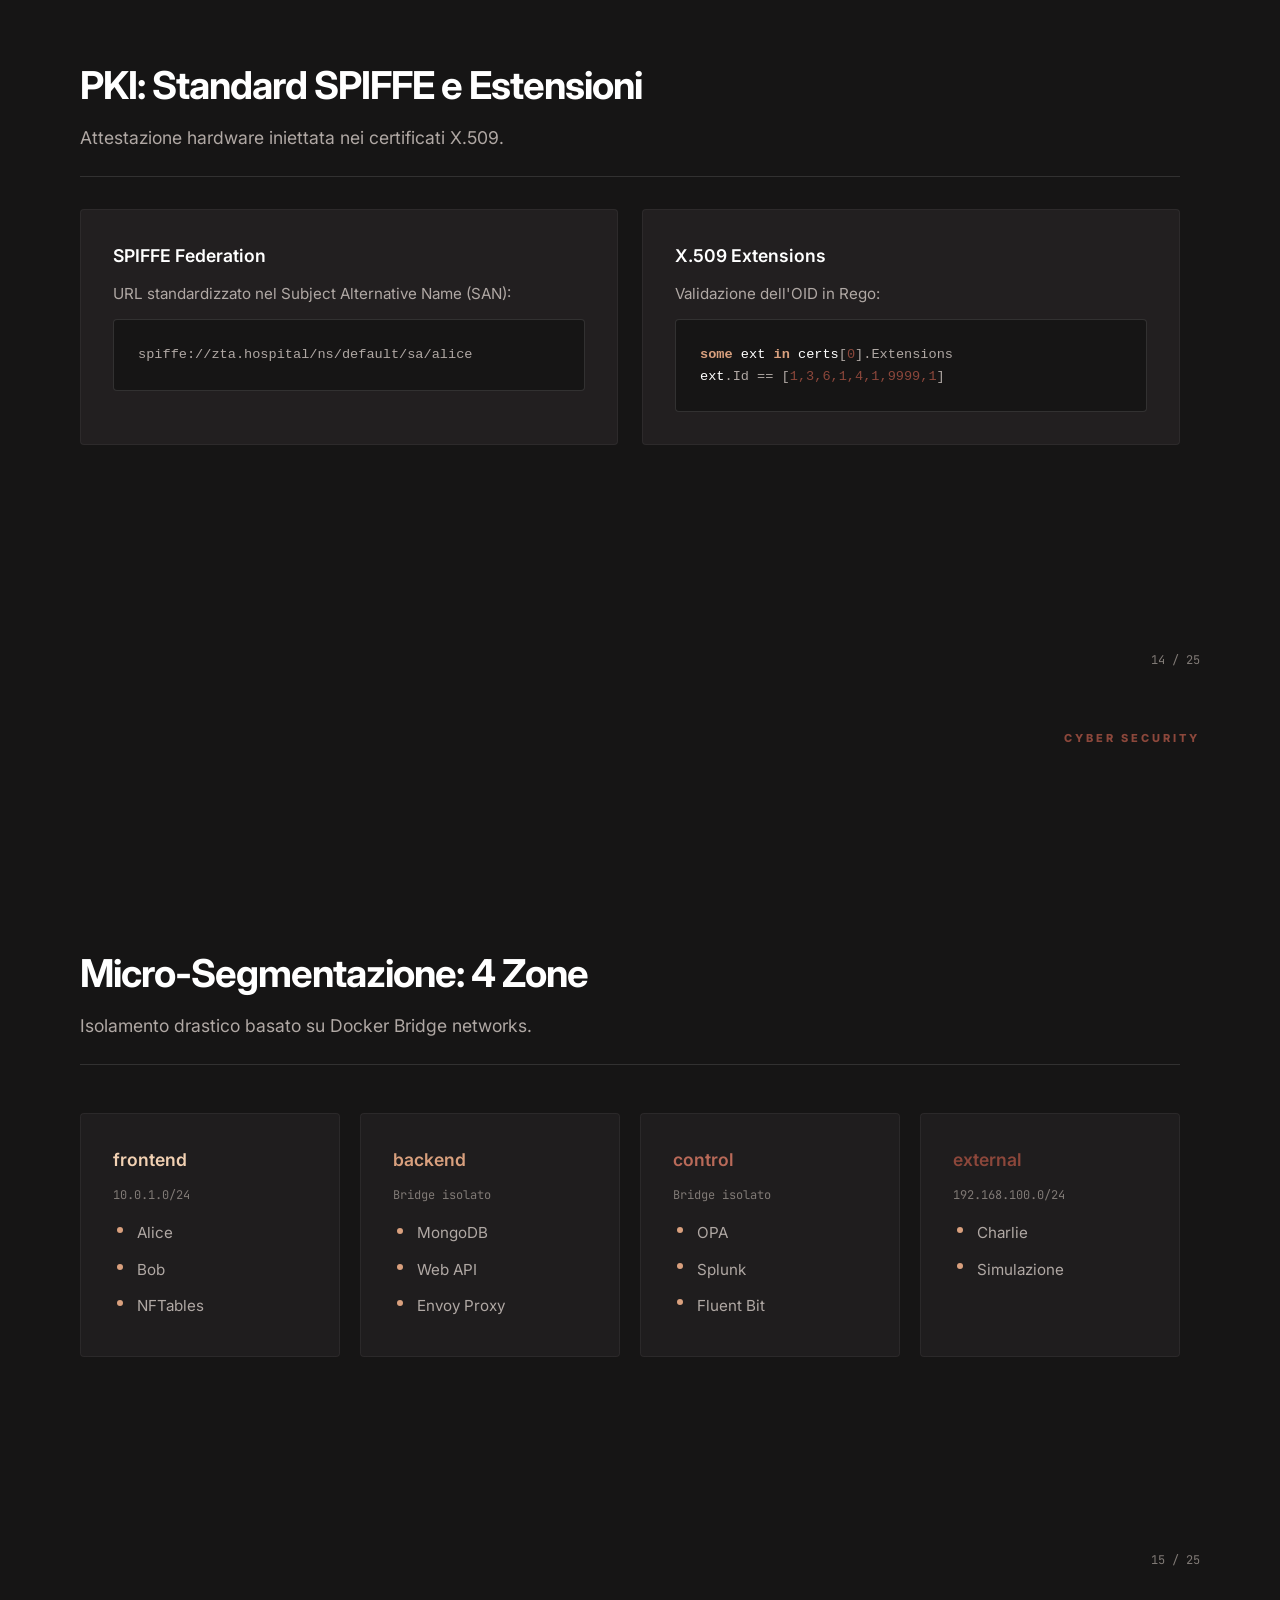
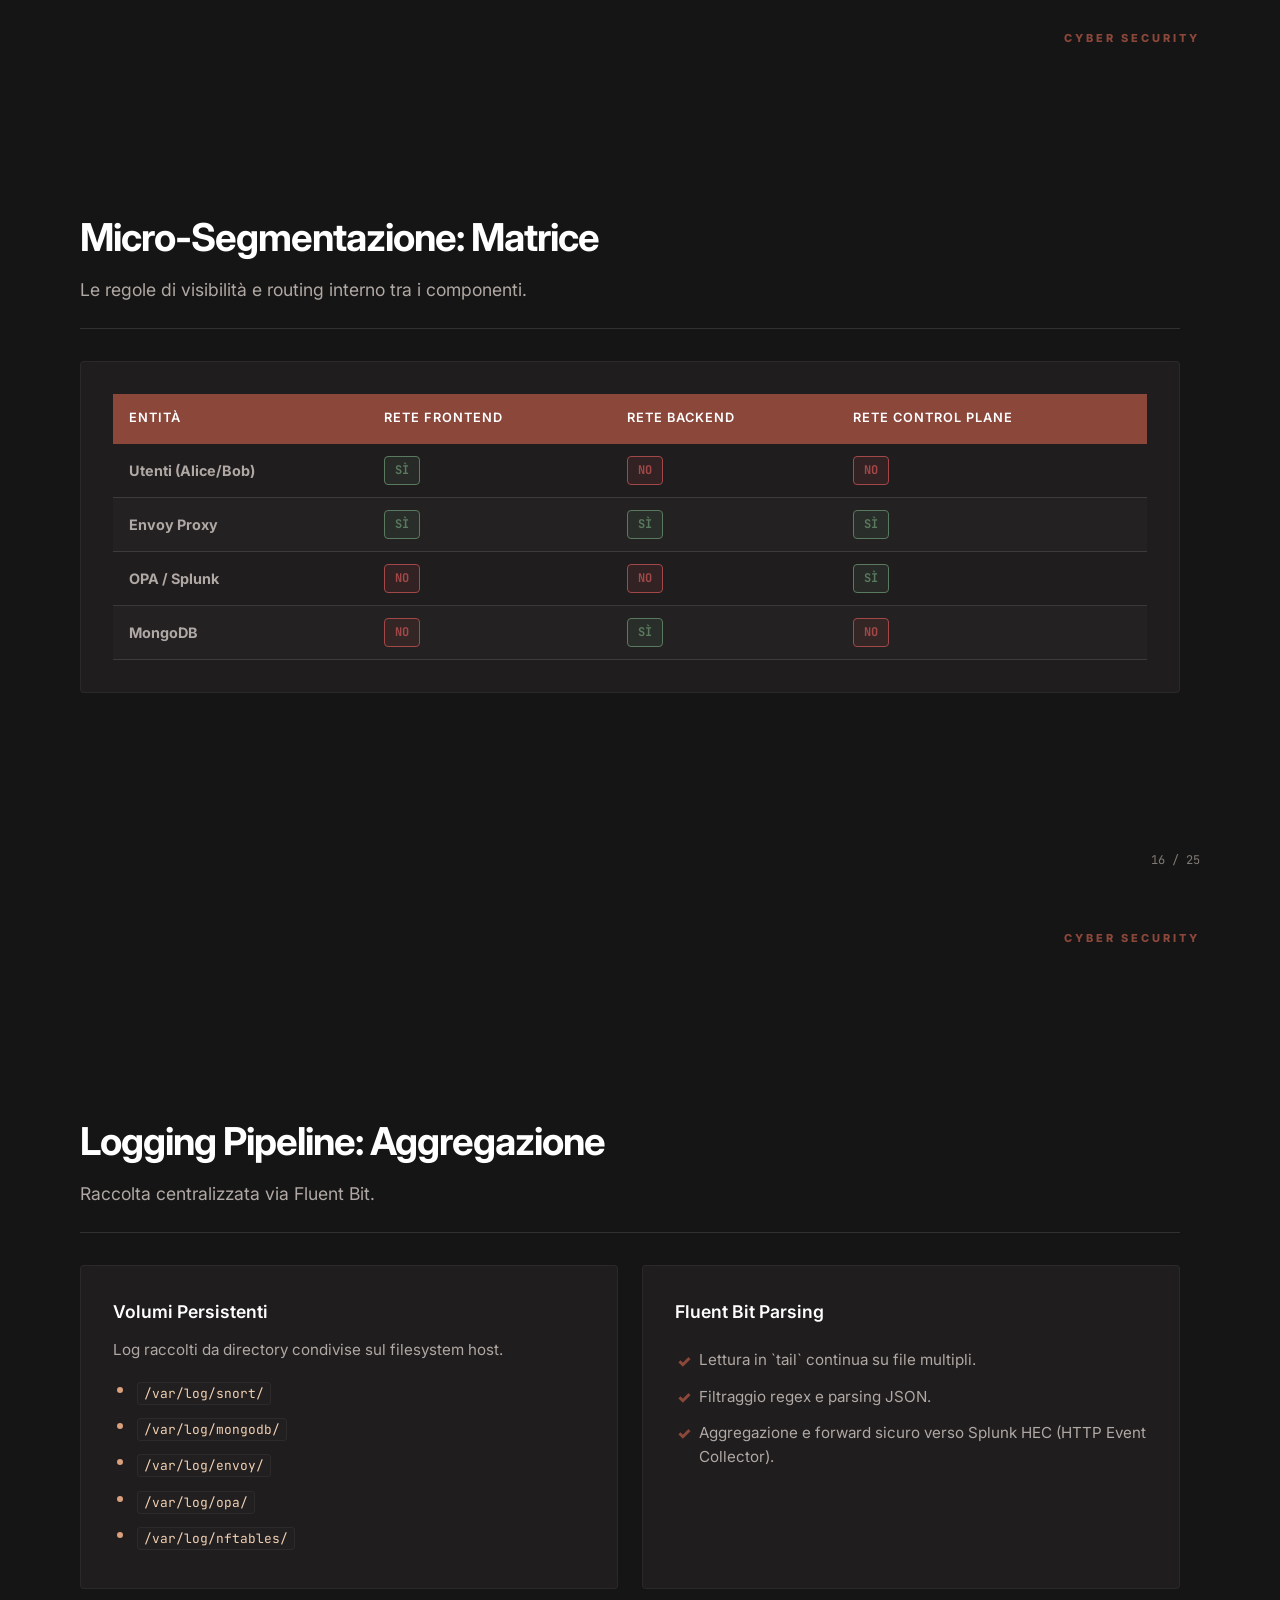
<file: presentazione_zta.html>
<!DOCTYPE html>
<html lang="it">
<head>
<meta charset="UTF-8">
<meta name="viewport" content="width=device-width, initial-scale=1.0">
<title>Zero Trust Architecture 2026 — Presentazione Progetto</title>
<meta name="description" content="Presentazione del progetto Zero Trust Architecture 2026 per il dominio ospedaliero. Envoy, OPA, Splunk MLTK, NFTables, Snort.">
<link rel="preconnect" href="https://fonts.googleapis.com">
<link rel="preconnect" href="https://fonts.gstatic.com" crossorigin>
<link href="https://fonts.googleapis.com/css2?family=Inter:wght@300;400;600;700;800&family=JetBrains+Mono:wght@400;600;800&display=swap" rel="stylesheet">
<style>
/* ============================================================
   DESIGN SYSTEM — DEEP CHARCOAL & COPPER
   ============================================================ */
:root {
  /* Core Palette */
  --bg-page: #161515;
  --bg-white: #221F20;
  --border: rgba(255, 255, 255, 0.05);
  --border-strong: rgba(255, 255, 255, 0.12);
  
  /* Typography */
  --text-heading: #FFFFFF;
  --text-body: #B0A8A4;
  --text-muted: #807A76;

  /* Accent Palette */
  --accent-copper: #8C473B;
  --accent-terracotta: #B96A59;
  --accent-sand: #D9A07E;
  --accent-cream: #F2D1B3;

  /* Status (adjusted to fit tone) */
  --status-green: #597A5E;
  --status-red: #A34848;
  --status-amber: #B5844A;
  --status-blue: #4A6E8C;
}

*, *::before, *::after { box-sizing: border-box; margin: 0; padding: 0; }
html { 
  scroll-behavior: smooth; 
  scroll-snap-type: y mandatory; 
}

body {
  font-family: 'Inter', sans-serif;
  background-color: var(--bg-page);
  color: var(--text-body);
  overflow-x: hidden;
  line-height: 1.6;
  -webkit-font-smoothing: antialiased;
}

code, .code-block, .pill, .slide-number, .bar-fill {
  font-family: 'JetBrains Mono', monospace;
}

/* ---- BACKGROUND IMAGES ---- */
.bg-cover {
  background-image: linear-gradient(rgba(22,21,21,0.88), rgba(22,21,21,0.88)), url('https://images.unsplash.com/photo-1614064641938-3bbee52942c7?auto=format&fit=crop&w=1920&q=80');
  background-size: cover;
  background-position: center;
  background-attachment: fixed;
}
.bg-net {
  background-image: linear-gradient(rgba(22,21,21,0.92), rgba(22,21,21,0.92)), url('https://images.unsplash.com/photo-1558494949-ef010cbdcc31?auto=format&fit=crop&w=1920&q=80');
  background-size: cover;
  background-position: center;
  background-attachment: fixed;
}
.bg-log {
  background-image: linear-gradient(rgba(22,21,21,0.92), rgba(22,21,21,0.92)), url('https://images.unsplash.com/photo-1526374965328-7f61d4dc18c5?auto=format&fit=crop&w=1920&q=80');
  background-size: cover;
  background-position: center;
  background-attachment: fixed;
}

/* ---- PROGRESS BAR & BTN ---- */
#progress-bar {
  position: fixed;
  top: 0; left: 0; height: 4px;
  background: var(--accent-copper);
  width: 0%;
  z-index: 1001;
  transition: width 0.1s ease-out;
}
#fs-btn {
  position: fixed;
  bottom: 24px; left: 24px;
  background: var(--bg-white);
  color: var(--text-body);
  border: 1px solid var(--border-strong);
  border-radius: 50%;
  width: 48px; height: 48px;
  font-size: 1.2rem;
  cursor: pointer;
  z-index: 1000;
  transition: all 0.2s ease;
  display: flex; align-items: center; justify-content: center;
}
#fs-btn:hover {
  background: var(--accent-copper);
  color: #FFF;
  border-color: var(--accent-copper);
}

/* ---- SLIDE CONTAINER ---- */
.slide {
  min-height: 100vh;
  max-height: 100vh;
  display: flex;
  flex-direction: column;
  justify-content: center;
  padding: 60px 100px 60px 80px;
  position: relative;
  overflow-y: auto;
  overflow-x: hidden;
  scroll-snap-align: start;
  scroll-snap-stop: always;
}
.slide-number {
  position: absolute;
  bottom: 30px; right: 80px;
  font-size: 12px;
  color: var(--text-muted);
}
.top-logo {
  position: absolute;
  top: 30px; right: 80px;
  font-size: 11px;
  font-weight: 800;
  letter-spacing: 3px;
  color: var(--accent-copper);
}

/* ---- TYPOGRAPHY ---- */
.slide-header { margin-bottom: 32px; }
h1 {
  font-size: clamp(3rem, 5vw, 4rem);
  font-weight: 800;
  letter-spacing: -1.5px;
  line-height: 1.1;
  color: var(--text-heading);
}
h2 {
  font-size: clamp(2rem, 3vw, 2.5rem);
  font-weight: 700;
  letter-spacing: -1px;
  color: var(--text-heading);
  margin-bottom: 8px;
}
.subtitle {
  font-size: 1.1rem;
  font-weight: 400;
  color: var(--text-body);
  max-width: 800px;
}
.slide-divider {
  border: 0;
  height: 1px;
  background: var(--border-strong);
  margin-top: 24px;
  width: 100%;
}
h3 {
  font-size: 1.1rem;
  font-weight: 600;
  color: var(--text-heading);
  margin-bottom: 12px;
}
p, li { font-size: 0.95rem; }

/* ---- CARDS & LAYOUTS ---- */
.card {
  background: var(--bg-white);
  border: 1px solid var(--border);
  padding: 32px; 
  border-radius: 4px;
  transition: transform 0.2s ease, border-color 0.2s ease;
}
.card:hover {
  border-color: var(--border-strong);
}
.grid-2 { display: grid; grid-template-columns: 1fr 1fr; gap: 24px; }
.grid-3 { display: grid; grid-template-columns: repeat(3, 1fr); gap: 24px; }
.grid-4 { display: grid; grid-template-columns: repeat(4, 1fr); gap: 20px; }

/* ---- CODE BLOCK ---- */
.code-block {
  background: var(--bg-page);
  border: 1px solid var(--border-strong);
  padding: 24px;
  border-radius: 4px;
  font-size: 0.85rem;
  line-height: 1.6;
  overflow-x: auto;
  position: relative;
  color: var(--text-body);
}
.code-block .code-label {
  position: absolute;
  top: 0; right: 0;
  font-size: 0.7rem;
  letter-spacing: 1px;
  color: var(--text-muted);
  background: var(--bg-white);
  padding: 4px 10px;
  border-bottom-left-radius: 4px;
  border-left: 1px solid var(--border-strong);
  border-bottom: 1px solid var(--border-strong);
}
.kw { color: var(--accent-sand); font-weight: 600; }
.fn { color: var(--accent-cream); }
.str { color: var(--accent-terracotta); }
.cm { color: var(--text-muted); font-style: italic; }
.num { color: var(--accent-copper); }
.op, .var { color: var(--text-heading); }
code {
  background: var(--bg-white);
  padding: 2px 6px;
  border: 1px solid var(--border);
  border-radius: 3px;
  color: var(--accent-cream);
  font-size: 0.85em;
}

/* ---- TAGS & BADGES ---- */
.tag {
  display: inline-block;
  padding: 4px 12px;
  font-size: 0.75rem;
  font-weight: 700;
  letter-spacing: 1px;
  text-transform: uppercase;
  background: var(--border-strong);
  color: var(--text-heading);
  border-radius: 20px;
}
.icon-badge {
  display: inline-flex; align-items: center; gap: 6px;
  padding: 6px 16px;
  font-size: 0.8rem; font-weight: 600;
  border: 1px solid var(--border-strong);
  background: var(--bg-white);
  color: var(--text-heading);
  border-radius: 20px;
}

/* ---- SVG DIAGRAM ---- */
.diagram-container {
  background: var(--bg-white);
  border: 1px solid var(--border);
  padding: 32px;
  text-align: center;
  border-radius: 4px;
}
.diagram-container svg { max-width: 100%; height: auto; max-height: 50vh; }
.flow-line {
  stroke-dasharray: 6 4;
  animation: flow 1s linear infinite;
}
@keyframes flow { to { stroke-dashoffset: -10; } }

/* ---- TABLE ---- */
.data-table {
  width: 100%;
  border-collapse: collapse;
  font-size: 0.9rem;
}
.data-table th {
  padding: 14px 16px;
  text-align: left;
  font-weight: 600;
  font-size: 0.8rem;
  letter-spacing: 1px;
  text-transform: uppercase;
  color: #FFF;
  background: var(--accent-copper);
  border-bottom: 1px solid var(--accent-copper);
}
.data-table td {
  padding: 12px 16px;
  border-bottom: 1px solid var(--border-strong);
  color: var(--text-body);
}
.data-table tr:nth-child(even) td {
  background: rgba(255,255,255,0.02);
}

/* ---- STATUS PILLS ---- */
.pill {
  display: inline-flex; align-items: center; gap: 4px;
  padding: 4px 10px;
  font-size: 0.75rem; font-weight: 700;
  text-transform: uppercase;
  border-radius: 4px;
}
.pill-green { background: rgba(89,122,94,0.15); color: var(--status-green); border: 1px solid var(--status-green); }
.pill-amber { background: rgba(181,132,74,0.15); color: var(--status-amber); border: 1px solid var(--status-amber); }
.pill-red { background: rgba(163,72,72,0.15); color: var(--status-red); border: 1px solid var(--status-red); }
.pill-blue { background: rgba(74,110,140,0.15); color: var(--status-blue); border: 1px solid var(--status-blue); }

/* ---- BAR CHART ---- */
.bar-chart { display: flex; flex-direction: column; gap: 16px; }
.bar-row { display: flex; align-items: center; gap: 16px; }
.bar-label {
  flex: 0 0 160px;
  font-size: 0.85rem; font-weight: 600;
  color: var(--text-heading); text-align: right;
}
.bar-track {
  flex: 1; height: 24px;
  background: var(--bg-white);
  border: 1px solid var(--border-strong);
  border-radius: 12px; overflow: hidden;
}
.bar-fill {
  height: 100%;
  display: flex; align-items: center; justify-content: flex-end;
  padding-right: 12px;
  font-size: 0.75rem; font-weight: 700; color: #FFF;
  transition: width 1s ease-out; width: 0%;
}
.fill-copper { background: var(--accent-copper); }
.fill-terracotta { background: var(--accent-terracotta); }
.fill-sand { background: var(--accent-sand); color: var(--bg-page); }
.fill-cream { background: var(--accent-cream); color: var(--bg-page); }

/* ---- HORIZONTAL TIMELINE (Slides 5 & 23) ---- */
.horiz-timeline {
  display: flex;
  align-items: center;
  justify-content: space-between;
  position: relative;
  margin: 40px 0;
  padding: 40px 20px;
}
.timeline-line {
  position: absolute;
  top: 50%; left: 40px; right: 40px;
  height: 2px;
  background: var(--border-strong);
  z-index: 1;
}
.timeline-nodes {
  display: flex;
  justify-content: space-between;
  width: 100%;
  z-index: 2;
}
.t-node {
  display: flex; flex-direction: column; align-items: center; gap: 12px;
  width: 120px; position: relative;
}
.t-node.down { flex-direction: column-reverse; }
.t-circle {
  width: 24px; height: 24px;
  background: var(--accent-copper);
  border-radius: 50%;
  border: 4px solid var(--bg-page);
  box-shadow: 0 0 0 1px var(--accent-copper);
}
.t-text { text-align: center; font-size: 0.85rem; font-weight: 600; color: var(--text-heading); }
.t-sub { font-size: 0.75rem; color: var(--text-muted); font-weight: 400; }

/* ---- LISTS ---- */
ul.feature-list, ul.check-list { list-style: none; padding: 0; }
ul.feature-list li, ul.check-list li {
  padding: 6px 0; padding-left: 24px; position: relative;
}
ul.feature-list li::before {
  content: ''; position: absolute; left: 4px; top: 12px;
  width: 6px; height: 6px; background: var(--accent-sand); border-radius: 50%;
}
ul.check-list li::before {
  content: '✓'; position: absolute; left: 2px;
  color: var(--accent-copper); font-weight: 900; font-size: 1rem;
}

/* ---- DOTS NAVIGATION ---- */
.dots-nav {
  position: fixed; right: 24px; top: 50%;
  transform: translateY(-50%);
  display: flex; flex-direction: column; gap: 10px; z-index: 1000;
}
.dot {
  width: 8px; height: 8px;
  background: var(--border-strong);
  border-radius: 50%;
  transition: all 0.3s; cursor: pointer;
}
.dot:hover { background: var(--accent-sand); transform: scale(1.5); }
.dot.active { background: var(--accent-copper); transform: scale(1.5); }
.dot::after {
  content: attr(title); position: absolute; right: 20px; top: 50%;
  transform: translateY(-50%); background: var(--bg-white);
  color: var(--text-body); padding: 4px 10px; font-size: 11px;
  border: 1px solid var(--border); border-radius: 4px;
  opacity: 0; pointer-events: none; transition: opacity 0.2s;
  white-space: nowrap;
}
.dot:hover::after { opacity: 1; }

/* ---- ANIMATIONS ---- */
.animate-in-up {
  opacity: 0;
  transform: translateY(30px);
  transition: opacity 0.7s cubic-bezier(.16, 1, .3, 1), transform 0.7s cubic-bezier(.16, 1, .3, 1);
}
.animate-in-up.visible { opacity: 1; transform: translateY(0); }

/* ---- RESPONSIVE ---- */
@media (max-width: 1024px) {
  .slide { padding: 40px 60px 40px 30px; }
  .grid-2, .grid-3, .grid-4 { grid-template-columns: 1fr; }
  .horiz-timeline { flex-direction: column; padding: 20px; margin: 20px 0; }
  .timeline-line { top: 40px; bottom: 40px; left: 50%; right: auto; width: 2px; height: auto; }
  .timeline-nodes { flex-direction: column; align-items: center; gap: 40px; }
  .t-node, .t-node.down { flex-direction: row; width: auto; text-align: left; }
}
</style>
</head>
<body>

<div id="progress-bar"></div>
<button id="fs-btn" title="Toggle Fullscreen">⛶</button>

<!-- NAV DOTS -->
<nav class="dots-nav" id="navbar">
  <a href="#slide-0" title="Home" class="dot"></a>
  <a href="#slide-1" title="Contesto" class="dot"></a>
  <a href="#slide-2" title="Architettura" class="dot"></a>
  <a href="#slide-3" title="6 Dimensioni" class="dot"></a>
  <a href="#slide-4" title="Envoy Listener" class="dot"></a>
  <a href="#slide-5" title="Envoy Pipeline" class="dot"></a>
  <a href="#slide-6" title="OPA Regole" class="dot"></a>
  <a href="#slide-7" title="OPA Rischio" class="dot"></a>
  <a href="#slide-8" title="Splunk Modello" class="dot"></a>
  <a href="#slide-9" title="Splunk Integrazione" class="dot"></a>
  <a href="#slide-10" title="NFTables" class="dot"></a>
  <a href="#slide-11" title="Snort Regole" class="dot"></a>
  <a href="#slide-12" title="Snort Architettura" class="dot"></a>
  <a href="#slide-13" title="PKI Certificati" class="dot"></a>
  <a href="#slide-14" title="PKI Verifica" class="dot"></a>
  <a href="#slide-15" title="Reti Zone" class="dot"></a>
  <a href="#slide-16" title="Reti Matrice" class="dot"></a>
  <a href="#slide-17" title="Log Sorgenti" class="dot"></a>
  <a href="#slide-18" title="Log Architettura" class="dot"></a>
  <a href="#slide-19" title="MongoDB" class="dot"></a>
  <a href="#slide-20" title="DPI L7" class="dot"></a>
  <a href="#slide-21" title="DPI Confronto" class="dot"></a>
  <a href="#slide-22" title="Scenari 1/2" class="dot"></a>
  <a href="#slide-23" title="Scenari 2/2" class="dot"></a>
  <a href="#slide-24" title="Risultati" class="dot"></a>
  <a href="#slide-25" title="Sviluppi Futuri" class="dot"></a>
</nav>

<!-- ============================================================
     SLIDE 0 — HERO (BG Unsplash)
     ============================================================ -->
<section class="slide bg-cover" id="slide-0">
  <div class="top-logo">CYBER SECURITY</div>
  <div class="animate-in-up">
    <div style="margin-bottom:16px;">
      <span class="tag">Politecnica delle Marche — 25/26</span>
    </div>
    <h1 style="color:var(--accent-cream); margin-bottom: 12px;">Zero Trust Architecture</h1>
    <p class="subtitle" style="color:var(--text-heading); font-size: 1.3rem;">Protezione di un Database Ospedaliero con Verifica Continua, Machine Learning e Micro-Segmentazione.</p>
    <div style="margin-top:40px; display:flex; gap:12px; flex-wrap:wrap;">
      <span class="icon-badge">Envoy PEP</span>
      <span class="icon-badge">Open Policy Agent</span>
      <span class="icon-badge">Splunk MLTK</span>
      <span class="icon-badge">Snort NIDS</span>
    </div>
  </div>
  <span class="slide-number">00 / 25</span>
</section>

<!-- ============================================================
     SLIDE 1 — INTRODUZIONE (BG Unsplash)
     ============================================================ -->
<section class="slide bg-cover" id="slide-1">
  <div class="top-logo">CYBER SECURITY</div>
  <div class="slide-header animate-in-up">
    <h2>Perché Zero Trust?</h2>
    <p class="subtitle">Il confine di rete tradizionale è dissolto. Un approccio data-centrico è mandatorio.</p>
    <hr class="slide-divider">
  </div>
  
  <div class="grid-2">
    <div class="card animate-in-up">
      <h3>Il Caso di Studio</h3>
      <p>Protezione di un <strong>database MongoDB ospedaliero</strong> contenente cartelle cliniche. Accesso richiesto da rete interna e smart working.</p>
      <ul class="feature-list" style="margin-top:14px;">
        <li>Dati sanitari critici (Compliance GDPR, NIS2)</li>
        <li>Connessioni da reti eterogenee</li>
        <li>Rischio costante di insider threat</li>
      </ul>
    </div>
    <div class="card animate-in-up" style="transition-delay:0.1s;">
      <h3>Il Paradigma Zero Trust</h3>
      <p style="color:var(--accent-cream); font-weight:600; margin-bottom:12px;">"Never Trust, Always Verify"</p>
      <ul class="feature-list">
        <li>Nessun attore è implicitamente fidato</li>
        <li>Autorizzazione per-request continua</li>
        <li>Analisi contestuale dinamica e telemetria</li>
      </ul>
    </div>
  </div>
  <span class="slide-number">01 / 25</span>
</section>

<!-- ============================================================
     SLIDE 2 — ARCHITETTURA (BG Net)
     ============================================================ -->
<section class="slide bg-net" id="slide-2">
  <div class="top-logo">CYBER SECURITY</div>
  <div class="slide-header animate-in-up">
    <h2>Topologia a 4 Zone</h2>
    <p class="subtitle">Segmentazione fisica Docker. Envoy opera come choke-point tra tutte le DMZ.</p>
    <hr class="slide-divider">
  </div>

  <div class="diagram-container animate-in-up">
    <!-- Clean Minimalist SVG for Deep Charcoal Theme -->
    <svg viewBox="0 0 1100 560" xmlns="http://www.w3.org/2000/svg" font-family="'Inter', sans-serif">
      <rect x="20" y="20" width="240" height="200" fill="#1A1919" stroke="var(--border-strong)" stroke-width="2" rx="4"/>
      <text x="40" y="50" fill="var(--text-heading)" font-size="13" font-weight="600">UNTRUSTED ZONE</text>
      
      <rect x="20" y="240" width="240" height="300" fill="#1A1919" stroke="var(--border-strong)" stroke-width="2" rx="4"/>
      <text x="40" y="270" fill="var(--text-heading)" font-size="13" font-weight="600">FRONTEND DMZ</text>

      <rect x="380" y="20" width="340" height="520" fill="#1A1919" stroke="var(--accent-copper)" stroke-width="2" rx="4"/>
      <text x="400" y="50" fill="var(--accent-copper)" font-size="13" font-weight="600">CORE ZTA ENGINE</text>

      <rect x="780" y="20" width="300" height="280" fill="#1A1919" stroke="var(--border-strong)" stroke-width="2" rx="4"/>
      <text x="800" y="50" fill="var(--text-heading)" font-size="13" font-weight="600">CONTROL PLANE</text>

      <rect x="780" y="320" width="300" height="220" fill="#1A1919" stroke="var(--border-strong)" stroke-width="2" rx="4"/>
      <text x="800" y="350" fill="var(--text-heading)" font-size="13" font-weight="600">BACKEND DATA</text>

      <!-- Nodes -->
      <g transform="translate(60, 90)">
        <rect width="160" height="40" fill="var(--bg-white)" stroke="var(--border-strong)" rx="4"/>
        <text x="80" y="25" fill="var(--text-body)" font-size="12" text-anchor="middle">Charlie (Remote)</text>
      </g>
      
      <g transform="translate(60, 310)">
        <rect width="160" height="40" fill="var(--bg-white)" stroke="var(--border-strong)" rx="4"/>
        <text x="80" y="25" fill="var(--text-body)" font-size="12" text-anchor="middle">Alice (TPM)</text>
      </g>

      <g transform="translate(60, 380)">
        <rect width="160" height="40" fill="var(--bg-white)" stroke="var(--border-strong)" rx="4"/>
        <text x="80" y="25" fill="var(--text-body)" font-size="12" text-anchor="middle">Bob (No TPM)</text>
      </g>

      <g transform="translate(60, 460)">
        <rect width="160" height="40" fill="var(--bg-white)" stroke="var(--accent-terracotta)" rx="4"/>
        <text x="80" y="25" fill="#FFF" font-size="12" text-anchor="middle">NFTables FW</text>
      </g>

      <g transform="translate(440, 180)">
        <rect width="220" height="60" fill="var(--accent-copper)" rx="4"/>
        <text x="110" y="25" fill="#FFF" font-size="14" font-weight="600" text-anchor="middle">Envoy Proxy</text>
        <text x="110" y="45" fill="#FFF" font-size="10" opacity="0.8" text-anchor="middle">mTLS / JA3 / DPI</text>
      </g>

      <g transform="translate(440, 270)">
        <rect width="220" height="40" fill="var(--bg-page)" stroke="var(--border-strong)" stroke-dasharray="4 4" rx="4"/>
        <text x="110" y="25" fill="var(--text-body)" font-size="12" text-anchor="middle">Snort NIDS</text>
      </g>

      <g transform="translate(820, 80)">
        <rect width="220" height="40" fill="var(--bg-white)" stroke="var(--border-strong)" rx="4"/>
        <text x="110" y="25" fill="var(--text-body)" font-size="12" text-anchor="middle">OPA (PDP)</text>
      </g>

      <g transform="translate(820, 150)">
        <rect width="220" height="40" fill="var(--bg-white)" stroke="var(--border-strong)" rx="4"/>
        <text x="110" y="25" fill="var(--text-body)" font-size="12" text-anchor="middle">Splunk MLTK</text>
      </g>
      
      <g transform="translate(820, 220)">
        <rect width="220" height="40" fill="var(--bg-white)" stroke="var(--border-strong)" rx="4"/>
        <text x="110" y="25" fill="var(--text-body)" font-size="12" text-anchor="middle">Fluent Bit</text>
      </g>

      <g transform="translate(820, 380)">
        <rect width="220" height="40" fill="var(--bg-white)" stroke="var(--border-strong)" rx="4"/>
        <text x="110" y="25" fill="var(--text-body)" font-size="12" text-anchor="middle">MongoDB</text>
      </g>
      
      <g transform="translate(820, 450)">
        <rect width="220" height="40" fill="var(--bg-white)" stroke="var(--border-strong)" rx="4"/>
        <text x="110" y="25" fill="var(--text-body)" font-size="12" text-anchor="middle">API Proxy</text>
      </g>

      <!-- Arrows -->
      <line class="flow-line" x1="220" y1="110" x2="140" y2="460" stroke="var(--text-muted)" stroke-width="2"/>
      <line class="flow-line" x1="220" y1="330" x2="140" y2="460" stroke="var(--text-muted)" stroke-width="2"/>
      <line class="flow-line" x1="220" y1="400" x2="140" y2="460" stroke="var(--text-muted)" stroke-width="2"/>
      
      <line class="flow-line" x1="220" y1="480" x2="440" y2="210" stroke="var(--accent-cream)" stroke-width="2" marker-end="url(#arw)"/>
      <line class="flow-line" x1="660" y1="200" x2="820" y2="100" stroke="var(--text-muted)" stroke-width="2" marker-end="url(#arw)"/>
      <line class="flow-line" x1="660" y1="210" x2="820" y2="400" stroke="var(--text-muted)" stroke-width="2" marker-end="url(#arw)"/>

      <defs>
        <marker id="arw" viewBox="0 0 10 10" refX="9" refY="5" markerWidth="6" markerHeight="6" orient="auto-start-reverse">
          <path d="M 0 0 L 10 5 L 0 10 z" fill="var(--text-muted)"/>
        </marker>
      </defs>
    </svg>
  </div>
  <span class="slide-number">02 / 25</span>
</section>

<!-- ============================================================
     SLIDE 3 — LE 6 DIMENSIONI
     ============================================================ -->
<section class="slide" id="slide-3">
  <div class="top-logo">CYBER SECURITY</div>
  <div class="slide-header animate-in-up">
    <h2>Le 6 Dimensioni Zero Trust</h2>
    <p class="subtitle">Ogni richiesta è un vettore analizzato dal PDP.</p>
    <hr class="slide-divider">
  </div>
  <div class="grid-3">
    <div class="card animate-in-up">
      <h3>👤 User (u)</h3>
      <p>Estrazione dell'identità tramite Common Name del cert mTLS.</p>
    </div>
    <div class="card animate-in-up" style="transition-delay:0.1s;">
      <h3>🖥️ Device (d)</h3>
      <p>Hard-token verification tramite OID TPM <code>1.3.6...1</code>.</p>
    </div>
    <div class="card animate-in-up" style="transition-delay:0.2s;">
      <h3>💻 Software (s)</h3>
      <p>Fingerprint JA3 tramite hashing del client hello (TLS).</p>
    </div>
    <div class="card animate-in-up" style="transition-delay:0.3s;">
      <h3>🌐 Network (n)</h3>
      <p>Provenienza geografica o di rete (IP translation Envoy).</p>
    </div>
    <div class="card animate-in-up" style="transition-delay:0.4s;">
      <h3>⚡ Action (a)</h3>
      <p>Comando API o verbo BSON MongoDB richiesto.</p>
    </div>
    <div class="card animate-in-up" style="transition-delay:0.5s;">
      <h3>📁 Resource (r)</h3>
      <p>Target finale dell'azione (Collection o Path HTTP).</p>
    </div>
  </div>
  <span class="slide-number">03 / 25</span>
</section>

<!-- ============================================================
     SLIDE 4 — ENVOY LISTENER
     ============================================================ -->
<section class="slide" id="slide-4">
  <div class="top-logo">CYBER SECURITY</div>
  <div class="slide-header animate-in-up">
    <h2>Envoy Proxy: Listener Config</h2>
    <p class="subtitle">Ingegneria dei flussi in ingresso sulle porte esposte.</p>
    <hr class="slide-divider">
  </div>
  <div class="grid-2">
    <div class="card animate-in-up">
      <h3>Porta 27017 (MongoDB)</h3>
      <ul class="check-list">
        <li>TLS Inspector & JA3 Fingerprinting</li>
        <li>mTLS Strict enforcement</li>
        <li>BSON L7 parsing via <code>mongo_proxy</code></li>
        <li>Autorizzazione gRPC esterna verso OPA</li>
      </ul>
    </div>
    <div class="card animate-in-up" style="transition-delay:0.1s;">
      <h3>Porta 8443 (HTTP API)</h3>
      <ul class="check-list">
        <li>Iniezione Header dinamica per JA3</li>
        <li>Filtro Lua inline per drop rapido</li>
        <li>Validazione gRPC estesa (PDP)</li>
        <li>Log JSON destrutturato</li>
      </ul>
    </div>
  </div>
  <span class="slide-number">04 / 25</span>
</section>

<!-- ============================================================
     SLIDE 5 — ENVOY PIPELINE (Timeline Layout)
     ============================================================ -->
<section class="slide" id="slide-5">
  <div class="top-logo">CYBER SECURITY</div>
  <div class="slide-header animate-in-up">
    <h2>Envoy Proxy: Filter Pipeline</h2>
    <p class="subtitle">Flusso d'ispezione sequenziale dei pacchetti.</p>
    <hr class="slide-divider">
  </div>

  <div class="horiz-timeline animate-in-up">
    <div class="timeline-line"></div>
    <div class="timeline-nodes">
      <div class="t-node up">
        <div class="t-text">TLS INSP</div>
        <div class="t-sub">JA3 hash</div>
        <div class="t-circle"></div>
      </div>
      <div class="t-node down">
        <div class="t-circle"></div>
        <div class="t-text">mTLS</div>
        <div class="t-sub">Cert Auth</div>
      </div>
      <div class="t-node up">
        <div class="t-text">BSON</div>
        <div class="t-sub">L7 Parse</div>
        <div class="t-circle"></div>
      </div>
      <div class="t-node down">
        <div class="t-circle"></div>
        <div class="t-text">AUTHZ</div>
        <div class="t-sub">gRPC OPA</div>
      </div>
      <div class="t-node up">
        <div class="t-text">ROUTER</div>
        <div class="t-sub">Upstream</div>
        <div class="t-circle"></div>
      </div>
    </div>
  </div>

  <div class="code-block animate-in-up" style="transition-delay:0.2s;">
    <span class="code-label">envoy.yaml</span>
<pre><span class="var">filters</span>:
  - <span class="var">name</span>: <span class="str">envoy.filters.network.ext_authz</span>
    <span class="var">include_peer_certificate</span>: <span class="num">true</span>
    <span class="var">grpc_service</span>:
      <span class="var">cluster_name</span>: <span class="str">opa_cluster</span></pre>
  </div>
  <span class="slide-number">05 / 25</span>
</section>

<!-- ============================================================
     SLIDE 6 — OPA REGOLE
     ============================================================ -->
<section class="slide" id="slide-6">
  <div class="top-logo">CYBER SECURITY</div>
  <div class="slide-header animate-in-up">
    <h2>OPA: Motore Decisionale Rego</h2>
    <p class="subtitle">Analisi stateless e crittografica sui certificati inoltrati da Envoy.</p>
    <hr class="slide-divider">
  </div>
  <div class="grid-2">
    <div class="card animate-in-up">
      <h3>Logica Declarativa</h3>
      <ul class="feature-list">
        <li>Costrutto <code>default allow = false</code>.</li>
        <li>Parsing X.509 ASN.1 tramite Rego.</li>
        <li>Ispezione di estensioni custom (TPM OID).</li>
        <li>Interrogazione WebAPI (Splunk) in tempo reale via <code>http.send</code>.</li>
      </ul>
    </div>
    <div class="code-block animate-in-up" style="transition-delay:0.1s;">
      <span class="code-label">rules.rego</span>
<pre><span class="cm"># Validazione chip TPM hardware</span>
<span class="var">is_tpm</span> := <span class="num">true</span> <span class="kw">if</span> {
  <span class="var">cert_pem</span> := <span class="fn">urlquery.decode</span>(<span class="var">cert_raw</span>)
  <span class="var">certs</span> := <span class="fn">crypto.x509.parse_certificates</span>(<span class="var">cert_pem</span>)
  <span class="kw">some</span> <span class="var">ext</span> <span class="kw">in</span> <span class="var">certs</span>[<span class="num">0</span>].Extensions
  <span class="var">ext</span>.Id == [<span class="num">1,3,6,1,4,1,9999,1</span>]
}</pre>
    </div>
  </div>
  <span class="slide-number">06 / 25</span>
</section>

<!-- ============================================================
     SLIDE 7 — OPA RISCHIO ADATTIVO
     ============================================================ -->
<section class="slide" id="slide-7">
  <div class="top-logo">CYBER SECURITY</div>
  <div class="slide-header animate-in-up">
    <h2>OPA: Soglie di Rischio Adattive</h2>
    <p class="subtitle">La tolleranza diminuisce in base a location di rete e stato del dispositivo.</p>
    <hr class="slide-divider">
  </div>
  <div class="grid-2">
    <div class="code-block animate-in-up">
      <span class="code-label">rules.rego</span>
<pre><span class="var">risk_ok</span> := <span class="num">true</span> <span class="kw">if</span> {
    <span class="var">is_internal</span>; <span class="var">is_tpm</span>;
    <span class="var">splunk_risk</span> <= <span class="num">50</span>
} <span class="kw">else</span> := <span class="num">true</span> <span class="kw">if</span> {
    <span class="kw">not</span> <span class="var">is_internal</span>; <span class="var">is_tpm</span>;
    <span class="var">splunk_risk</span> <= <span class="num">10</span>
}</pre>
    </div>
    <div class="card animate-in-up" style="transition-delay:0.1s;">
      <h3>Tolleranza Rischio</h3>
      <div class="bar-chart" style="margin-top:24px;">
        <div class="bar-row">
          <div class="bar-label">Int + TPM</div>
          <div class="bar-track"><div class="bar-fill fill-cream" data-width="100%">≤50</div></div>
        </div>
        <div class="bar-row">
          <div class="bar-label">Int + No TPM</div>
          <div class="bar-track"><div class="bar-fill fill-sand" data-width="60%">≤30</div></div>
        </div>
        <div class="bar-row">
          <div class="bar-label">Ext + TPM</div>
          <div class="bar-track"><div class="bar-fill fill-terracotta" data-width="20%">≤10</div></div>
        </div>
        <div class="bar-row">
          <div class="bar-label">Ext + No TPM</div>
          <div class="bar-track"><div class="bar-fill fill-copper" data-width="3%">∅</div></div>
        </div>
      </div>
    </div>
  </div>
  <span class="slide-number">07 / 25</span>
</section>

<!-- ============================================================
     SLIDE 8 — SPLUNK MLTK
     ============================================================ -->
<section class="slide" id="slide-8">
  <div class="top-logo">CYBER SECURITY</div>
  <div class="slide-header animate-in-up">
    <h2>Splunk MLTK: Modello RandomForest</h2>
    <p class="subtitle">Comportamento analizzato basato su 10k record storici aggregati.</p>
    <hr class="slide-divider">
  </div>
  <div class="grid-2">
    <div class="card animate-in-up">
      <h3>Machine Learning Pipeline</h3>
      <ul class="feature-list" style="margin-top:16px;">
        <li><strong>Dataset</strong>: Traffico simulato (<code>simulated.csv</code>).</li>
        <li><strong>Algoritmo</strong>: RandomForestRegressor per interpolazione del trust continuo.</li>
        <li><strong>Feature</strong>: Le 6 dimensioni catturate dai log di Envoy.</li>
        <li><strong>Deploy</strong>: Esposto tramite macro <code>| apply</code> e FastAPI Proxy.</li>
      </ul>
    </div>
    <div class="code-block animate-in-up" style="transition-delay:0.1s;">
      <span class="code-label">SPL Search</span>
<pre><span class="cm"># Addestramento modello</span>
<span class="op">|</span> <span class="fn">inputlookup</span> simulated_traffic.csv
<span class="op">|</span> <span class="fn">fit</span> <span class="var">RandomForestRegressor</span>
    <span class="str">"rischio"</span>
    <span class="kw">from</span> user, software, device,
         network, action, resource
    <span class="kw">into</span> <span class="var">trust_model</span></pre>
    </div>
  </div>
  <span class="slide-number">08 / 25</span>
</section>

<!-- ============================================================
     SLIDE 9 — SPLUNK INTEGRAZIONE
     ============================================================ -->
<section class="slide" id="slide-9">
  <div class="top-logo">CYBER SECURITY</div>
  <div class="slide-header animate-in-up">
    <h2>Splunk MLTK: Inferenza e Features</h2>
    <p class="subtitle">L'importanza delle variabili nel determinare il rischio calcolato.</p>
    <hr class="slide-divider">
  </div>
  <div class="grid-2">
    <div class="card animate-in-up">
      <h3>Feature Importance</h3>
      <div class="bar-chart" style="margin-top:24px;">
        <div class="bar-row"><div class="bar-label">Action (a)</div><div class="bar-track"><div class="bar-fill fill-cream" data-width="85%">34%</div></div></div>
        <div class="bar-row"><div class="bar-label">Device (d)</div><div class="bar-track"><div class="bar-fill fill-sand" data-width="60%">24%</div></div></div>
        <div class="bar-row"><div class="bar-label">Network (n)</div><div class="bar-track"><div class="bar-fill fill-terracotta" data-width="45%">18%</div></div></div>
        <div class="bar-row"><div class="bar-label">Resource (r)</div><div class="bar-track"><div class="bar-fill fill-copper" data-width="30%">12%</div></div></div>
      </div>
    </div>
    <div class="code-block animate-in-up" style="transition-delay:0.1s;">
      <span class="code-label">rules.rego</span>
<pre><span class="cm"># API Fetch verso il Bridge ML</span>
<span class="var">resp</span> := <span class="fn">http.send</span>({
  <span class="str">"method"</span>: <span class="str">"POST"</span>,
  <span class="str">"url"</span>: <span class="str">"http://api:8000/api/ml"</span>,
  <span class="str">"body"</span>: {<span class="str">"query"</span>: <span class="var">query</span>}
})
<span class="var">risk</span> := <span class="fn">to_number</span>(<span class="var">resp</span>.body.rischio)</pre>
    </div>
  </div>
  <span class="slide-number">09 / 25</span>
</section>

<!-- ============================================================
     SLIDE 10 — NFTABLES
     ============================================================ -->
<section class="slide" id="slide-10">
  <div class="top-logo">CYBER SECURITY</div>
  <div class="slide-header animate-in-up">
    <h2>NFTables: Perimetro L3/L4</h2>
    <p class="subtitle">Difesa perimetrale iniziale ed enforcement del routing forzato.</p>
    <hr class="slide-divider">
  </div>
  <div class="grid-2">
    <div class="card animate-in-up">
      <h3>Policy Base</h3>
      <ul class="check-list">
        <li><strong>DNAT</strong>: Dirottamento del traffico autorizzato verso Envoy.</li>
        <li><strong>Masquerading</strong>: SNAT per le risposte interne.</li>
        <li><strong>Drop & Log</strong>: Blocco silenzioso e logging per bypass API diretti.</li>
      </ul>
    </div>
    <div class="code-block animate-in-up" style="transition-delay:0.1s;">
      <span class="code-label">start.sh</span>
<pre><span class="cm"># Routing sicuro verso Envoy (PEP)</span>
<span class="fn">nft</span> add rule ip nat prerouting \
  tcp dport <span class="num">8443</span> counter dnat to $ENVOY:<span class="num">8443</span>

<span class="cm"># Prevenzione bypass verso backend ML</span>
<span class="fn">nft</span> add rule ip nat prerouting \
  tcp dport <span class="num">8000</span> drop</pre>
    </div>
  </div>
  <span class="slide-number">10 / 25</span>
</section>

<!-- ============================================================
     SLIDE 11 — SNORT REGOLE (BG Log)
     ============================================================ -->
<section class="slide bg-log" id="slide-11">
  <div class="top-logo">CYBER SECURITY</div>
  <div class="slide-header animate-in-up">
    <h2>Snort: NIDS & Anomalie</h2>
    <p class="subtitle">Intrusion Detection System per l'analisi passiva della rete.</p>
    <hr class="slide-divider">
  </div>
  <div class="grid-2">
    <div class="card animate-in-up" style="background:rgba(34,31,32,0.85); backdrop-filter:blur(8px);">
      <h3>Regole e Rilevazioni</h3>
      <p>Snort lavora in promiscuous mode per tracciare comportamenti malevoli trasversali (Nmap scans, bypass tentati verso la porta del database).</p>
      <div style="margin-top:16px;">
        <span class="pill pill-amber">Nmap Detect</span>
        <span class="pill pill-red">DB Bypass</span>
      </div>
    </div>
    <div class="code-block animate-in-up" style="transition-delay:0.1s; background:rgba(22,21,21,0.85); backdrop-filter:blur(8px);">
      <span class="code-label">local.rules</span>
<pre><span class="cm"># Rilevamento TCP SYN Scan</span>
<span class="kw">alert</span> tcp any any -> any any (
  msg:<span class="str">"ZTA ALERT: Scansione Rete"</span>;
  flags:<span class="num">S</span>;
  threshold: track by_src, count <span class="num">20</span>;
  sid:<span class="num">1000001</span>;
)</pre>
    </div>
  </div>
  <span class="slide-number">11 / 25</span>
</section>

<!-- ============================================================
     SLIDE 12 — SNORT ARCHITETTURA (BG Log)
     ============================================================ -->
<section class="slide bg-log" id="slide-12">
  <div class="top-logo">CYBER SECURITY</div>
  <div class="slide-header animate-in-up">
    <h2>Snort: Network Sidecar Pattern</h2>
    <p class="subtitle">Condivisione dello stack di rete Docker per visibilità zero-overhead.</p>
    <hr class="slide-divider">
  </div>
  <div class="diagram-container animate-in-up" style="background:rgba(34,31,32,0.85); backdrop-filter:blur(8px); border-color:transparent;">
    <svg viewBox="0 0 700 120" xmlns="http://www.w3.org/2000/svg" font-family="'Inter', sans-serif" style="max-width:600px; margin:24px auto;">
      <rect x="20" y="20" width="140" height="70" fill="var(--bg-white)" stroke="var(--border-strong)" rx="4"/>
      <text x="90" y="60" fill="var(--text-heading)" font-size="12" text-anchor="middle">Client Esterno</text>

      <rect x="220" y="20" width="140" height="70" fill="var(--accent-copper)" stroke="none" rx="4"/>
      <text x="290" y="50" fill="#FFF" font-size="12" font-weight="600" text-anchor="middle">Envoy PEP</text>
      <text x="290" y="70" fill="#FFF" font-size="10" opacity="0.8" text-anchor="middle">+ Snort (stesso ns)</text>

      <rect x="420" y="20" width="140" height="70" fill="var(--bg-white)" stroke="var(--border-strong)" rx="4"/>
      <text x="490" y="60" fill="var(--text-heading)" font-size="12" text-anchor="middle">OPA PDP</text>

      <rect x="580" y="20" width="100" height="70" fill="var(--bg-white)" stroke="var(--border-strong)" rx="4"/>
      <text x="630" y="60" fill="var(--text-heading)" font-size="12" text-anchor="middle">MongoDB</text>

      <line class="flow-line" x1="160" y1="55" x2="220" y2="55" stroke="var(--text-muted)" stroke-width="2" marker-end="url(#arw2)"/>
      <line class="flow-line" x1="360" y1="45" x2="420" y2="45" stroke="var(--text-muted)" stroke-width="2" marker-end="url(#arw2)"/>
      <line class="flow-line" x1="420" y1="65" x2="360" y2="65" stroke="var(--text-muted)" stroke-width="2" marker-end="url(#arw2)"/>
      <line class="flow-line" x1="360" y1="55" x2="580" y2="55" stroke="var(--text-muted)" stroke-width="2"/>

      <defs>
        <marker id="arw2" viewBox="0 0 10 10" refX="9" refY="5" markerWidth="6" markerHeight="6" orient="auto-start-reverse">
          <path d="M 0 0 L 10 5 L 0 10 z" fill="var(--text-muted)"/>
        </marker>
      </defs>
    </svg>
    <p style="font-size:0.9rem; color:var(--text-body); max-width:500px; margin:0 auto;">Implementato usando `network_mode: service:envoy` in Docker Compose.</p>
  </div>
  <span class="slide-number">12 / 25</span>
</section>

<!-- ============================================================
     SLIDE 13 — PKI CERTIFICATI
     ============================================================ -->
<section class="slide" id="slide-13">
  <div class="top-logo">CYBER SECURITY</div>
  <div class="slide-header animate-in-up">
    <h2>PKI e Crittografia mTLS</h2>
    <p class="subtitle">Identità crittografiche rilasciate tramite Root CA privata.</p>
    <hr class="slide-divider">
  </div>
  <div class="card animate-in-up">
    <table class="data-table">
      <thead>
        <tr><th>Entità</th><th>TPM OID Presente</th><th>Subject (CN)</th><th>Trust Base</th></tr>
      </thead>
      <tbody>
        <tr><td><strong>Envoy Proxy</strong></td><td>—</td><td>envoy.zta.local</td><td><span class="pill pill-blue">System</span></td></tr>
        <tr><td><strong>Alice</strong></td><td><span class="pill pill-green">Sì (1.3.6...1)</span></td><td>alice</td><td><span class="pill pill-green">Alto</span></td></tr>
        <tr><td><strong>Bob</strong></td><td><span class="pill pill-red">No</span></td><td>bob</td><td><span class="pill pill-amber">Medio-Basso</span></td></tr>
        <tr><td><strong>Charlie</strong></td><td><span class="pill pill-green">Sì (1.3.6...1)</span></td><td>charlie</td><td><span class="pill pill-amber">Medio</span></td></tr>
      </tbody>
    </table>
  </div>
  <span class="slide-number">13 / 25</span>
</section>

<!-- ============================================================
     SLIDE 14 — PKI VERIFICA
     ============================================================ -->
<section class="slide" id="slide-14">
  <div class="top-logo">CYBER SECURITY</div>
  <div class="slide-header animate-in-up">
    <h2>PKI: Standard SPIFFE e Estensioni</h2>
    <p class="subtitle">Attestazione hardware iniettata nei certificati X.509.</p>
    <hr class="slide-divider">
  </div>
  <div class="grid-2">
    <div class="card animate-in-up">
      <h3>SPIFFE Federation</h3>
      <p style="margin-bottom:12px;">URL standardizzato nel Subject Alternative Name (SAN):</p>
      <div class="code-block">
<pre>spiffe://zta.hospital/ns/default/sa/alice</pre>
      </div>
    </div>
    <div class="card animate-in-up" style="transition-delay:0.1s;">
      <h3>X.509 Extensions</h3>
      <p style="margin-bottom:12px;">Validazione dell'OID in Rego:</p>
      <div class="code-block">
<pre><span class="kw">some</span> <span class="var">ext</span> <span class="kw">in</span> <span class="var">certs</span>[<span class="num">0</span>].Extensions
<span class="var">ext</span>.Id == [<span class="num">1,3,6,1,4,1,9999,1</span>]</pre>
      </div>
    </div>
  </div>
  <span class="slide-number">14 / 25</span>
</section>

<!-- ============================================================
     SLIDE 15 — RETI ZONE (BG Net)
     ============================================================ -->
<section class="slide bg-net" id="slide-15">
  <div class="top-logo">CYBER SECURITY</div>
  <div class="slide-header animate-in-up">
    <h2>Micro-Segmentazione: 4 Zone</h2>
    <p class="subtitle">Isolamento drastico basato su Docker Bridge networks.</p>
    <hr class="slide-divider">
  </div>
  <div class="grid-4" style="margin-top:16px;">
    <div class="card animate-in-up" style="background:rgba(34,31,32,0.85); backdrop-filter:blur(8px);">
      <h3 style="color:var(--accent-cream)">frontend</h3>
      <p style="font-family:'JetBrains Mono'; font-size:0.75rem; margin-bottom:10px; color:var(--text-muted)">10.0.1.0/24</p>
      <ul class="feature-list"><li>Alice</li><li>Bob</li><li>NFTables</li></ul>
    </div>
    <div class="card animate-in-up" style="transition-delay:0.1s; background:rgba(34,31,32,0.85); backdrop-filter:blur(8px);">
      <h3 style="color:var(--accent-sand)">backend</h3>
      <p style="font-family:'JetBrains Mono'; font-size:0.75rem; margin-bottom:10px; color:var(--text-muted)">Bridge isolato</p>
      <ul class="feature-list"><li>MongoDB</li><li>Web API</li><li>Envoy Proxy</li></ul>
    </div>
    <div class="card animate-in-up" style="transition-delay:0.2s; background:rgba(34,31,32,0.85); backdrop-filter:blur(8px);">
      <h3 style="color:var(--accent-terracotta)">control</h3>
      <p style="font-family:'JetBrains Mono'; font-size:0.75rem; margin-bottom:10px; color:var(--text-muted)">Bridge isolato</p>
      <ul class="feature-list"><li>OPA</li><li>Splunk</li><li>Fluent Bit</li></ul>
    </div>
    <div class="card animate-in-up" style="transition-delay:0.3s; background:rgba(34,31,32,0.85); backdrop-filter:blur(8px);">
      <h3 style="color:var(--accent-copper)">external</h3>
      <p style="font-family:'JetBrains Mono'; font-size:0.75rem; margin-bottom:10px; color:var(--text-muted)">192.168.100.0/24</p>
      <ul class="feature-list"><li>Charlie</li><li>Simulazione</li></ul>
    </div>
  </div>
  <span class="slide-number">15 / 25</span>
</section>

<!-- ============================================================
     SLIDE 16 — MATRICE CONNETTIVITA' (BG Net)
     ============================================================ -->
<section class="slide bg-net" id="slide-16">
  <div class="top-logo">CYBER SECURITY</div>
  <div class="slide-header animate-in-up">
    <h2>Micro-Segmentazione: Matrice</h2>
    <p class="subtitle">Le regole di visibilità e routing interno tra i componenti.</p>
    <hr class="slide-divider">
  </div>
  <div class="card animate-in-up" style="background:rgba(34,31,32,0.85); backdrop-filter:blur(8px);">
    <table class="data-table">
      <thead>
        <tr><th>Entità</th><th>Rete Frontend</th><th>Rete Backend</th><th>Rete Control Plane</th></tr>
      </thead>
      <tbody>
        <tr><td><strong>Utenti (Alice/Bob)</strong></td><td><span class="pill pill-green">Sì</span></td><td><span class="pill pill-red">No</span></td><td><span class="pill pill-red">No</span></td></tr>
        <tr><td><strong>Envoy Proxy</strong></td><td><span class="pill pill-green">Sì</span></td><td><span class="pill pill-green">Sì</span></td><td><span class="pill pill-green">Sì</span></td></tr>
        <tr><td><strong>OPA / Splunk</strong></td><td><span class="pill pill-red">No</span></td><td><span class="pill pill-red">No</span></td><td><span class="pill pill-green">Sì</span></td></tr>
        <tr><td><strong>MongoDB</strong></td><td><span class="pill pill-red">No</span></td><td><span class="pill pill-green">Sì</span></td><td><span class="pill pill-red">No</span></td></tr>
      </tbody>
    </table>
  </div>
  <span class="slide-number">16 / 25</span>
</section>

<!-- ============================================================
     SLIDE 17 — LOGGING SORGENTI (BG Log)
     ============================================================ -->
<section class="slide bg-log" id="slide-17">
  <div class="top-logo">CYBER SECURITY</div>
  <div class="slide-header animate-in-up">
    <h2>Logging Pipeline: Aggregazione</h2>
    <p class="subtitle">Raccolta centralizzata via Fluent Bit.</p>
    <hr class="slide-divider">
  </div>
  <div class="grid-2">
    <div class="card animate-in-up" style="background:rgba(34,31,32,0.85); backdrop-filter:blur(8px);">
      <h3>Volumi Persistenti</h3>
      <p style="margin-bottom: 12px">Log raccolti da directory condivise sul filesystem host.</p>
      <ul class="feature-list">
        <li><code>/var/log/snort/</code></li>
        <li><code>/var/log/mongodb/</code></li>
        <li><code>/var/log/envoy/</code></li>
        <li><code>/var/log/opa/</code></li>
        <li><code>/var/log/nftables/</code></li>
      </ul>
    </div>
    <div class="card animate-in-up" style="transition-delay:0.1s; background:rgba(34,31,32,0.85); backdrop-filter:blur(8px);">
      <h3>Fluent Bit Parsing</h3>
      <ul class="check-list" style="margin-top:16px;">
        <li>Lettura in `tail` continua su file multipli.</li>
        <li>Filtraggio regex e parsing JSON.</li>
        <li>Aggregazione e forward sicuro verso Splunk HEC (HTTP Event Collector).</li>
      </ul>
    </div>
  </div>
  <span class="slide-number">17 / 25</span>
</section>

<!-- ============================================================
     SLIDE 18 — LOGGING ARCHITETTURA (BG Log)
     ============================================================ -->
<section class="slide bg-log" id="slide-18">
  <div class="top-logo">CYBER SECURITY</div>
  <div class="slide-header animate-in-up">
    <h2>Logging Pipeline: Struttura</h2>
    <p class="subtitle">Il flusso dei dati telemetrici verso il SIEM.</p>
    <hr class="slide-divider">
  </div>
  <div class="diagram-container animate-in-up" style="background:rgba(34,31,32,0.85); backdrop-filter:blur(8px); border-color:transparent;">
    <svg viewBox="0 0 500 380" xmlns="http://www.w3.org/2000/svg" font-family="'Inter', sans-serif" style="margin:0 auto; max-width:400px;">
      <rect x="20" y="20" width="110" height="40" fill="var(--bg-white)" stroke="var(--border-strong)" rx="4"/>
      <text x="75" y="45" fill="var(--text-heading)" font-size="12" text-anchor="middle">Snort</text>
      
      <rect x="20" y="80" width="110" height="40" fill="var(--bg-white)" stroke="var(--border-strong)" rx="4"/>
      <text x="75" y="105" fill="var(--text-heading)" font-size="12" text-anchor="middle">Envoy</text>
      
      <rect x="20" y="140" width="110" height="40" fill="var(--bg-white)" stroke="var(--border-strong)" rx="4"/>
      <text x="75" y="165" fill="var(--text-heading)" font-size="12" text-anchor="middle">OPA</text>

      <rect x="220" y="60" width="150" height="80" fill="var(--accent-terracotta)" stroke="none" rx="4"/>
      <text x="295" y="105" fill="#FFF" font-size="16" font-weight="600" text-anchor="middle">Fluent Bit</text>

      <line class="flow-line" x1="130" y1="40" x2="220" y2="80" stroke="var(--text-muted)" stroke-width="2"/>
      <line class="flow-line" x1="130" y1="100" x2="220" y2="100" stroke="var(--text-muted)" stroke-width="2"/>
      <line class="flow-line" x1="130" y1="160" x2="220" y2="120" stroke="var(--text-muted)" stroke-width="2"/>

      <line class="flow-line" x1="295" y1="140" x2="295" y2="240" stroke="var(--text-muted)" stroke-width="2" marker-end="url(#arw3)"/>

      <rect x="220" y="240" width="150" height="60" fill="var(--accent-copper)" stroke="none" rx="4"/>
      <text x="295" y="275" fill="#FFF" font-size="16" font-weight="600" text-anchor="middle">Splunk HEC</text>

      <defs>
        <marker id="arw3" viewBox="0 0 10 10" refX="9" refY="5" markerWidth="6" markerHeight="6" orient="auto-start-reverse">
          <path d="M 0 0 L 10 5 L 0 10 z" fill="var(--text-muted)"/>
        </marker>
      </defs>
    </svg>
  </div>
  <span class="slide-number">18 / 25</span>
</section>

<!-- ============================================================
     SLIDE 19 — MONGODB
     ============================================================ -->
<section class="slide" id="slide-19">
  <div class="top-logo">CYBER SECURITY</div>
  <div class="slide-header animate-in-up">
    <h2>MongoDB: La Risorsa Protetta</h2>
    <p class="subtitle">Storage dei dati sensibili isolato e blindato.</p>
    <hr class="slide-divider">
  </div>
  <div class="grid-2">
    <div class="card animate-in-up">
      <h3>Collection Schema</h3>
      <table class="data-table" style="margin-top:16px;">
        <thead><tr><th>Collection</th><th>Dati Contenuti</th></tr></thead>
        <tbody>
          <tr><td><code>patients</code></td><td>Cartelle cliniche, note sensibili</td></tr>
          <tr><td><code>identities</code></td><td>Identity store (trust base)</td></tr>
        </tbody>
      </table>
    </div>
    <div class="card animate-in-up" style="transition-delay:0.1s;">
      <h3>Hardening</h3>
      <ul class="check-list" style="margin-top:16px;">
        <li>Utente <code>zta_service</code> limitato (Least Privilege).</li>
        <li>Accesso consentito esclusivamente tramite socket da Envoy Proxy.</li>
        <li>Nessuna esposizione port mapping lato Docker host.</li>
      </ul>
    </div>
  </div>
  <span class="slide-number">19 / 25</span>
</section>

<!-- ============================================================
     SLIDE 20 — DPI L7
     ============================================================ -->
<section class="slide" id="slide-20">
  <div class="top-logo">CYBER SECURITY</div>
  <div class="slide-header animate-in-up">
    <h2>Ispezione Deep Packet L7 (DPI)</h2>
    <p class="subtitle">Difesa multilivello tra Proxy e PDP.</p>
    <hr class="slide-divider">
  </div>
  <div class="grid-2">
    <div class="card animate-in-up">
      <h3>Lua (Inline HTTP)</h3>
      <p style="margin-bottom:12px;">Eseguito da Envoy per risposte immediate (Edge Drop):</p>
      <div class="code-block">
<pre><span class="kw">if</span> <span class="var">path</span> == <span class="str">"/api/patients/sensitive"</span> <span class="kw">then</span>
  request_handle:respond({[<span class="str">":status"</span>] = <span class="str">"403"</span>})
<span class="kw">end</span></pre>
      </div>
    </div>
    <div class="card animate-in-up" style="transition-delay:0.1s;">
      <h3>Rego (BSON Payload)</h3>
      <p style="margin-bottom:12px;">Eseguito da OPA sul traffico BSON destrutturato:</p>
      <div class="code-block">
<pre><span class="var">l7_dpi_block</span> := <span class="num">true</span> <span class="kw">if</span> {
  <span class="fn">contains</span>(<span class="fn">lower</span>(<span class="var">db_query</span>), <span class="str">"sensitive_notes"</span>)
}</pre>
      </div>
    </div>
  </div>
  <span class="slide-number">20 / 25</span>
</section>

<!-- ============================================================
     SLIDE 21 — DPI CONFRONTO
     ============================================================ -->
<section class="slide" id="slide-21">
  <div class="top-logo">CYBER SECURITY</div>
  <div class="slide-header animate-in-up">
    <h2>DPI: Confronto Tecniche</h2>
    <p class="subtitle">Differenze architetturali nei filtri applicati.</p>
    <hr class="slide-divider">
  </div>
  <div class="card animate-in-up">
    <table class="data-table">
      <thead>
        <tr><th>Caratteristica</th><th>DPI Lua (HTTP)</th><th>DPI OPA (MongoDB BSON)</th></tr>
      </thead>
      <tbody>
        <tr><td><strong>Architettura</strong></td><td>Inline (dentro Envoy PEP)</td><td>Esterna (OPA PDP via gRPC)</td></tr>
        <tr><td><strong>Overhead</strong></td><td>Quasi Nullo</td><td>Basso (Network Call)</td></tr>
        <tr><td><strong>Analisi</strong></td><td>Headers, Metodi, URI Path</td><td>Payload, Collection, Query JSON</td></tr>
        <tr><td><strong>Target Esempio</strong></td><td>Blocco metodo <code>DELETE</code></td><td>Blocco filtro <code>sensitive_notes</code></td></tr>
      </tbody>
    </table>
  </div>
  <span class="slide-number">21 / 25</span>
</section>

<!-- ============================================================
     SLIDE 22 — SCENARI 1 (BG Unsplash)
     ============================================================ -->
<section class="slide bg-cover" id="slide-22">
  <div class="top-logo">CYBER SECURITY</div>
  <div class="slide-header animate-in-up">
    <h2>Scenari Operativi (1/2)</h2>
    <p class="subtitle">Casi d'uso reali affrontati dal motore Zero Trust.</p>
    <hr class="slide-divider">
  </div>
  <div class="grid-2">
    <div class="card animate-in-up" style="background:rgba(34,31,32,0.85); backdrop-filter:blur(8px);">
      <h3 style="color:var(--accent-cream)">Accesso Legittimo</h3>
      <p><strong>Alice</strong> usa device aziendale (TPM ✓).</p>
      <p style="margin-top:6px;">Il modello Splunk calcola Risk=15. <br>Soglia consentita: ≤50.</p>
      <p style="margin-top:10px;"><span class="pill pill-green">GRANT ALLOW</span></p>
    </div>
    <div class="card animate-in-up" style="transition-delay:0.1s; background:rgba(34,31,32,0.85); backdrop-filter:blur(8px);">
      <h3 style="color:var(--accent-terracotta)">Insider Threat (Anomalia)</h3>
      <p>Alice esegue una query distruttiva insolita (<code>DROP patients</code>).</p>
      <p style="margin-top:6px;">Splunk ML rileva devianza dal baseline: Risk=97.</p>
      <p style="margin-top:10px;"><span class="pill pill-red">IMMEDIATE DENY</span></p>
    </div>
  </div>
  <span class="slide-number">22 / 25</span>
</section>

<!-- ============================================================
     SLIDE 23 — SCENARI 2 (Timeline BG)
     ============================================================ -->
<section class="slide bg-cover" id="slide-23">
  <div class="top-logo">CYBER SECURITY</div>
  <div class="slide-header animate-in-up">
    <h2>Scenari Operativi (2/2)</h2>
    <p class="subtitle">Timeline dell'Adaptive Risk su connessioni Remote.</p>
    <hr class="slide-divider">
  </div>

  <div class="horiz-timeline animate-in-up" style="background:rgba(34,31,32,0.85); backdrop-filter:blur(8px); border-radius:4px; padding:60px 40px;">
    <div class="timeline-line" style="border-top:1px solid rgba(255,255,255,0.1); background:transparent;"></div>
    <div class="timeline-nodes">
      <div class="t-node up">
        <div class="t-text" style="color:var(--accent-cream)">Charlie</div>
        <div class="t-sub">Connessione</div>
        <div class="t-circle"></div>
      </div>
      <div class="t-node down">
        <div class="t-circle"></div>
        <div class="t-text" style="color:var(--accent-sand)">Risk = 15</div>
        <div class="t-sub">Calcolato ML</div>
      </div>
      <div class="t-node up">
        <div class="t-text" style="color:var(--status-green)">ALLOW In-Office</div>
        <div class="t-sub">Soglia ≤50</div>
        <div class="t-circle"></div>
      </div>
      <div class="t-node down">
        <div class="t-circle" style="background:var(--accent-terracotta); box-shadow:0 0 0 1px var(--accent-terracotta)"></div>
        <div class="t-text" style="color:var(--accent-terracotta)">Cambio Rete</div>
        <div class="t-sub">Ext / No VPN</div>
      </div>
      <div class="t-node up">
        <div class="t-text" style="color:var(--status-red)">DENY Smart</div>
        <div class="t-sub">Soglia ≤10</div>
        <div class="t-circle" style="background:var(--status-red); box-shadow:0 0 0 1px var(--status-red)"></div>
      </div>
    </div>
  </div>
  <span class="slide-number">23 / 25</span>
</section>

<!-- ============================================================
     SLIDE 24 — RISULTATI
     ============================================================ -->
<section class="slide" id="slide-24">
  <div class="top-logo">CYBER SECURITY</div>
  <div class="slide-header animate-in-up">
    <h2>Risultati Raggiunti</h2>
    <p class="subtitle">Sintesi dei target architetturali centrati.</p>
    <hr class="slide-divider">
  </div>
  <div class="card animate-in-up">
    <div class="grid-2">
      <ul class="check-list">
        <li>Architettura basata su 10 microservizi containerizzati.</li>
        <li>Isolamento e Micro-segmentazione in 4 zone.</li>
        <li>Valutazione identità su 6 dimensioni per-request.</li>
        <li>mTLS + TPM Hardware check via Rego.</li>
      </ul>
      <ul class="check-list">
        <li>DPI parallelo L7 BSON e HTTP.</li>
        <li>Calcolo del trust in tempo reale tramite MLTK.</li>
        <li>Logging centralizzato e filtrato con Fluent Bit.</li>
        <li>Difesa multilivello (NIDS, FW L3, PEP L7).</li>
      </ul>
    </div>
  </div>
  <span class="slide-number">24 / 25</span>
</section>

<!-- ============================================================
     SLIDE 25 — SVILUPPI & STACK
     ============================================================ -->
<section class="slide" id="slide-25">
  <div class="top-logo">CYBER SECURITY</div>
  <div class="slide-header animate-in-up">
    <h2>Sviluppi Futuri e Stack Finale</h2>
    <p class="subtitle">Evoluzione prevista del modello architetturale.</p>
    <hr class="slide-divider">
  </div>
  <div class="grid-2">
    <div class="card animate-in-up">
      <h3>Roadmap Evolutiva</h3>
      <ul class="feature-list" style="margin-top:16px;">
        <li>Integrazione Identity Provider (OIDC/Keycloak).</li>
        <li>Addestramento modelli LSTM per anomalie sequenziali.</li>
        <li>Decadimento temporale del trust (Continuous Eval).</li>
        <li>Threat Intelligence Integration (es. VirusTotal API).</li>
      </ul>
    </div>
    <div class="card animate-in-up" style="transition-delay:0.1s;">
      <h3>Ecosistema</h3>
      <div class="bar-chart" style="margin-top:24px;">
        <div class="bar-row"><div class="bar-label">Envoy (PEP)</div><div class="bar-track"><div class="bar-fill fill-copper" data-width="95%">Core</div></div></div>
        <div class="bar-row"><div class="bar-label">OPA (PDP)</div><div class="bar-track"><div class="bar-fill fill-terracotta" data-width="90%">Policy</div></div></div>
        <div class="bar-row"><div class="bar-label">Splunk (ML)</div><div class="bar-track"><div class="bar-fill fill-sand" data-width="85%">Intel</div></div></div>
        <div class="bar-row"><div class="bar-label">NFTables (FW)</div><div class="bar-track"><div class="bar-fill fill-cream" data-width="70%">Edge</div></div></div>
      </div>
    </div>
  </div>
  <span class="slide-number">25 / 25</span>
</section>

<!-- ============================================================
     JAVASCRIPT — UX & Animations
     ============================================================ -->
<script>
// Progress Bar
window.addEventListener('scroll', () => {
  const scrollTop = document.documentElement.scrollTop || document.body.scrollTop;
  const scrollHeight = document.documentElement.scrollHeight - document.documentElement.clientHeight;
  const progress = (scrollTop / scrollHeight) * 100;
  document.getElementById('progress-bar').style.width = progress + '%';
});

// Fullscreen
document.getElementById('fs-btn').addEventListener('click', () => {
  if (!document.fullscreenElement) {
    document.documentElement.requestFullscreen().catch(err => {
      console.log(`Error: ${err.message}`);
    });
  } else {
    if (document.exitFullscreen) document.exitFullscreen();
  }
});

// Bar Chart Animation
const barObserver = new IntersectionObserver((entries) => {
  entries.forEach(entry => {
    if (entry.isIntersecting) {
      const targetWidth = entry.target.getAttribute('data-width');
      if(targetWidth) entry.target.style.width = targetWidth;
    } else {
      entry.target.style.width = '0%';
    }
  });
}, { threshold: 0.1 });
document.querySelectorAll('.bar-fill').forEach(el => barObserver.observe(el));

// Fade-in-up Animations
const fadeObserver = new IntersectionObserver((entries) => {
  entries.forEach(entry => {
    if (entry.isIntersecting) entry.target.classList.add('visible');
  });
}, { threshold: 0.15, rootMargin: '0px 0px -40px 0px' });
document.querySelectorAll('.animate-in-up').forEach(el => fadeObserver.observe(el));

// Dots Navigation Sync
const sections = document.querySelectorAll('.slide');
const dots = document.querySelectorAll('.dots-nav .dot');

const navObserver = new IntersectionObserver((entries) => {
  entries.forEach(entry => {
    if (entry.isIntersecting) {
      const id = entry.target.getAttribute('id');
      dots.forEach(dot => {
        dot.classList.remove('active');
        if (dot.getAttribute('href') === `#${id}`) dot.classList.add('active');
      });
    }
  });
}, { threshold: 0.5 });
sections.forEach(section => navObserver.observe(section));

// Keyboard
document.addEventListener('keydown', (e) => {
  const slides = Array.from(document.querySelectorAll('.slide'));
  const currentSlide = slides.find(s => {
    const rect = s.getBoundingClientRect();
    return rect.top >= -100 && rect.top <= window.innerHeight / 2;
  });
  const currentIndex = slides.indexOf(currentSlide);

  if (e.key === 'ArrowDown' || e.key === 'ArrowRight' || e.key === ' ') {
    e.preventDefault();
    const next = slides[Math.min(currentIndex + 1, slides.length - 1)];
    if (next) next.scrollIntoView({ behavior: 'smooth' });
  } else if (e.key === 'ArrowUp' || e.key === 'ArrowLeft') {
    e.preventDefault();
    const prev = slides[Math.max(currentIndex - 1, 0)];
    if (prev) prev.scrollIntoView({ behavior: 'smooth' });
  }
});
</script>

</body>
</html>
</file>
